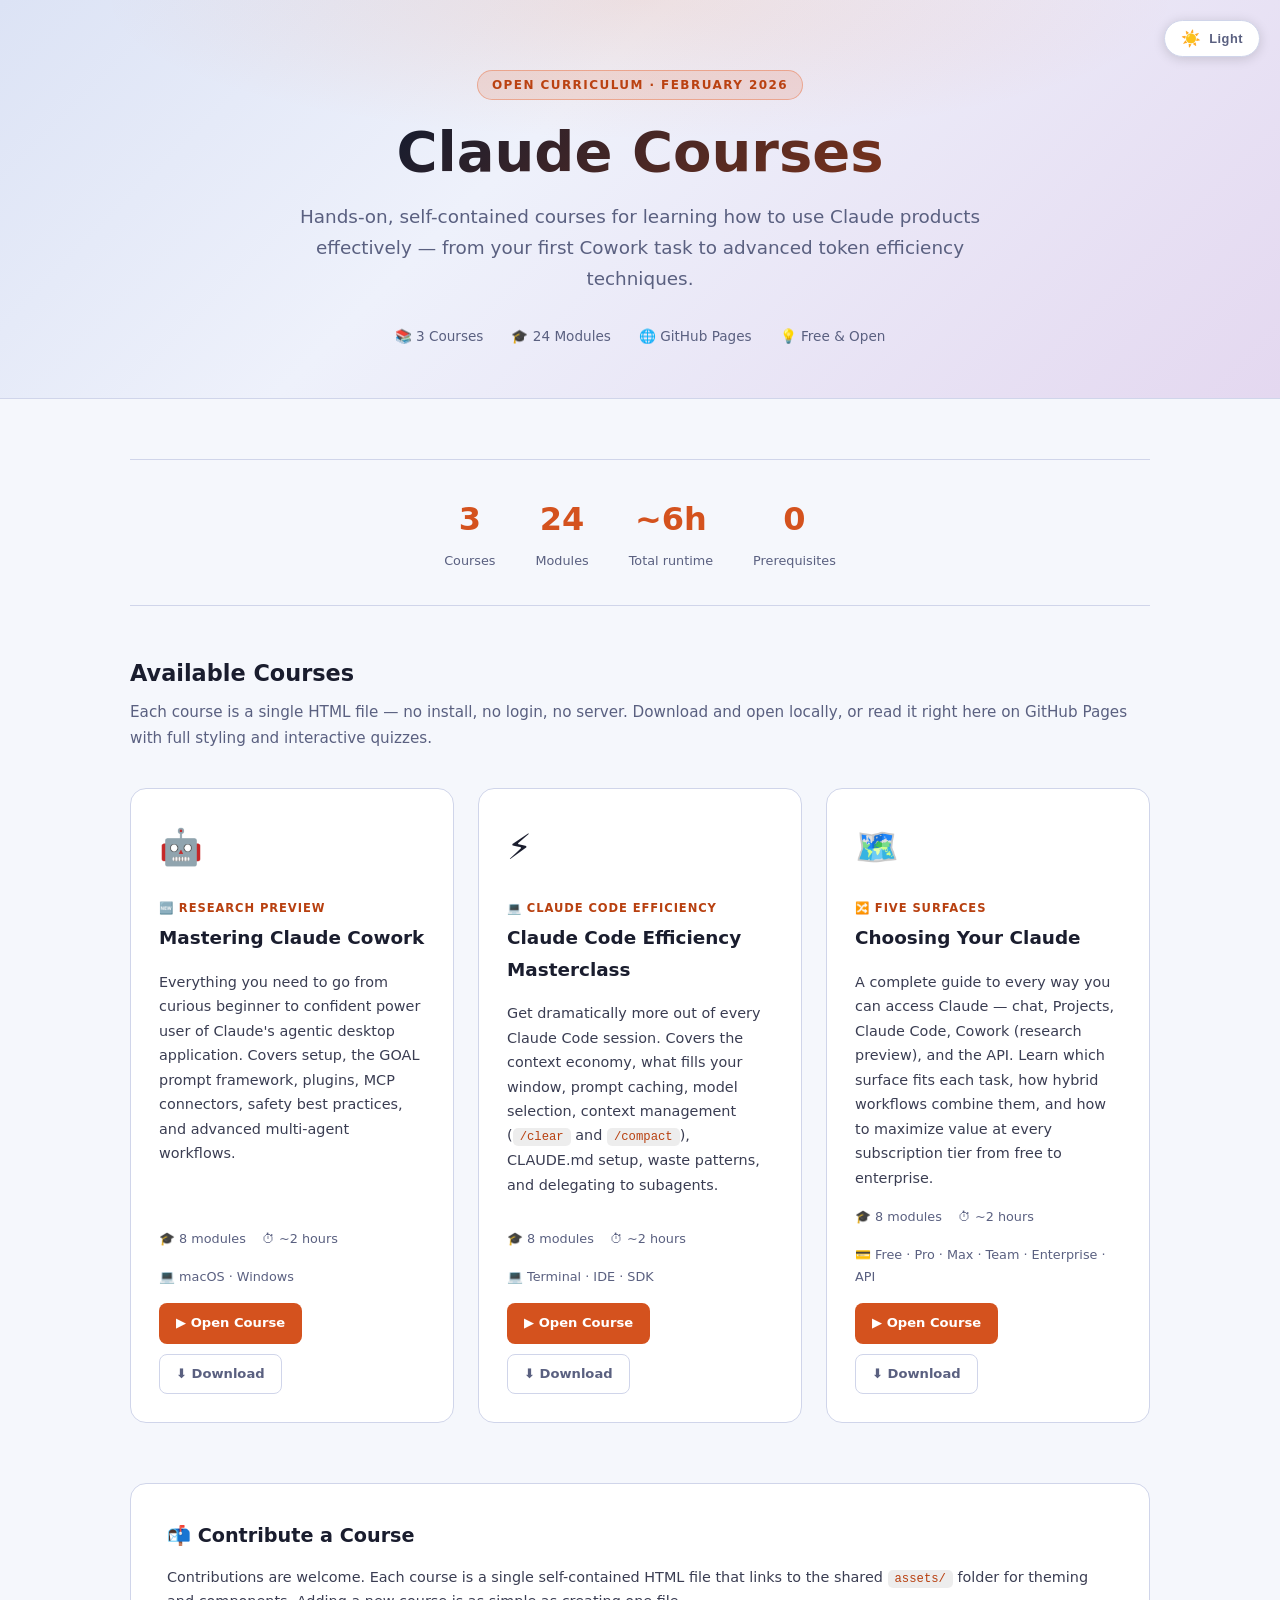
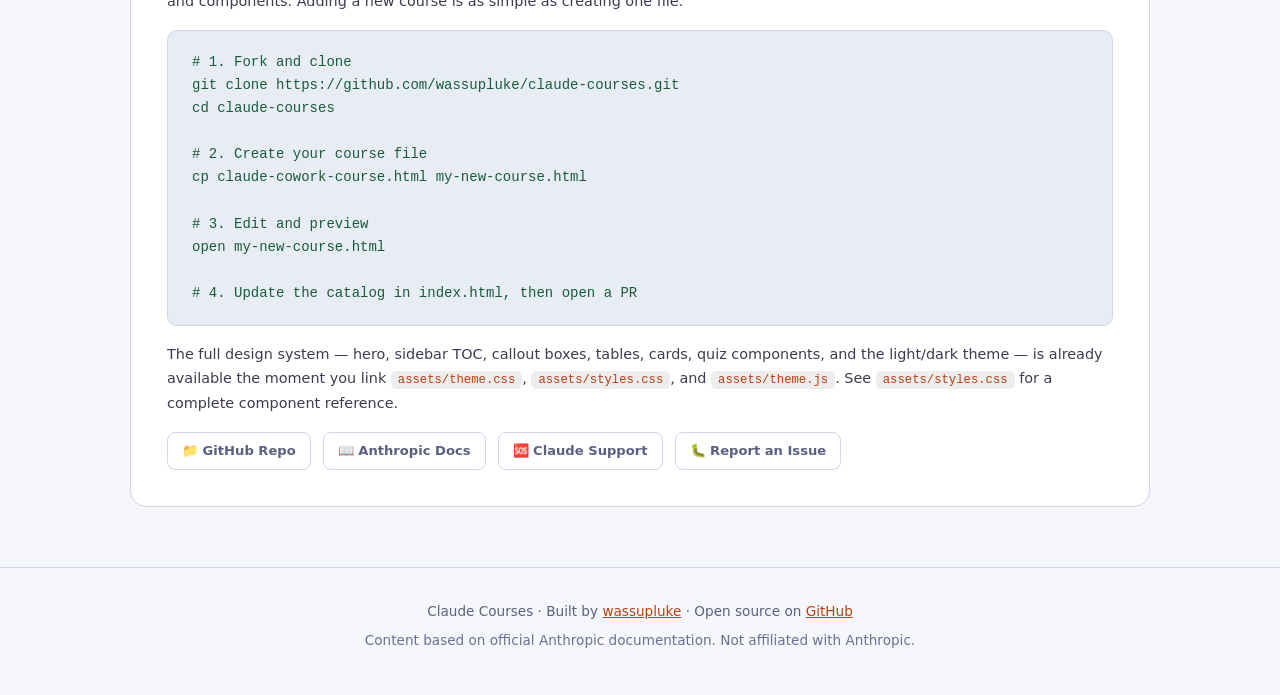
<file: index.html>
<!doctype html>
<html lang="en">
  <head>
    <meta charset="UTF-8" />
    <meta name="viewport" content="width=device-width, initial-scale=1.0" />
    <title>Claude Courses — Learn to use Claude effectively</title>
    <meta
      name="description"
      content="Hands-on courses for learning Claude — Cowork, token efficiency, Claude Code, and more. Each course is self-contained, interactive, and free."
    />
    <!-- Theme system loads before first paint to prevent flash of wrong theme -->
    <script src="assets/theme.js"></script>
    <link rel="stylesheet" href="assets/theme.css" />
    <link rel="stylesheet" href="assets/styles.css" />
  </head>
  <body class="index-page">
    <!-- THEME TOGGLE (shared component from styles.css + theme.js) -->
    <button
      class="theme-toggle"
      onclick="toggleTheme()"
      aria-label="Toggle light/dark mode"
    >
      <span class="toggle-icon" id="toggle-icon">☀️</span>
      <span class="toggle-label" id="toggle-label">Light</span>
    </button>

    <!-- HERO -->
    <div class="hero">
      <div class="badge">Open Curriculum · February 2026</div>
      <h1>Claude Courses</h1>
      <p class="subtitle">
        Hands-on, self-contained courses for learning how to use Claude products
        effectively — from your first Cowork task to advanced token efficiency
        techniques.
      </p>
      <div class="hero-meta">
        <span>📚 3 Courses</span>
        <span>🎓 24 Modules</span>
        <span>🌐 GitHub Pages</span>
        <span>💡 Free &amp; Open</span>
      </div>
    </div>

    <!-- MAIN CATALOG CONTENT -->
    <div class="catalog-section">
      <!-- STATS ROW -->
      <div class="stat-row">
        <div class="stat">
          <span class="stat-num">3</span>
          <span class="stat-label">Courses</span>
        </div>
        <div class="stat">
          <span class="stat-num">24</span>
          <span class="stat-label">Modules</span>
        </div>
        <div class="stat">
          <span class="stat-num">~6h</span>
          <span class="stat-label">Total runtime</span>
        </div>
        <div class="stat">
          <span class="stat-num">0</span>
          <span class="stat-label">Prerequisites</span>
        </div>
      </div>

      <!-- COURSE CATALOG -->
      <h2>Available Courses</h2>
      <p>
        Each course is a single HTML file — no install, no login, no server.
        Download and open locally, or read it right here on GitHub Pages with
        full styling and interactive quizzes.
      </p>

      <div class="catalog-grid">
        <!-- COURSE 1: Mastering Claude Cowork -->
        <div class="course-card">
          <div class="course-card-icon">🤖</div>
          <div>
            <div class="course-card-badge">🆕 Research Preview</div>
            <h3>Mastering Claude Cowork</h3>
          </div>
          <p>
            Everything you need to go from curious beginner to confident power
            user of Claude's agentic desktop application. Covers setup, the GOAL
            prompt framework, plugins, MCP connectors, safety best practices,
            and advanced multi-agent workflows.
          </p>
          <div class="course-meta">
            <span>🎓 8 modules</span>
            <span>⏱ ~2 hours</span>
            <span>💻 macOS · Windows</span>
          </div>
          <div class="course-links">
            <a class="btn btn-primary" href="claude-cowork-course.html"
              >▶ Open Course</a
            >
            <a
              class="btn btn-secondary"
              href="https://github.com/wassupluke/claude-courses/blob/main/claude-cowork-course.html"
              >⬇ Download</a
            >
          </div>
        </div>

        <!-- COURSE 2: Claude Code Efficiency Masterclass -->
        <div class="course-card">
          <div class="course-card-icon">⚡</div>
          <div>
            <div class="course-card-badge">💻 Claude Code Efficiency</div>
            <h3>Claude Code Efficiency Masterclass</h3>
          </div>
          <p>
            Get dramatically more out of every Claude Code session. Covers the
            context economy, what fills your window, prompt caching, model
            selection, context management (<code>/clear</code> and
            <code>/compact</code>), CLAUDE.md setup, waste patterns, and
            delegating to subagents.
          </p>
          <div class="course-meta">
            <span>🎓 8 modules</span>
            <span>⏱ ~2 hours</span>
            <span>💻 Terminal · IDE · SDK</span>
          </div>
          <div class="course-links">
            <a class="btn btn-primary" href="claude-efficiency-course.html"
              >▶ Open Course</a
            >
            <a
              class="btn btn-secondary"
              href="https://github.com/wassupluke/claude-courses/blob/main/claude-efficiency-course.html"
              >⬇ Download</a
            >
          </div>
        </div>

        <!-- COURSE 3: Choosing Your Claude -->
        <div class="course-card">
          <div class="course-card-icon">🗺️</div>
          <div>
            <div class="course-card-badge">🔀 Five Surfaces</div>
            <h3>Choosing Your Claude</h3>
          </div>
          <p>
            A complete guide to every way you can access Claude — chat,
            Projects, Claude Code, Cowork (research preview), and the API. Learn
            which surface fits each task, how hybrid workflows combine them, and
            how to maximize value at every subscription tier from free to
            enterprise.
          </p>
          <div class="course-meta">
            <span>🎓 8 modules</span>
            <span>⏱ ~2 hours</span>
            <span>💳 Free · Pro · Max · Team · Enterprise · API</span>
          </div>
          <div class="course-links">
            <a class="btn btn-primary" href="claude-choosing-course.html"
              >▶ Open Course</a
            >
            <a
              class="btn btn-secondary"
              href="https://github.com/wassupluke/claude-courses/blob/main/claude-choosing-course.html"
              >⬇ Download</a
            >
          </div>
        </div>
      </div>
      <!-- /.catalog-grid -->

      <!-- CONTRIBUTING -->
      <div class="contribute-section">
        <h2>📬 Contribute a Course</h2>
        <p>
          Contributions are welcome. Each course is a single self-contained HTML
          file that links to the shared <code>assets/</code> folder for theming
          and components. Adding a new course is as simple as creating one file.
        </p>
        <pre><code># 1. Fork and clone
git clone https://github.com/wassupluke/claude-courses.git
cd claude-courses

# 2. Create your course file
cp claude-cowork-course.html my-new-course.html

# 3. Edit and preview
open my-new-course.html

# 4. Update the catalog in index.html, then open a PR</code></pre>
        <p>
          The full design system — hero, sidebar TOC, callout boxes, tables,
          cards, quiz components, and the light/dark theme — is already
          available the moment you link <code>assets/theme.css</code>,
          <code>assets/styles.css</code>, and <code>assets/theme.js</code>. See
          <code>assets/styles.css</code> for a complete component reference.
        </p>
        <div class="resource-links">
          <a
            class="resource-link"
            href="https://github.com/wassupluke/claude-courses"
            >📁 GitHub Repo</a
          >
          <a class="resource-link" href="https://docs.anthropic.com"
            >📖 Anthropic Docs</a
          >
          <a class="resource-link" href="https://support.claude.com"
            >🆘 Claude Support</a
          >
          <a
            class="resource-link"
            href="https://github.com/wassupluke/claude-courses/issues"
            >🐛 Report an Issue</a
          >
        </div>
      </div>
    </div>
    <!-- /.catalog-section -->

    <footer>
      <p>
        Claude Courses · Built by
        <a href="https://github.com/wassupluke">wassupluke</a> · Open source on
        <a href="https://github.com/wassupluke/claude-courses">GitHub</a>
      </p>
      <p class="footer-sub">
        Content based on official Anthropic documentation. Not affiliated with
        Anthropic.
      </p>
    </footer>
  </body>
</html>
</file>
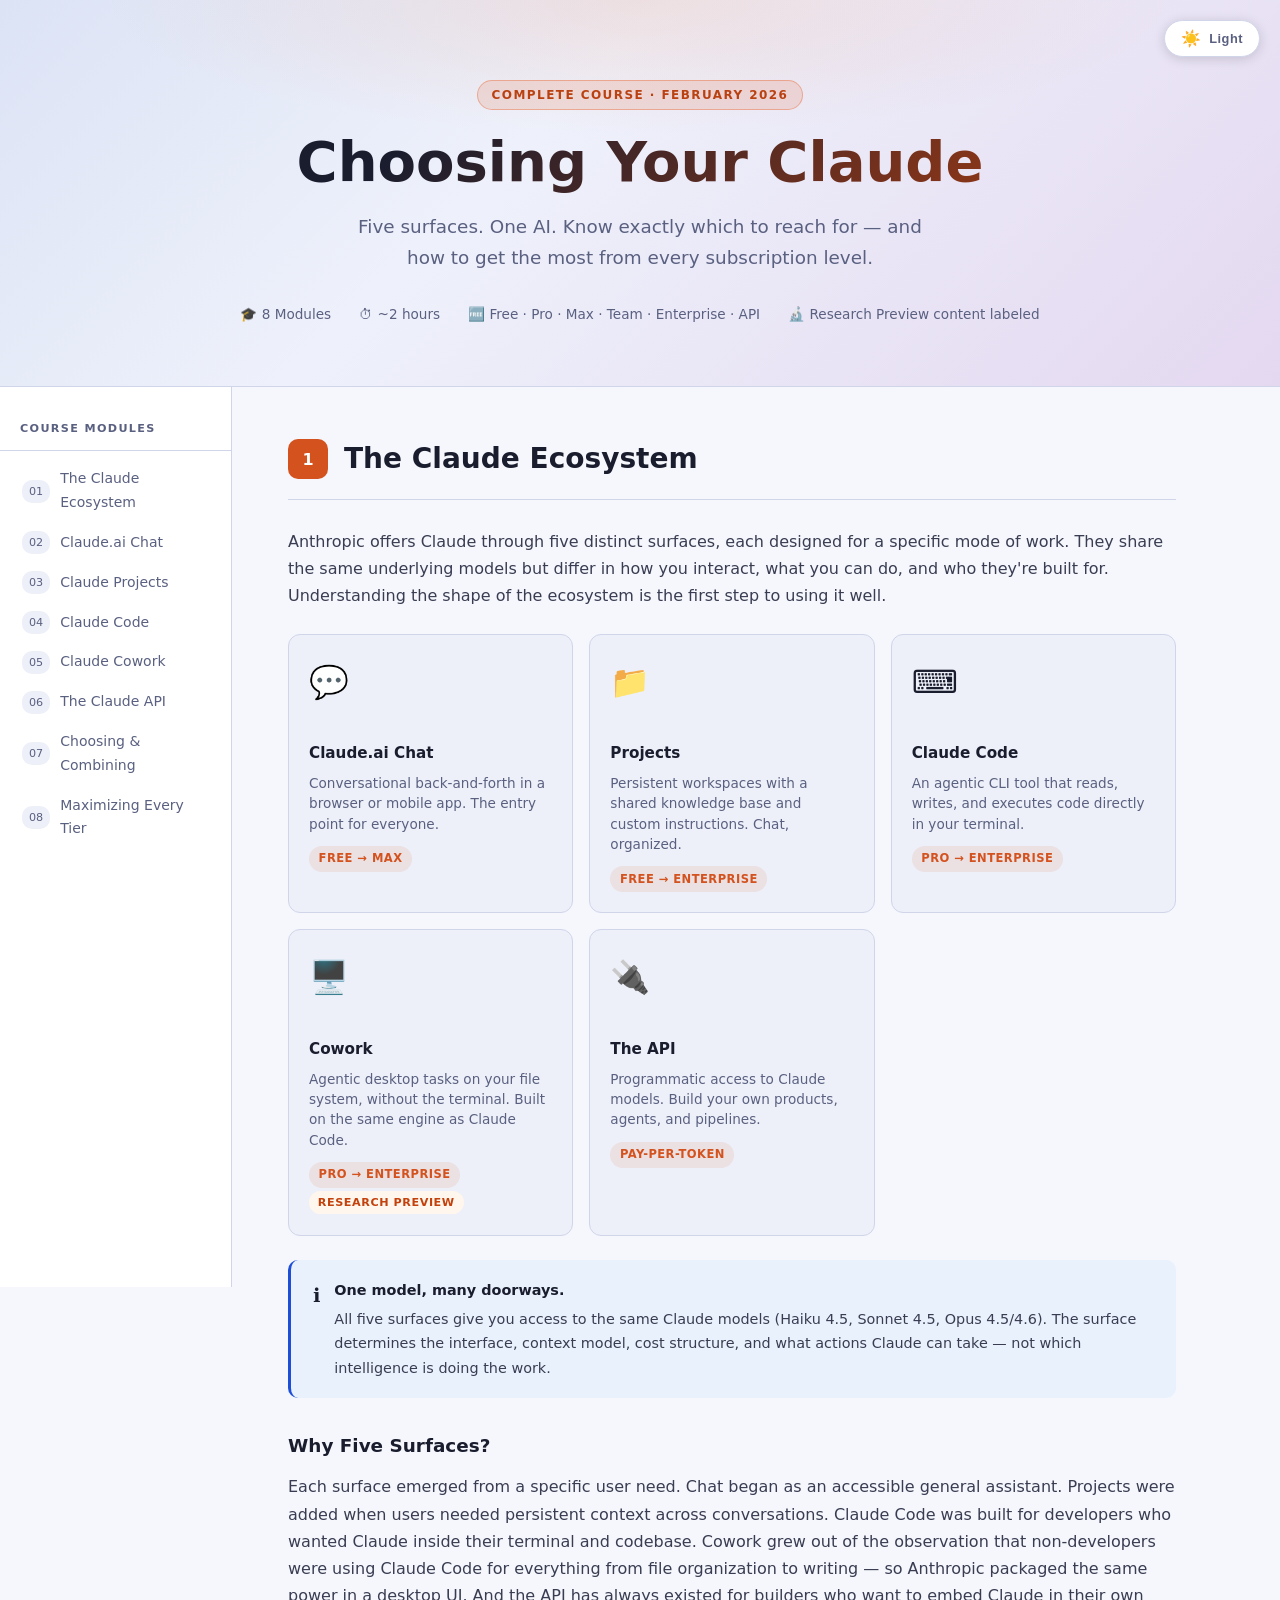
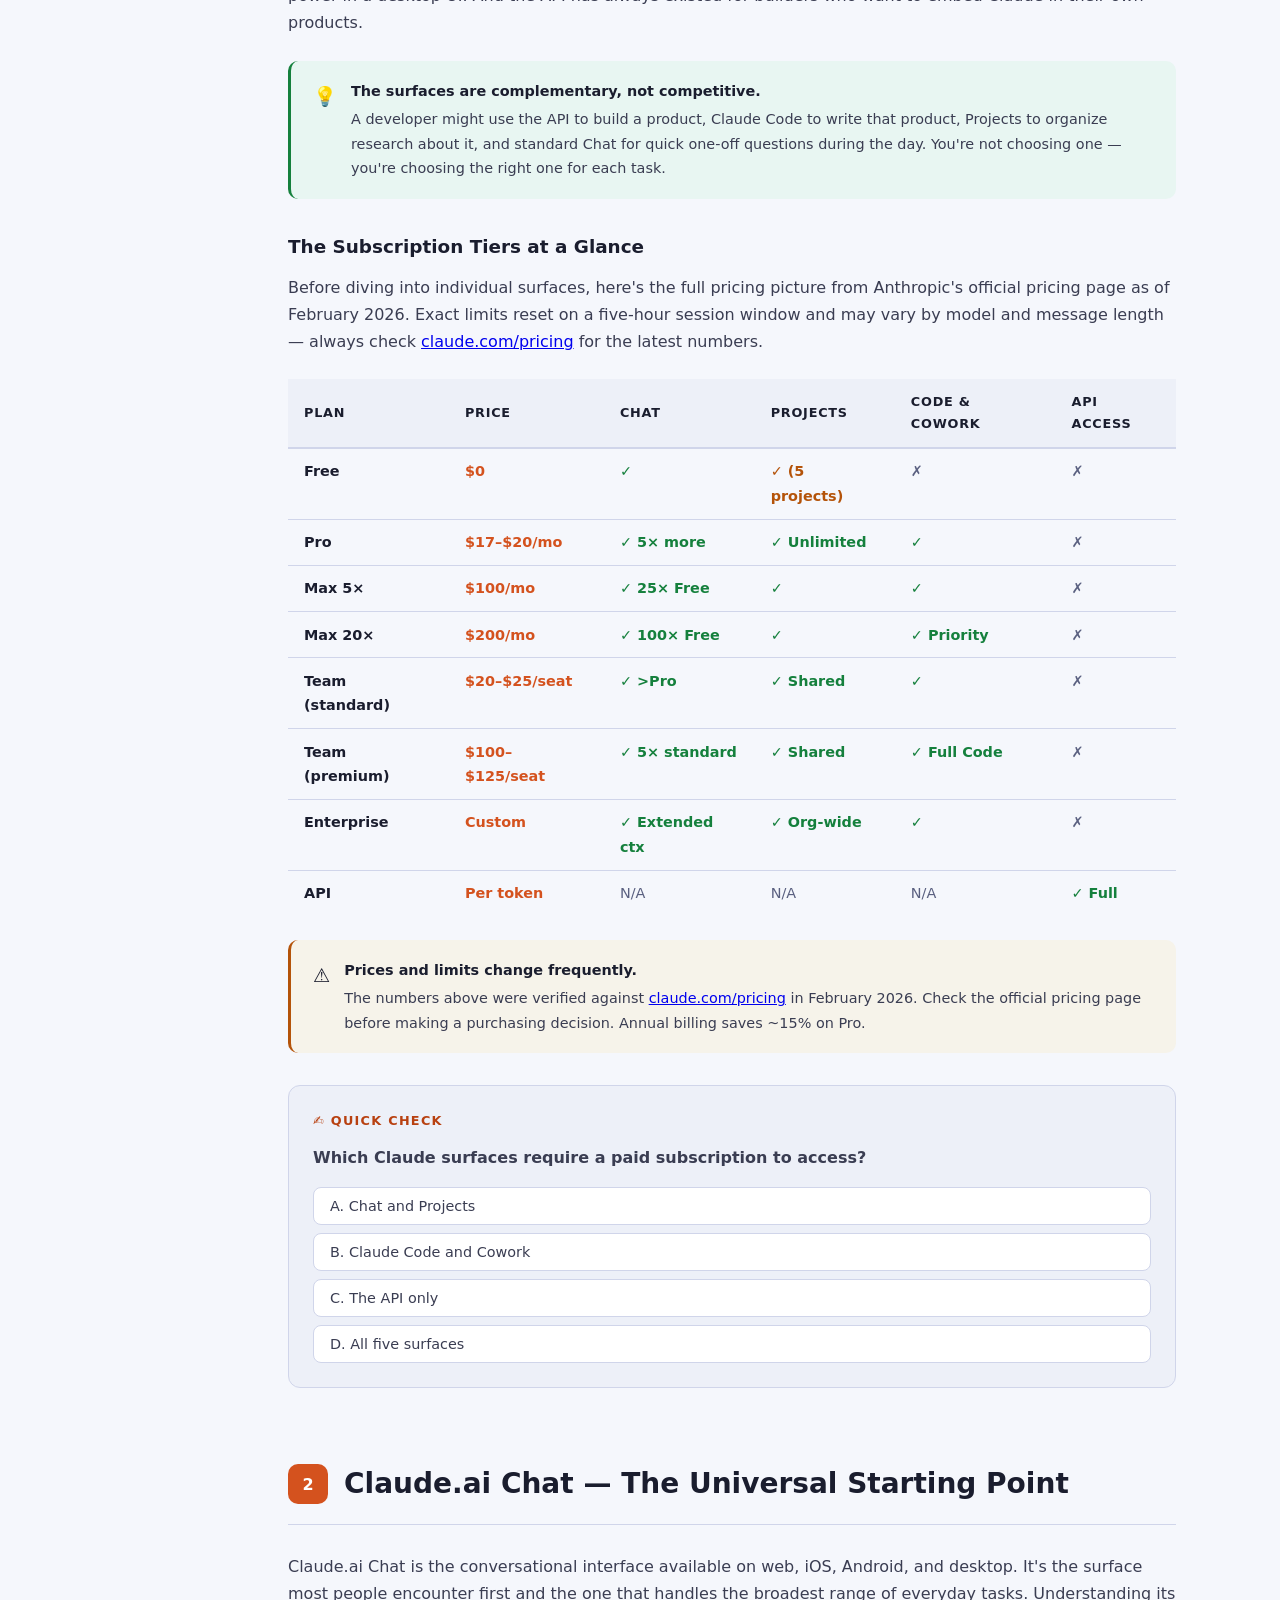
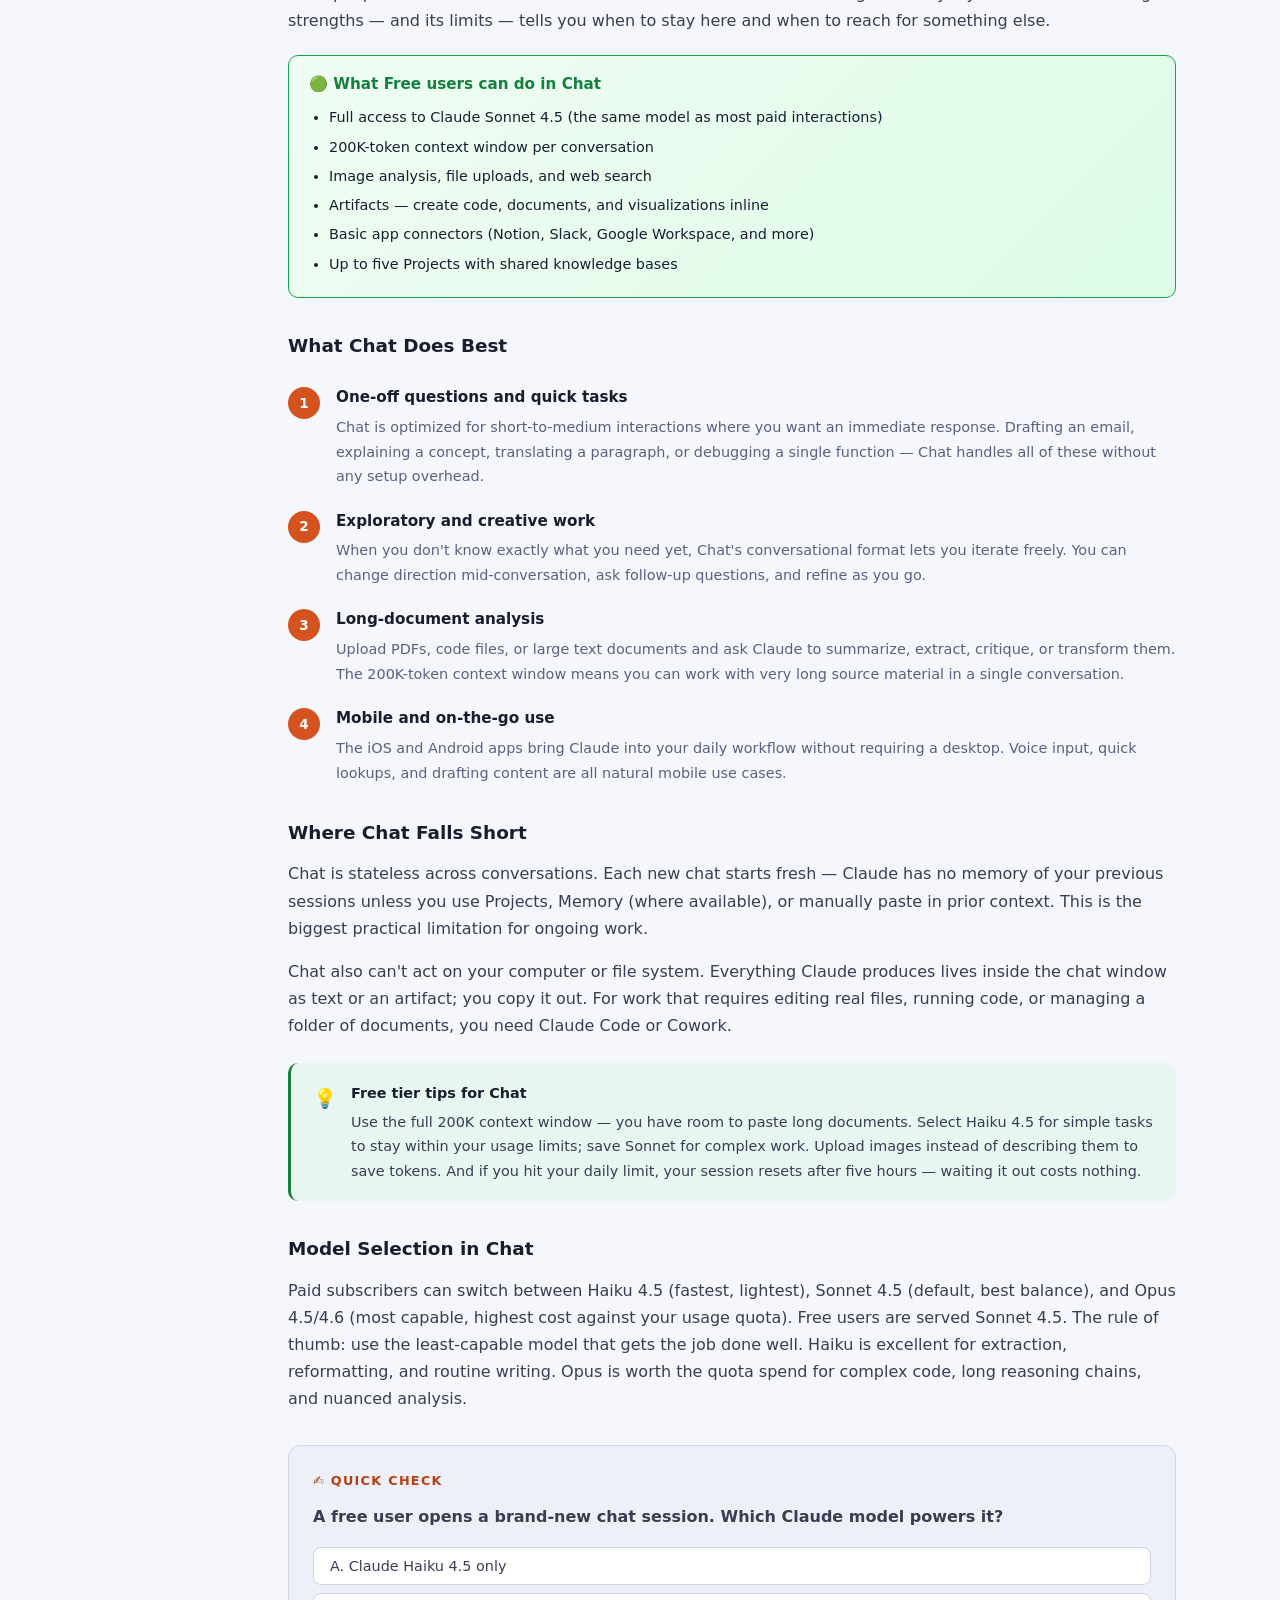
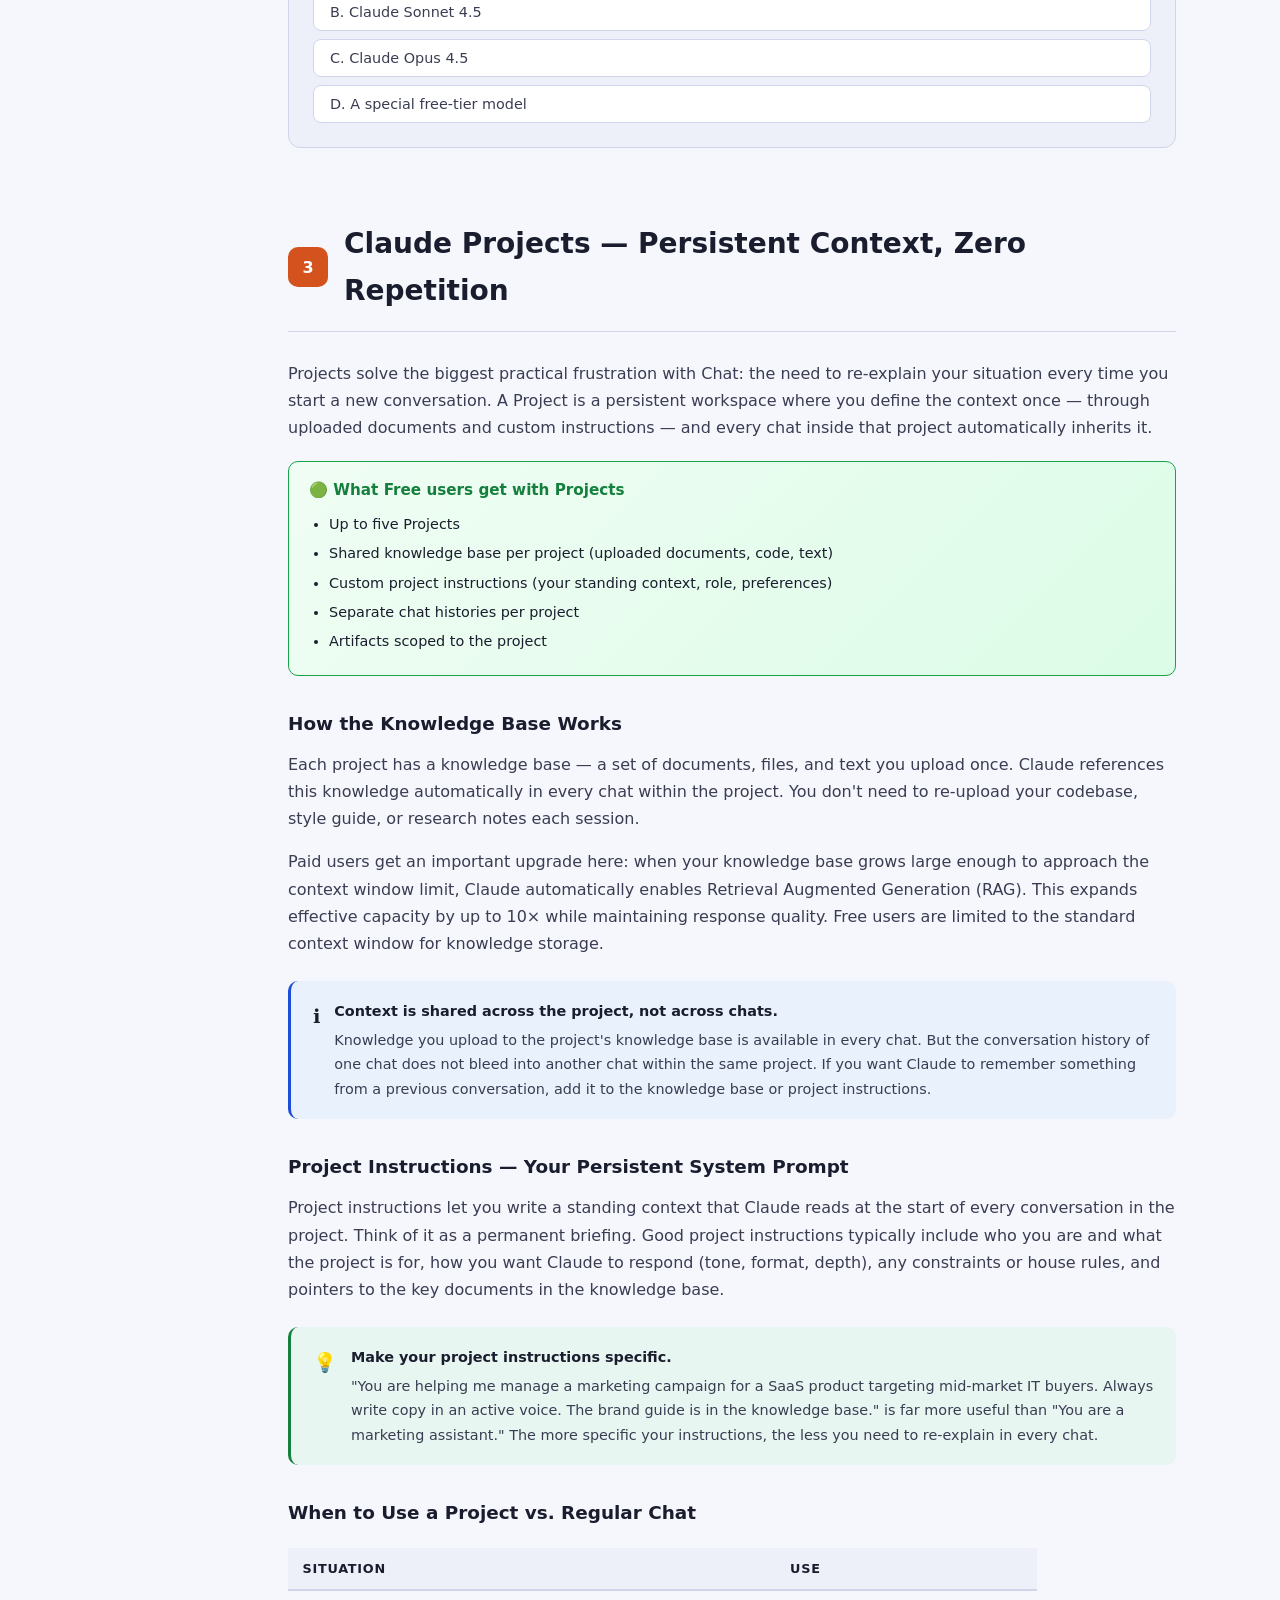
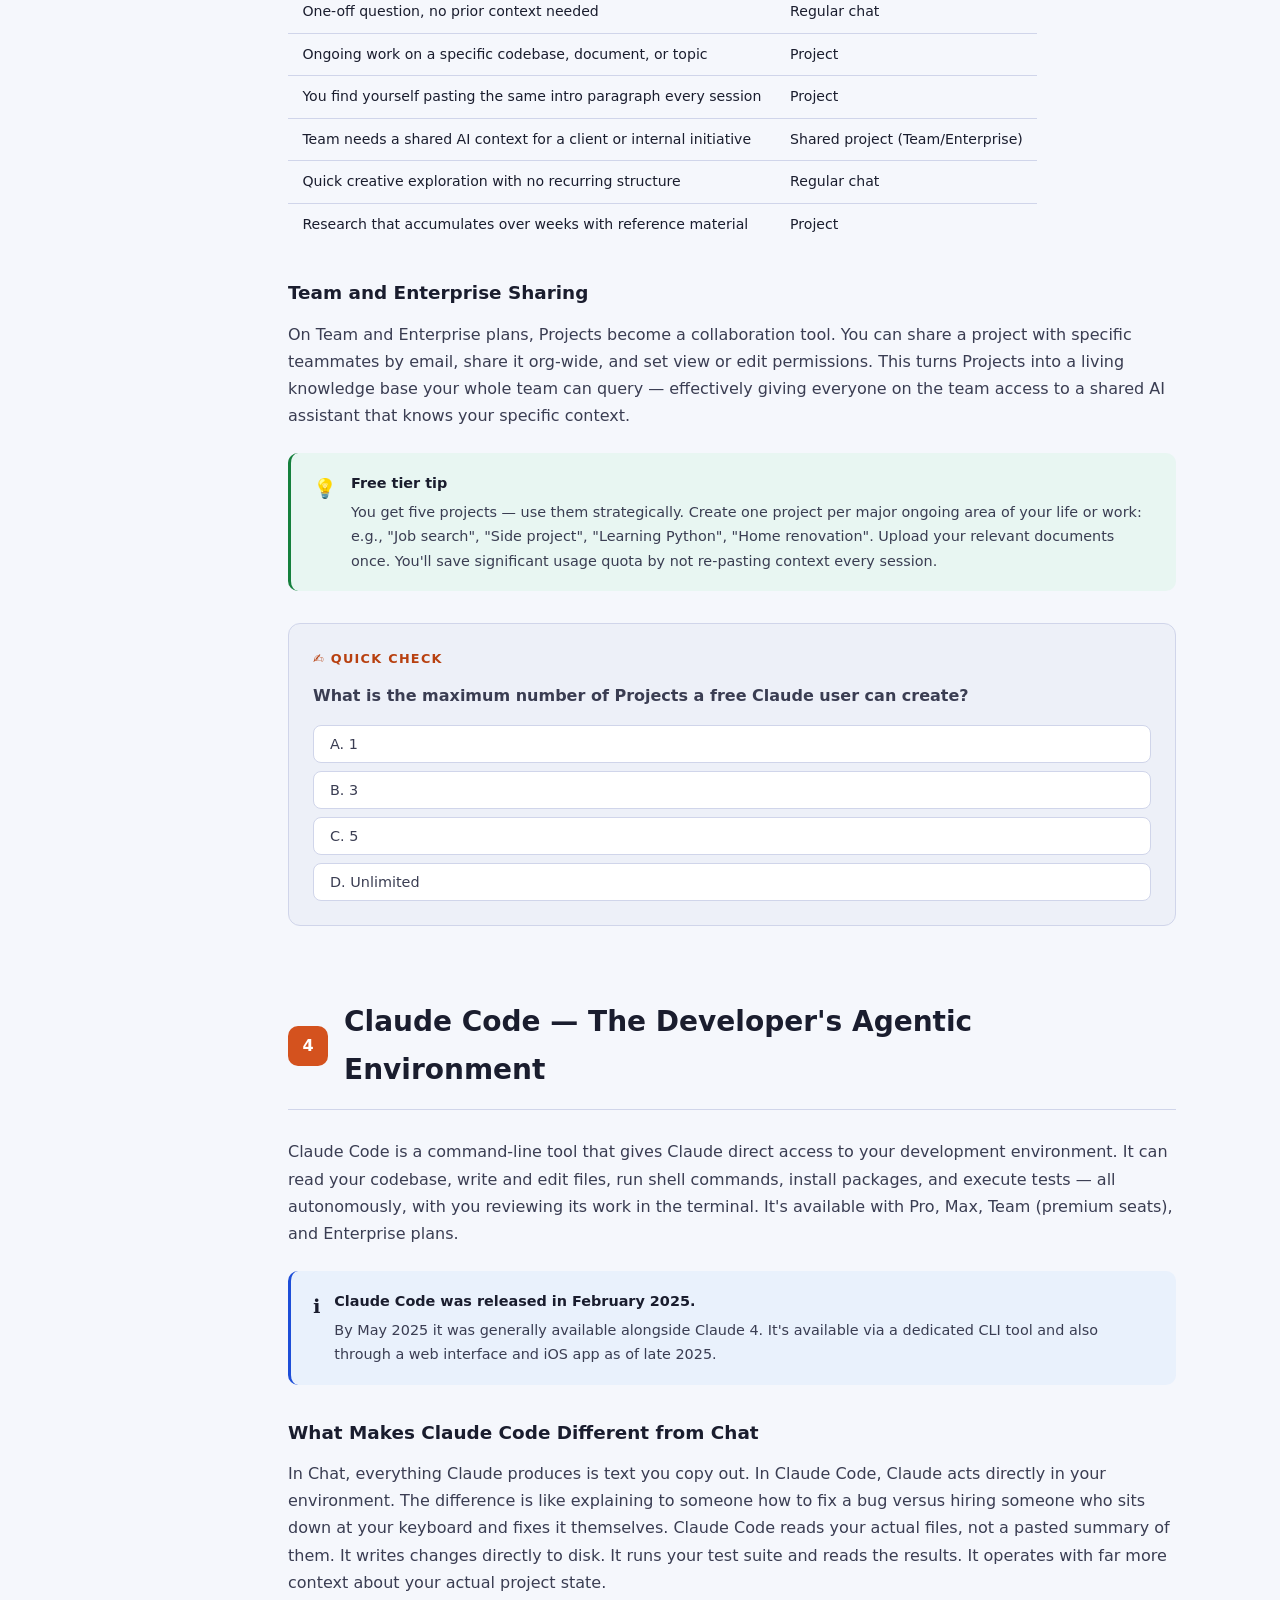
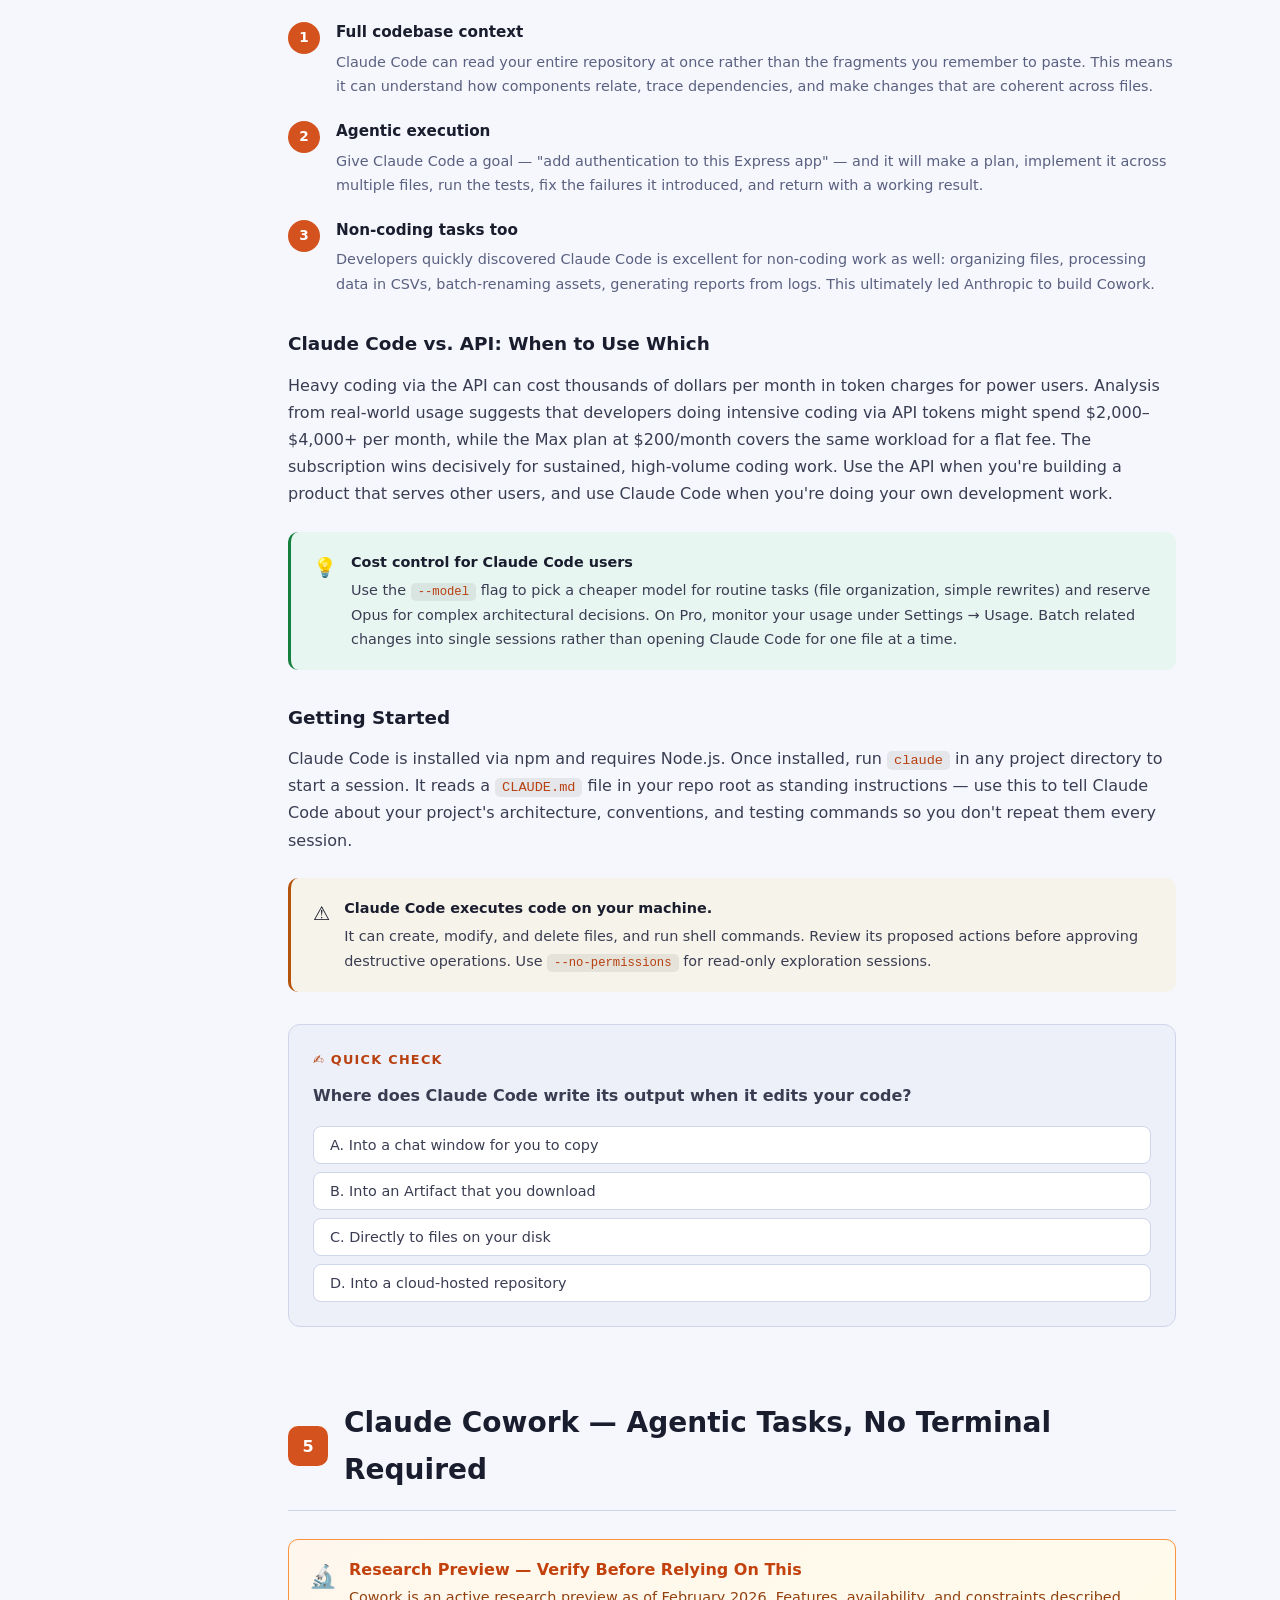
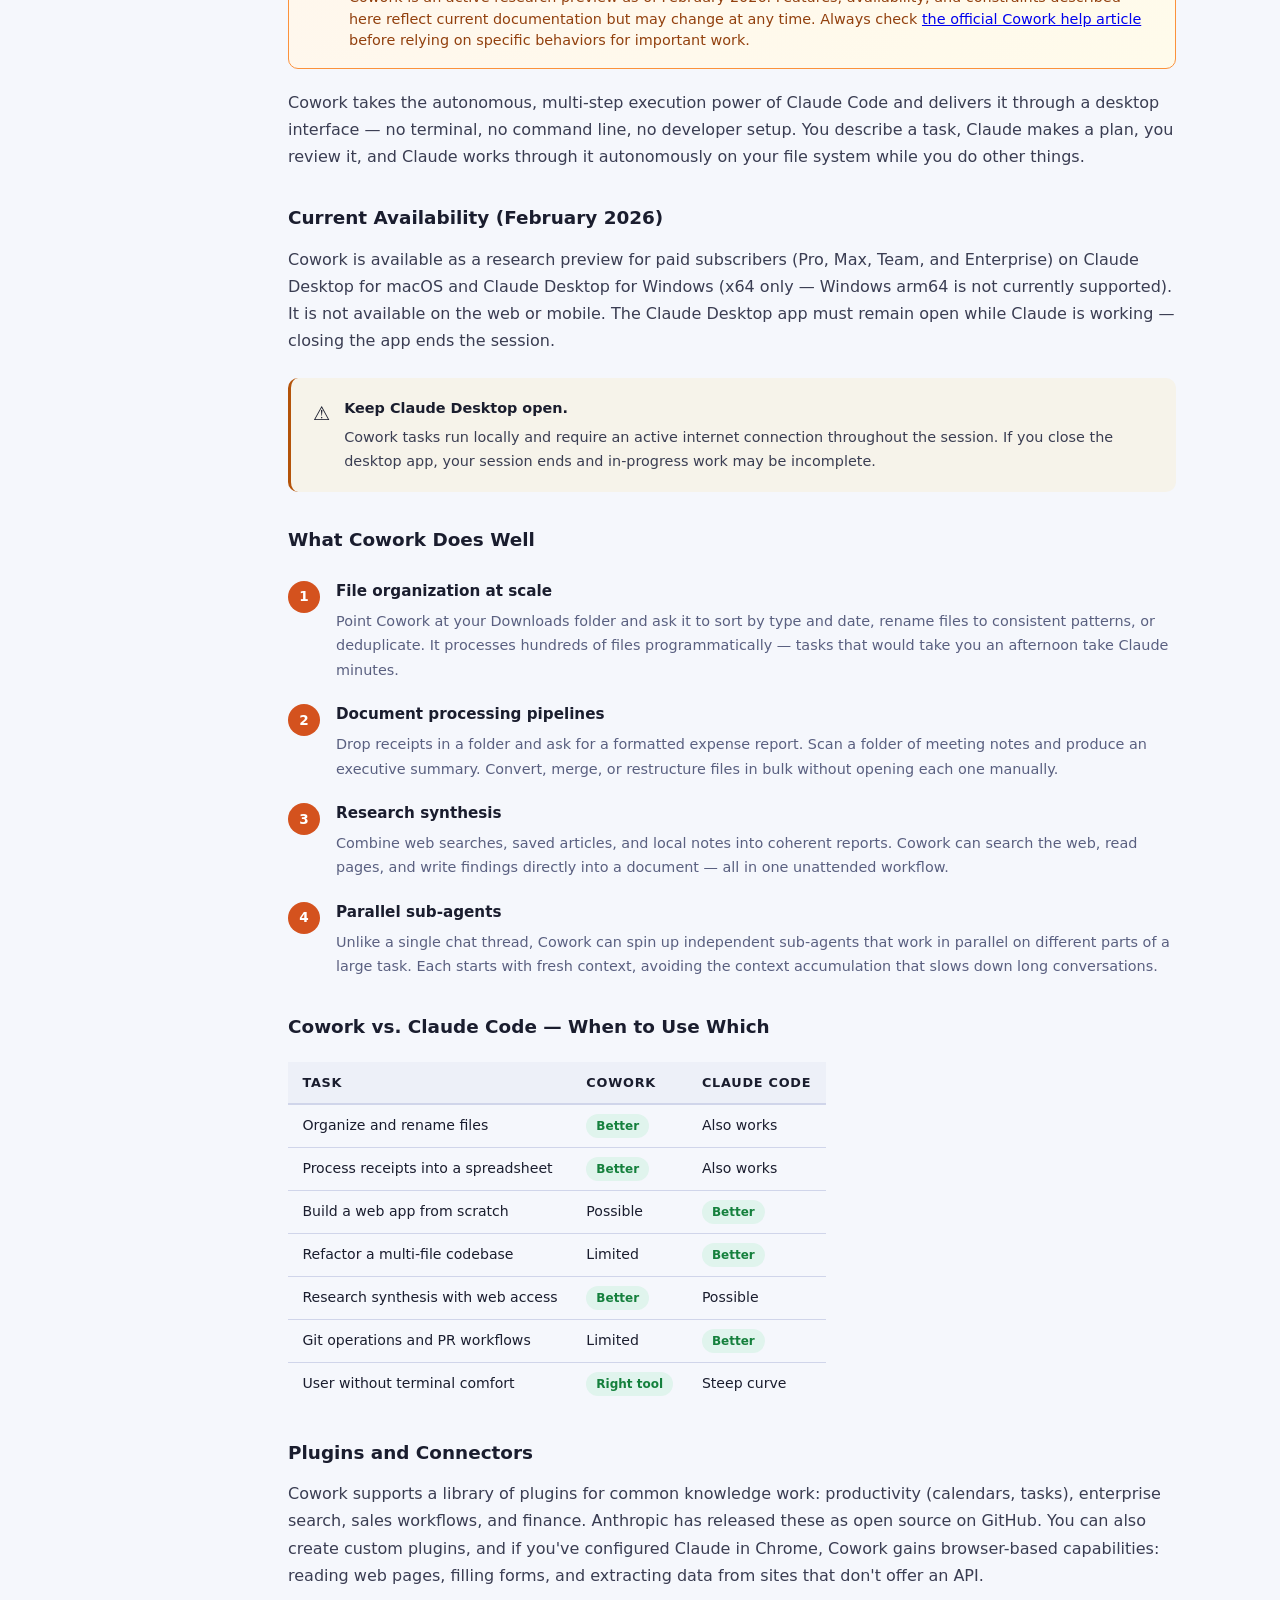
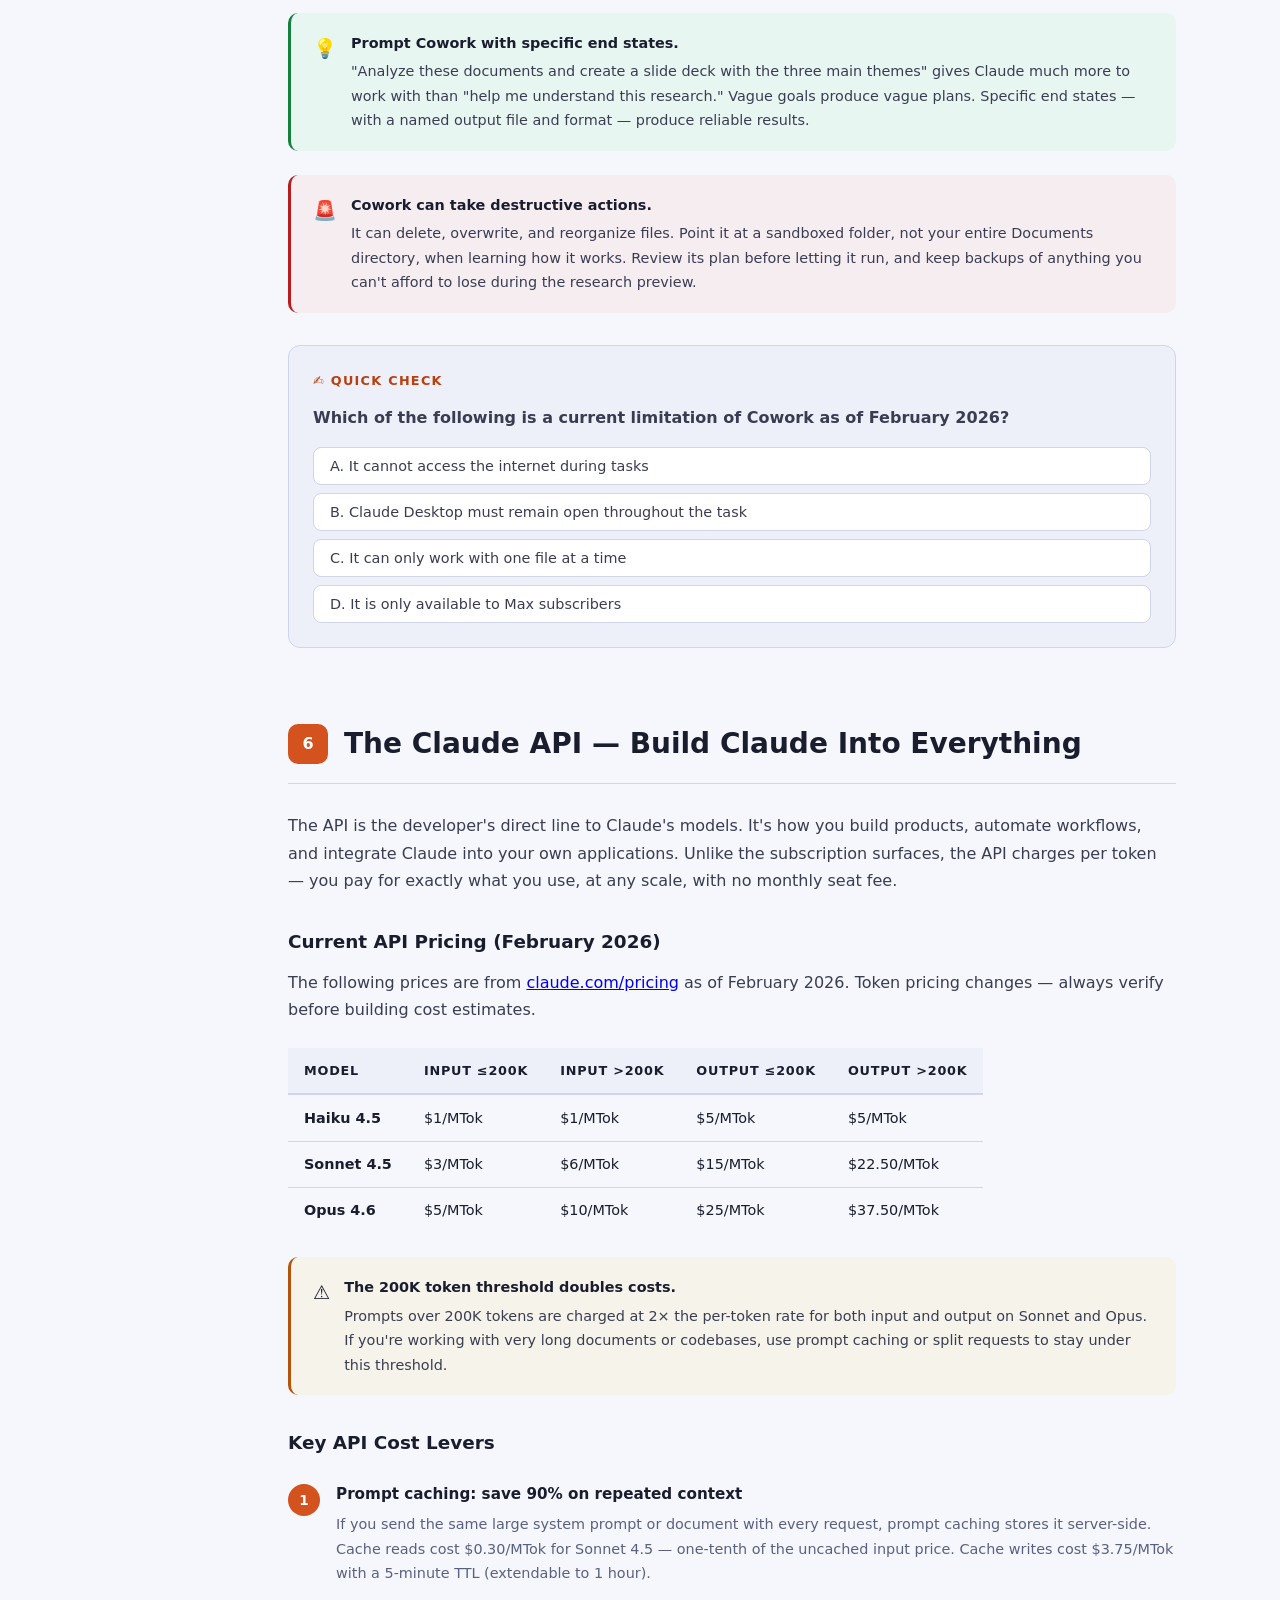
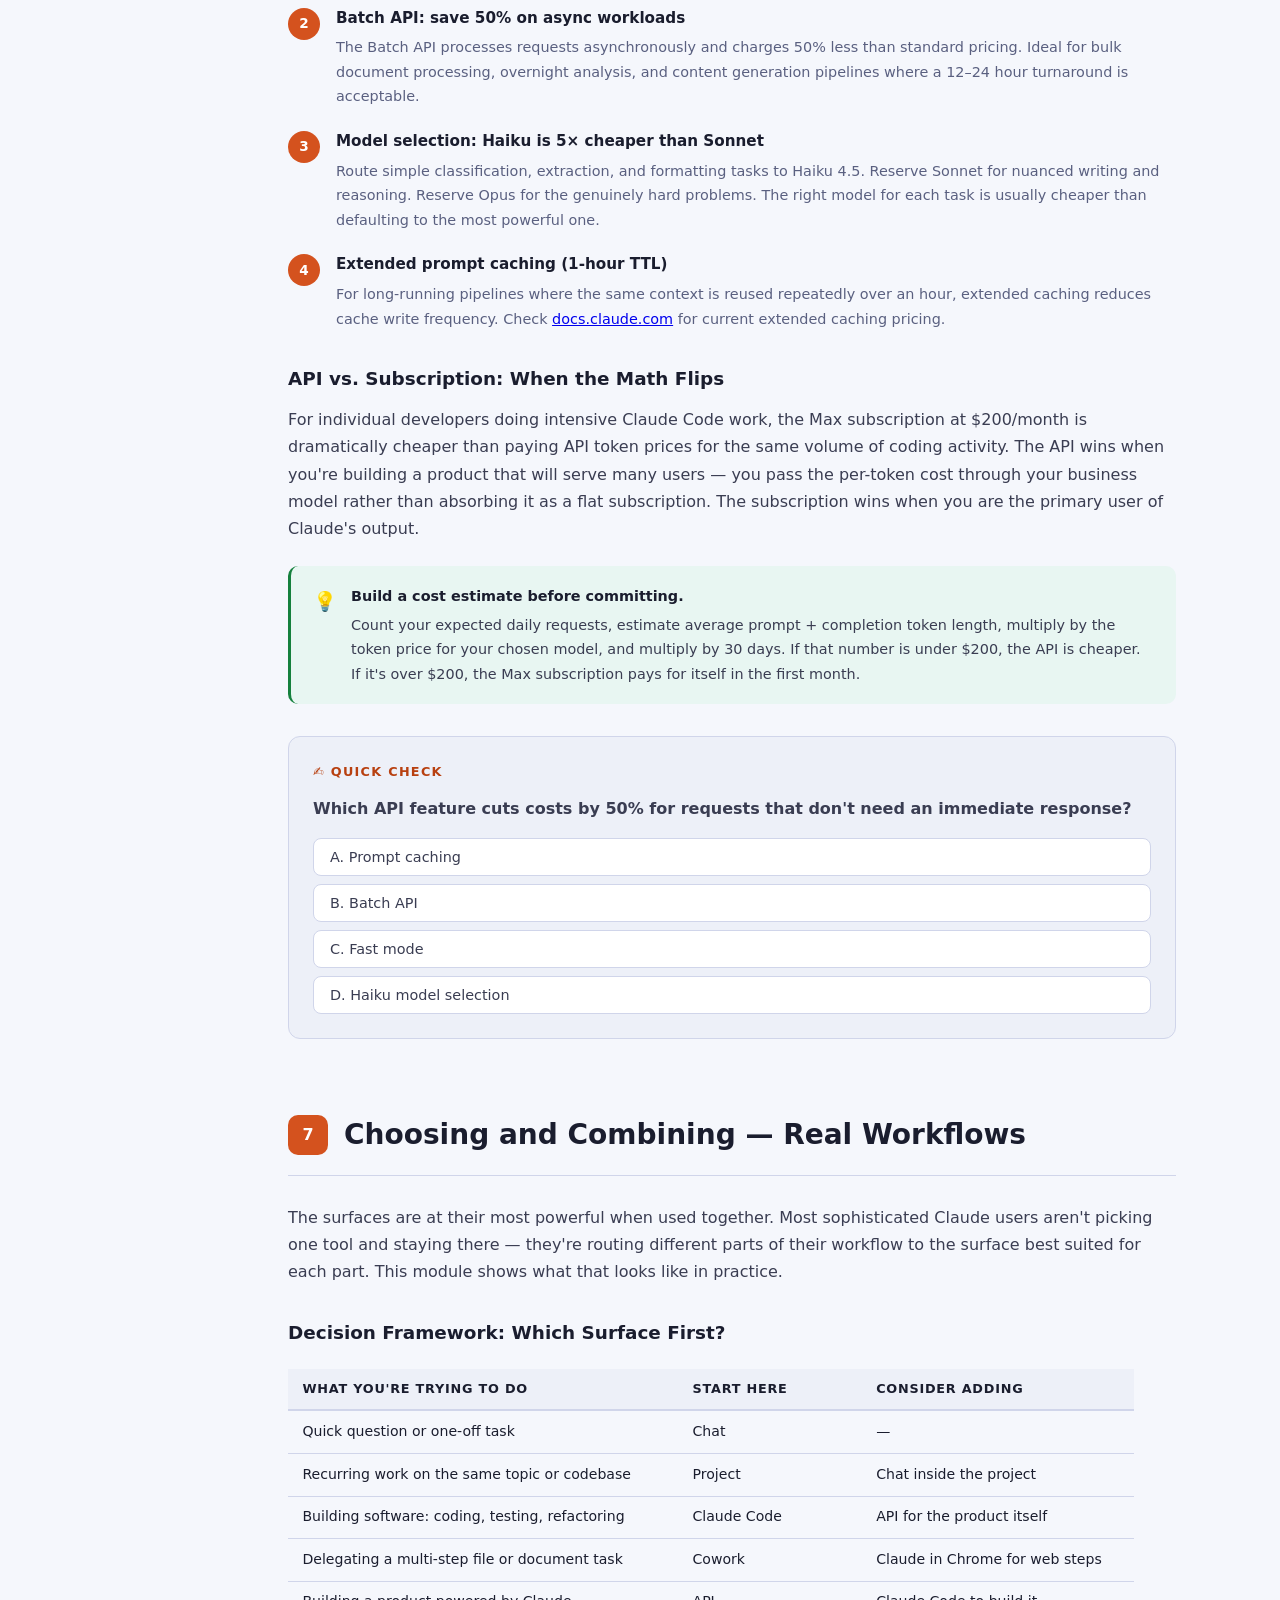
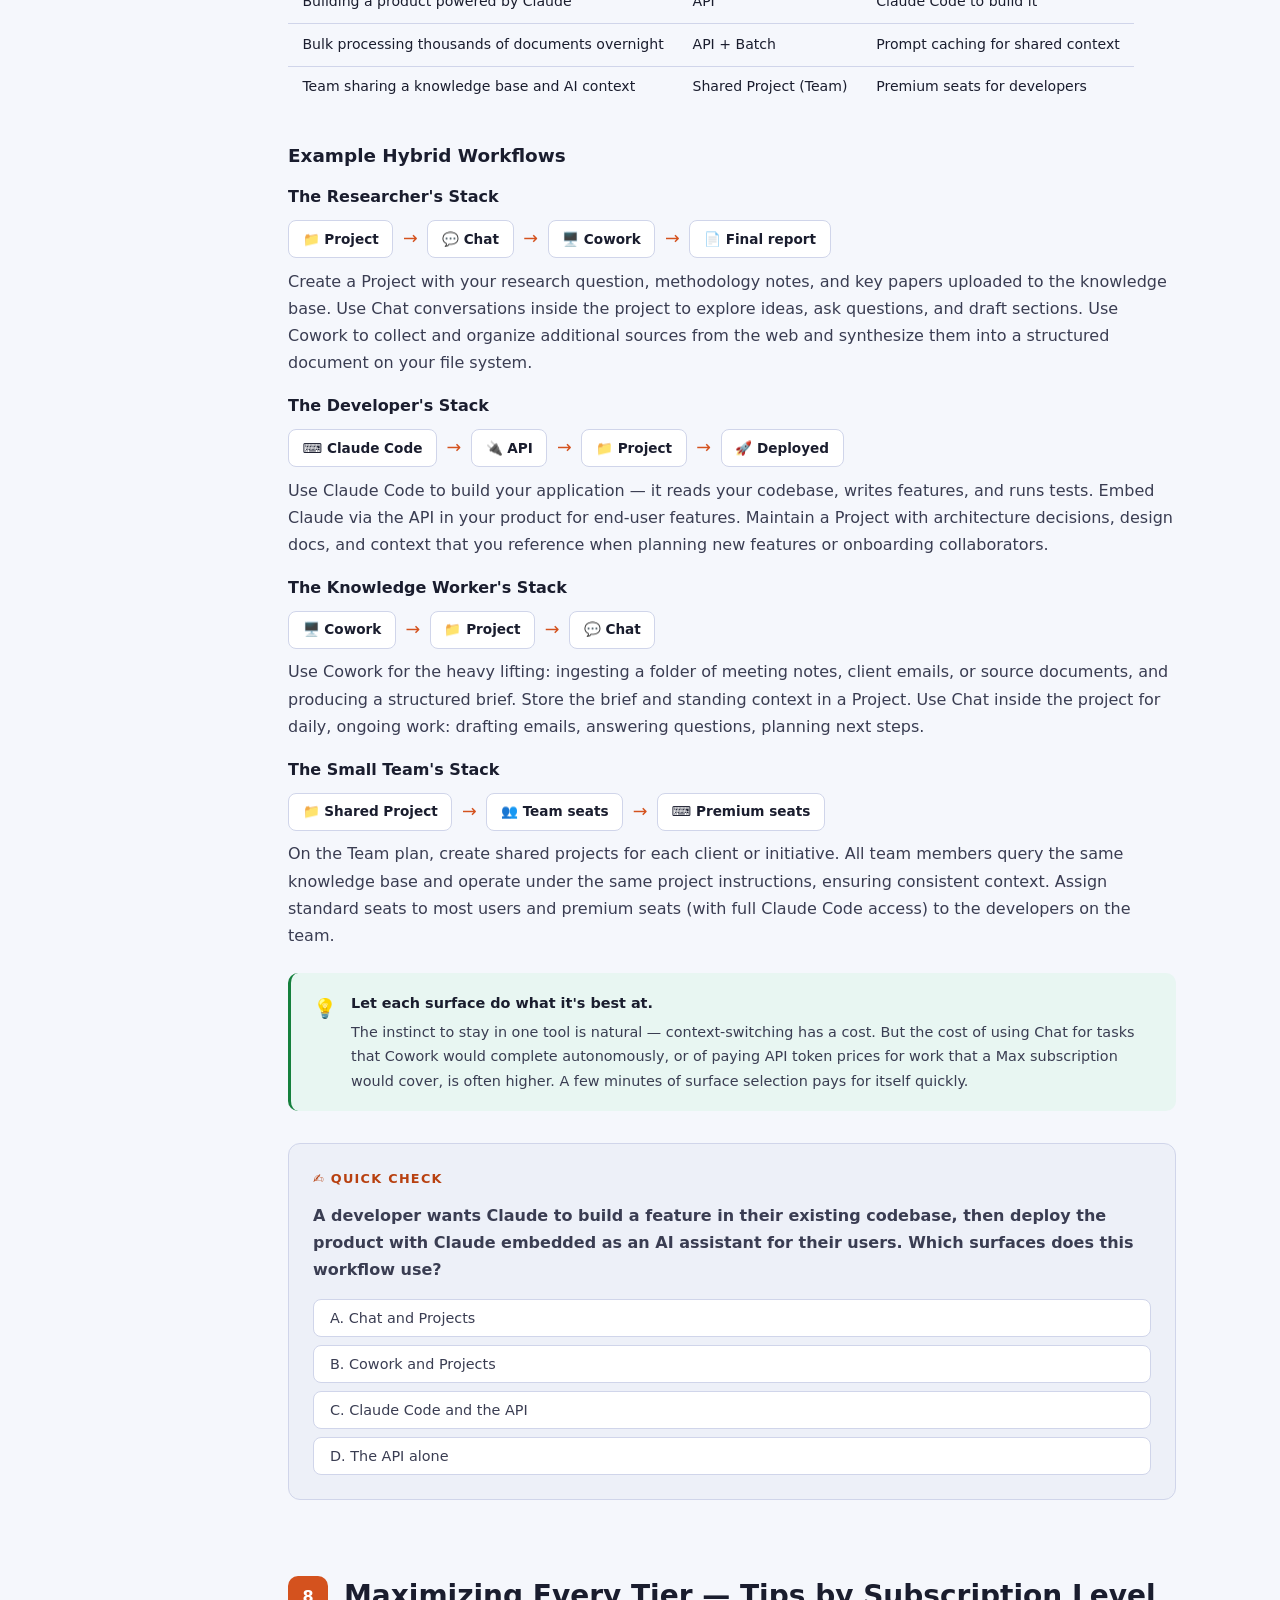
<file: claude-choosing-course.html>
<!doctype html>
<html lang="en">
  <head>
    <meta charset="UTF-8" />
    <meta name="viewport" content="width=device-width, initial-scale=1.0" />
    <title>Choosing Your Claude — Claude Courses</title>
    <meta
      name="description"
      content="Choosing Your Claude — A complete guide to Claude.ai chat, Projects, Claude Code, Cowork, and the API. Learn which surface fits every task, and how to maximize value at every subscription tier."
    />
    <!-- Theme system must load before first paint to avoid flash of wrong theme -->
    <script src="assets/theme.js"></script>
    <link rel="stylesheet" href="assets/theme.css" />
    <link rel="stylesheet" href="assets/styles.css" />
  </head>
  <body>
    <!-- THEME TOGGLE -->
    <button
      class="theme-toggle"
      onclick="toggleTheme()"
      aria-label="Toggle light/dark mode"
    >
      <span class="toggle-icon" id="toggle-icon">☀️</span>
      <span class="toggle-label" id="toggle-label">Light</span>
    </button>

    <!-- HERO -->
    <div class="hero">
      <div class="badge">Complete Course · February 2026</div>
      <h1>Choosing Your Claude</h1>
      <p class="subtitle">
        Five surfaces. One AI. Know exactly which to reach for — and how to get
        the most from every subscription level.
      </p>
      <div class="hero-meta">
        <span>🎓 8 Modules</span>
        <span>⏱ ~2 hours</span>
        <span>🆓 Free · Pro · Max · Team · Enterprise · API</span>
        <span>🔬 Research Preview content labeled</span>
      </div>
    </div>

    <div class="layout">
      <!-- SIDEBAR TOC -->
      <nav class="toc">
        <h3>Course Modules</h3>
        <a href="#m1"><span class="toc-num">01</span> The Claude Ecosystem</a>
        <a href="#m2"><span class="toc-num">02</span> Claude.ai Chat</a>
        <a href="#m3"><span class="toc-num">03</span> Claude Projects</a>
        <a href="#m4"><span class="toc-num">04</span> Claude Code</a>
        <a href="#m5"><span class="toc-num">05</span> Claude Cowork</a>
        <a href="#m6"><span class="toc-num">06</span> The Claude API</a>
        <a href="#m7"
          ><span class="toc-num">07</span> Choosing &amp; Combining</a
        >
        <a href="#m8"><span class="toc-num">08</span> Maximizing Every Tier</a>
      </nav>

      <!-- MAIN -->
      <main class="content">
        <!-- MODULE 1 -->
        <section class="section" id="m1">
          <div class="section-header">
            <div class="section-num">1</div>
            <h2>The Claude Ecosystem</h2>
          </div>

          <p>
            Anthropic offers Claude through five distinct surfaces, each
            designed for a specific mode of work. They share the same underlying
            models but differ in how you interact, what you can do, and who
            they're built for. Understanding the shape of the ecosystem is the
            first step to using it well.
          </p>

          <div class="card-grid">
            <div class="card">
              <span class="surface-icon">💬</span>
              <h3>Claude.ai Chat</h3>
              <p>
                Conversational back-and-forth in a browser or mobile app. The
                entry point for everyone.
              </p>
              <span class="surface-tier">Free → Max</span>
            </div>
            <div class="card">
              <span class="surface-icon">📁</span>
              <h3>Projects</h3>
              <p>
                Persistent workspaces with a shared knowledge base and custom
                instructions. Chat, organized.
              </p>
              <span class="surface-tier">Free → Enterprise</span>
            </div>
            <div class="card">
              <span class="surface-icon">⌨️</span>
              <h3>Claude Code</h3>
              <p>
                An agentic CLI tool that reads, writes, and executes code
                directly in your terminal.
              </p>
              <span class="surface-tier">Pro → Enterprise</span>
            </div>
            <div class="card">
              <span class="surface-icon">🖥️</span>
              <h3>Cowork</h3>
              <p>
                Agentic desktop tasks on your file system, without the terminal.
                Built on the same engine as Claude Code.
              </p>
              <span class="surface-tier">Pro → Enterprise</span>
              <span class="badge badge-preview">Research Preview</span>
            </div>
            <div class="card">
              <span class="surface-icon">🔌</span>
              <h3>The API</h3>
              <p>
                Programmatic access to Claude models. Build your own products,
                agents, and pipelines.
              </p>
              <span class="surface-tier">Pay-per-token</span>
            </div>
          </div>

          <div class="callout info">
            <div class="callout-icon">ℹ️</div>
            <div class="callout-body">
              <strong>One model, many doorways.</strong>
              <p>
                All five surfaces give you access to the same Claude models
                (Haiku 4.5, Sonnet 4.5, Opus 4.5/4.6). The surface determines
                the interface, context model, cost structure, and what actions
                Claude can take — not which intelligence is doing the work.
              </p>
            </div>
          </div>

          <h3>Why Five Surfaces?</h3>
          <p>
            Each surface emerged from a specific user need. Chat began as an
            accessible general assistant. Projects were added when users needed
            persistent context across conversations. Claude Code was built for
            developers who wanted Claude inside their terminal and codebase.
            Cowork grew out of the observation that non-developers were using
            Claude Code for everything from file organization to writing — so
            Anthropic packaged the same power in a desktop UI. And the API has
            always existed for builders who want to embed Claude in their own
            products.
          </p>

          <div class="callout tip">
            <div class="callout-icon">💡</div>
            <div class="callout-body">
              <strong>The surfaces are complementary, not competitive.</strong>
              <p>
                A developer might use the API to build a product, Claude Code to
                write that product, Projects to organize research about it, and
                standard Chat for quick one-off questions during the day. You're
                not choosing one — you're choosing the right one for each task.
              </p>
            </div>
          </div>

          <h3>The Subscription Tiers at a Glance</h3>
          <p>
            Before diving into individual surfaces, here's the full pricing
            picture from Anthropic's official pricing page as of February 2026.
            Exact limits reset on a five-hour session window and may vary by
            model and message length — always check
            <a href="https://claude.com/pricing" target="_blank" rel="noopener"
              >claude.com/pricing</a
            >
            for the latest numbers.
          </p>

          <table class="plan-table">
            <thead>
              <tr>
                <th>Plan</th>
                <th>Price</th>
                <th>Chat</th>
                <th>Projects</th>
                <th>Code &amp; Cowork</th>
                <th>API Access</th>
              </tr>
            </thead>
            <tbody>
              <tr>
                <td><span class="plan-name">Free</span></td>
                <td><span class="plan-price">$0</span></td>
                <td class="check">✓</td>
                <td class="partial">✓ (5 projects)</td>
                <td class="cross">✗</td>
                <td class="cross">✗</td>
              </tr>
              <tr>
                <td><span class="plan-name">Pro</span></td>
                <td><span class="plan-price">$17–$20/mo</span></td>
                <td class="check">✓ 5× more</td>
                <td class="check">✓ Unlimited</td>
                <td class="check">✓</td>
                <td class="cross">✗</td>
              </tr>
              <tr>
                <td><span class="plan-name">Max 5×</span></td>
                <td><span class="plan-price">$100/mo</span></td>
                <td class="check">✓ 25× Free</td>
                <td class="check">✓</td>
                <td class="check">✓</td>
                <td class="cross">✗</td>
              </tr>
              <tr>
                <td><span class="plan-name">Max 20×</span></td>
                <td><span class="plan-price">$200/mo</span></td>
                <td class="check">✓ 100× Free</td>
                <td class="check">✓</td>
                <td class="check">✓ Priority</td>
                <td class="cross">✗</td>
              </tr>
              <tr>
                <td><span class="plan-name">Team (standard)</span></td>
                <td><span class="plan-price">$20–$25/seat</span></td>
                <td class="check">✓ &gt;Pro</td>
                <td class="check">✓ Shared</td>
                <td class="check">✓</td>
                <td class="cross">✗</td>
              </tr>
              <tr>
                <td><span class="plan-name">Team (premium)</span></td>
                <td><span class="plan-price">$100–$125/seat</span></td>
                <td class="check">✓ 5× standard</td>
                <td class="check">✓ Shared</td>
                <td class="check">✓ Full Code</td>
                <td class="cross">✗</td>
              </tr>
              <tr>
                <td><span class="plan-name">Enterprise</span></td>
                <td><span class="plan-price">Custom</span></td>
                <td class="check">✓ Extended ctx</td>
                <td class="check">✓ Org-wide</td>
                <td class="check">✓</td>
                <td class="cross">✗</td>
              </tr>
              <tr>
                <td><span class="plan-name">API</span></td>
                <td><span class="plan-price">Per token</span></td>
                <td class="cross">N/A</td>
                <td class="cross">N/A</td>
                <td class="cross">N/A</td>
                <td class="check">✓ Full</td>
              </tr>
            </tbody>
          </table>

          <div class="callout warning">
            <div class="callout-icon">⚠️</div>
            <div class="callout-body">
              <strong>Prices and limits change frequently.</strong>
              <p>
                The numbers above were verified against
                <a
                  href="https://claude.com/pricing"
                  target="_blank"
                  rel="noopener"
                  >claude.com/pricing</a
                >
                in February 2026. Check the official pricing page before making
                a purchasing decision. Annual billing saves ~15% on Pro.
              </p>
            </div>
          </div>

          <div class="quiz">
            <h4>✍️ Quick Check</h4>
            <p>Which Claude surfaces require a paid subscription to access?</p>
            <div class="quiz-options">
              <button class="quiz-opt" onclick="quizAnswer(this, false)">
                A. Chat and Projects
              </button>
              <button class="quiz-opt" onclick="quizAnswer(this, true)">
                B. Claude Code and Cowork
              </button>
              <button class="quiz-opt" onclick="quizAnswer(this, false)">
                C. The API only
              </button>
              <button class="quiz-opt" onclick="quizAnswer(this, false)">
                D. All five surfaces
              </button>
            </div>
            <div class="quiz-feedback"></div>
          </div>
        </section>

        <!-- MODULE 2 -->
        <section class="section" id="m2">
          <div class="section-header">
            <div class="section-num">2</div>
            <h2>Claude.ai Chat — The Universal Starting Point</h2>
          </div>

          <p>
            Claude.ai Chat is the conversational interface available on web,
            iOS, Android, and desktop. It's the surface most people encounter
            first and the one that handles the broadest range of everyday tasks.
            Understanding its strengths — and its limits — tells you when to
            stay here and when to reach for something else.
          </p>

          <div class="free-highlight">
            <h4>🟢 What Free users can do in Chat</h4>
            <ul>
              <li>
                Full access to Claude Sonnet 4.5 (the same model as most paid
                interactions)
              </li>
              <li>200K-token context window per conversation</li>
              <li>Image analysis, file uploads, and web search</li>
              <li>
                Artifacts — create code, documents, and visualizations inline
              </li>
              <li>
                Basic app connectors (Notion, Slack, Google Workspace, and more)
              </li>
              <li>Up to five Projects with shared knowledge bases</li>
            </ul>
          </div>

          <h3>What Chat Does Best</h3>
          <div class="steps">
            <div class="step">
              <div class="step-num">1</div>
              <div class="step-body">
                <h4>One-off questions and quick tasks</h4>
                <p>
                  Chat is optimized for short-to-medium interactions where you
                  want an immediate response. Drafting an email, explaining a
                  concept, translating a paragraph, or debugging a single
                  function — Chat handles all of these without any setup
                  overhead.
                </p>
              </div>
            </div>
            <div class="step">
              <div class="step-num">2</div>
              <div class="step-body">
                <h4>Exploratory and creative work</h4>
                <p>
                  When you don't know exactly what you need yet, Chat's
                  conversational format lets you iterate freely. You can change
                  direction mid-conversation, ask follow-up questions, and
                  refine as you go.
                </p>
              </div>
            </div>
            <div class="step">
              <div class="step-num">3</div>
              <div class="step-body">
                <h4>Long-document analysis</h4>
                <p>
                  Upload PDFs, code files, or large text documents and ask
                  Claude to summarize, extract, critique, or transform them. The
                  200K-token context window means you can work with very long
                  source material in a single conversation.
                </p>
              </div>
            </div>
            <div class="step">
              <div class="step-num">4</div>
              <div class="step-body">
                <h4>Mobile and on-the-go use</h4>
                <p>
                  The iOS and Android apps bring Claude into your daily workflow
                  without requiring a desktop. Voice input, quick lookups, and
                  drafting content are all natural mobile use cases.
                </p>
              </div>
            </div>
          </div>

          <h3>Where Chat Falls Short</h3>
          <p>
            Chat is stateless across conversations. Each new chat starts fresh —
            Claude has no memory of your previous sessions unless you use
            Projects, Memory (where available), or manually paste in prior
            context. This is the biggest practical limitation for ongoing work.
          </p>

          <p>
            Chat also can't act on your computer or file system. Everything
            Claude produces lives inside the chat window as text or an artifact;
            you copy it out. For work that requires editing real files, running
            code, or managing a folder of documents, you need Claude Code or
            Cowork.
          </p>

          <div class="callout tip">
            <div class="callout-icon">💡</div>
            <div class="callout-body">
              <strong>Free tier tips for Chat</strong>
              <p>
                Use the full 200K context window — you have room to paste long
                documents. Select Haiku 4.5 for simple tasks to stay within your
                usage limits; save Sonnet for complex work. Upload images
                instead of describing them to save tokens. And if you hit your
                daily limit, your session resets after five hours — waiting it
                out costs nothing.
              </p>
            </div>
          </div>

          <h3>Model Selection in Chat</h3>
          <p>
            Paid subscribers can switch between Haiku 4.5 (fastest, lightest),
            Sonnet 4.5 (default, best balance), and Opus 4.5/4.6 (most capable,
            highest cost against your usage quota). Free users are served Sonnet
            4.5. The rule of thumb: use the least-capable model that gets the
            job done well. Haiku is excellent for extraction, reformatting, and
            routine writing. Opus is worth the quota spend for complex code,
            long reasoning chains, and nuanced analysis.
          </p>

          <div class="quiz">
            <h4>✍️ Quick Check</h4>
            <p>
              A free user opens a brand-new chat session. Which Claude model
              powers it?
            </p>
            <div class="quiz-options">
              <button class="quiz-opt" onclick="quizAnswer(this, false)">
                A. Claude Haiku 4.5 only
              </button>
              <button class="quiz-opt" onclick="quizAnswer(this, true)">
                B. Claude Sonnet 4.5
              </button>
              <button class="quiz-opt" onclick="quizAnswer(this, false)">
                C. Claude Opus 4.5
              </button>
              <button class="quiz-opt" onclick="quizAnswer(this, false)">
                D. A special free-tier model
              </button>
            </div>
            <div class="quiz-feedback"></div>
          </div>
        </section>

        <!-- MODULE 3 -->
        <section class="section" id="m3">
          <div class="section-header">
            <div class="section-num">3</div>
            <h2>Claude Projects — Persistent Context, Zero Repetition</h2>
          </div>

          <p>
            Projects solve the biggest practical frustration with Chat: the need
            to re-explain your situation every time you start a new
            conversation. A Project is a persistent workspace where you define
            the context once — through uploaded documents and custom
            instructions — and every chat inside that project automatically
            inherits it.
          </p>

          <div class="free-highlight">
            <h4>🟢 What Free users get with Projects</h4>
            <ul>
              <li>Up to five Projects</li>
              <li>
                Shared knowledge base per project (uploaded documents, code,
                text)
              </li>
              <li>
                Custom project instructions (your standing context, role,
                preferences)
              </li>
              <li>Separate chat histories per project</li>
              <li>Artifacts scoped to the project</li>
            </ul>
          </div>

          <h3>How the Knowledge Base Works</h3>
          <p>
            Each project has a knowledge base — a set of documents, files, and
            text you upload once. Claude references this knowledge automatically
            in every chat within the project. You don't need to re-upload your
            codebase, style guide, or research notes each session.
          </p>

          <p>
            Paid users get an important upgrade here: when your knowledge base
            grows large enough to approach the context window limit, Claude
            automatically enables Retrieval Augmented Generation (RAG). This
            expands effective capacity by up to 10× while maintaining response
            quality. Free users are limited to the standard context window for
            knowledge storage.
          </p>

          <div class="callout info">
            <div class="callout-icon">ℹ️</div>
            <div class="callout-body">
              <strong
                >Context is shared across the project, not across chats.</strong
              >
              <p>
                Knowledge you upload to the project's knowledge base is
                available in every chat. But the conversation history of one
                chat does not bleed into another chat within the same project.
                If you want Claude to remember something from a previous
                conversation, add it to the knowledge base or project
                instructions.
              </p>
            </div>
          </div>

          <h3>Project Instructions — Your Persistent System Prompt</h3>
          <p>
            Project instructions let you write a standing context that Claude
            reads at the start of every conversation in the project. Think of it
            as a permanent briefing. Good project instructions typically include
            who you are and what the project is for, how you want Claude to
            respond (tone, format, depth), any constraints or house rules, and
            pointers to the key documents in the knowledge base.
          </p>

          <div class="callout tip">
            <div class="callout-icon">💡</div>
            <div class="callout-body">
              <strong>Make your project instructions specific.</strong>
              <p>
                "You are helping me manage a marketing campaign for a SaaS
                product targeting mid-market IT buyers. Always write copy in an
                active voice. The brand guide is in the knowledge base." is far
                more useful than "You are a marketing assistant." The more
                specific your instructions, the less you need to re-explain in
                every chat.
              </p>
            </div>
          </div>

          <h3>When to Use a Project vs. Regular Chat</h3>
          <table class="decision-table">
            <thead>
              <tr>
                <th>Situation</th>
                <th>Use</th>
              </tr>
            </thead>
            <tbody>
              <tr>
                <td>One-off question, no prior context needed</td>
                <td>Regular chat</td>
              </tr>
              <tr>
                <td>Ongoing work on a specific codebase, document, or topic</td>
                <td>Project</td>
              </tr>
              <tr>
                <td>
                  You find yourself pasting the same intro paragraph every
                  session
                </td>
                <td>Project</td>
              </tr>
              <tr>
                <td>
                  Team needs a shared AI context for a client or internal
                  initiative
                </td>
                <td>Shared project (Team/Enterprise)</td>
              </tr>
              <tr>
                <td>Quick creative exploration with no recurring structure</td>
                <td>Regular chat</td>
              </tr>
              <tr>
                <td>
                  Research that accumulates over weeks with reference material
                </td>
                <td>Project</td>
              </tr>
            </tbody>
          </table>

          <h3>Team and Enterprise Sharing</h3>
          <p>
            On Team and Enterprise plans, Projects become a collaboration tool.
            You can share a project with specific teammates by email, share it
            org-wide, and set view or edit permissions. This turns Projects into
            a living knowledge base your whole team can query — effectively
            giving everyone on the team access to a shared AI assistant that
            knows your specific context.
          </p>

          <div class="callout tip">
            <div class="callout-icon">💡</div>
            <div class="callout-body">
              <strong>Free tier tip</strong>
              <p>
                You get five projects — use them strategically. Create one
                project per major ongoing area of your life or work: e.g., "Job
                search", "Side project", "Learning Python", "Home renovation".
                Upload your relevant documents once. You'll save significant
                usage quota by not re-pasting context every session.
              </p>
            </div>
          </div>

          <div class="quiz">
            <h4>✍️ Quick Check</h4>
            <p>
              What is the maximum number of Projects a free Claude user can
              create?
            </p>
            <div class="quiz-options">
              <button class="quiz-opt" onclick="quizAnswer(this, false)">
                A. 1
              </button>
              <button class="quiz-opt" onclick="quizAnswer(this, false)">
                B. 3
              </button>
              <button class="quiz-opt" onclick="quizAnswer(this, true)">
                C. 5
              </button>
              <button class="quiz-opt" onclick="quizAnswer(this, false)">
                D. Unlimited
              </button>
            </div>
            <div class="quiz-feedback"></div>
          </div>
        </section>

        <!-- MODULE 4 -->
        <section class="section" id="m4">
          <div class="section-header">
            <div class="section-num">4</div>
            <h2>Claude Code — The Developer's Agentic Environment</h2>
          </div>

          <p>
            Claude Code is a command-line tool that gives Claude direct access
            to your development environment. It can read your codebase, write
            and edit files, run shell commands, install packages, and execute
            tests — all autonomously, with you reviewing its work in the
            terminal. It's available with Pro, Max, Team (premium seats), and
            Enterprise plans.
          </p>

          <div class="callout info">
            <div class="callout-icon">ℹ️</div>
            <div class="callout-body">
              <strong>Claude Code was released in February 2025.</strong>
              <p>
                By May 2025 it was generally available alongside Claude 4. It's
                available via a dedicated CLI tool and also through a web
                interface and iOS app as of late 2025.
              </p>
            </div>
          </div>

          <h3>What Makes Claude Code Different from Chat</h3>
          <p>
            In Chat, everything Claude produces is text you copy out. In Claude
            Code, Claude acts directly in your environment. The difference is
            like explaining to someone how to fix a bug versus hiring someone
            who sits down at your keyboard and fixes it themselves. Claude Code
            reads your actual files, not a pasted summary of them. It writes
            changes directly to disk. It runs your test suite and reads the
            results. It operates with far more context about your actual project
            state.
          </p>

          <div class="steps">
            <div class="step">
              <div class="step-num">1</div>
              <div class="step-body">
                <h4>Full codebase context</h4>
                <p>
                  Claude Code can read your entire repository at once rather
                  than the fragments you remember to paste. This means it can
                  understand how components relate, trace dependencies, and make
                  changes that are coherent across files.
                </p>
              </div>
            </div>
            <div class="step">
              <div class="step-num">2</div>
              <div class="step-body">
                <h4>Agentic execution</h4>
                <p>
                  Give Claude Code a goal — "add authentication to this Express
                  app" — and it will make a plan, implement it across multiple
                  files, run the tests, fix the failures it introduced, and
                  return with a working result.
                </p>
              </div>
            </div>
            <div class="step">
              <div class="step-num">3</div>
              <div class="step-body">
                <h4>Non-coding tasks too</h4>
                <p>
                  Developers quickly discovered Claude Code is excellent for
                  non-coding work as well: organizing files, processing data in
                  CSVs, batch-renaming assets, generating reports from logs.
                  This ultimately led Anthropic to build Cowork.
                </p>
              </div>
            </div>
          </div>

          <h3>Claude Code vs. API: When to Use Which</h3>
          <p>
            Heavy coding via the API can cost thousands of dollars per month in
            token charges for power users. Analysis from real-world usage
            suggests that developers doing intensive coding via API tokens might
            spend $2,000–$4,000+ per month, while the Max plan at $200/month
            covers the same workload for a flat fee. The subscription wins
            decisively for sustained, high-volume coding work. Use the API when
            you're building a product that serves other users, and use Claude
            Code when you're doing your own development work.
          </p>

          <div class="callout tip">
            <div class="callout-icon">💡</div>
            <div class="callout-body">
              <strong>Cost control for Claude Code users</strong>
              <p>
                Use the <code>--model</code> flag to pick a cheaper model for
                routine tasks (file organization, simple rewrites) and reserve
                Opus for complex architectural decisions. On Pro, monitor your
                usage under Settings → Usage. Batch related changes into single
                sessions rather than opening Claude Code for one file at a time.
              </p>
            </div>
          </div>

          <h3>Getting Started</h3>
          <p>
            Claude Code is installed via npm and requires Node.js. Once
            installed, run <code>claude</code> in any project directory to start
            a session. It reads a <code>CLAUDE.md</code> file in your repo root
            as standing instructions — use this to tell Claude Code about your
            project's architecture, conventions, and testing commands so you
            don't repeat them every session.
          </p>

          <div class="callout warning">
            <div class="callout-icon">⚠️</div>
            <div class="callout-body">
              <strong>Claude Code executes code on your machine.</strong>
              <p>
                It can create, modify, and delete files, and run shell commands.
                Review its proposed actions before approving destructive
                operations. Use <code>--no-permissions</code> for read-only
                exploration sessions.
              </p>
            </div>
          </div>

          <div class="quiz">
            <h4>✍️ Quick Check</h4>
            <p>
              Where does Claude Code write its output when it edits your code?
            </p>
            <div class="quiz-options">
              <button class="quiz-opt" onclick="quizAnswer(this, false)">
                A. Into a chat window for you to copy
              </button>
              <button class="quiz-opt" onclick="quizAnswer(this, false)">
                B. Into an Artifact that you download
              </button>
              <button class="quiz-opt" onclick="quizAnswer(this, true)">
                C. Directly to files on your disk
              </button>
              <button class="quiz-opt" onclick="quizAnswer(this, false)">
                D. Into a cloud-hosted repository
              </button>
            </div>
            <div class="quiz-feedback"></div>
          </div>
        </section>

        <!-- MODULE 5 -->
        <section class="section" id="m5">
          <div class="section-header">
            <div class="section-num">5</div>
            <h2>Claude Cowork — Agentic Tasks, No Terminal Required</h2>
          </div>

          <div class="preview-banner">
            <span class="preview-icon">🔬</span>
            <div>
              <strong>Research Preview — Verify Before Relying On This</strong>
              <p>
                Cowork is an active research preview as of February 2026.
                Features, availability, and constraints described here reflect
                current documentation but may change at any time. Always check
                <a
                  href="https://support.claude.com/en/articles/13345190-getting-started-with-cowork"
                  target="_blank"
                  rel="noopener"
                  >the official Cowork help article</a
                >
                before relying on specific behaviors for important work.
              </p>
            </div>
          </div>

          <p>
            Cowork takes the autonomous, multi-step execution power of Claude
            Code and delivers it through a desktop interface — no terminal, no
            command line, no developer setup. You describe a task, Claude makes
            a plan, you review it, and Claude works through it autonomously on
            your file system while you do other things.
          </p>

          <h3>Current Availability (February 2026)</h3>
          <p>
            Cowork is available as a research preview for paid subscribers (Pro,
            Max, Team, and Enterprise) on Claude Desktop for macOS and Claude
            Desktop for Windows (x64 only — Windows arm64 is not currently
            supported). It is not available on the web or mobile. The Claude
            Desktop app must remain open while Claude is working — closing the
            app ends the session.
          </p>

          <div class="callout warning">
            <div class="callout-icon">⚠️</div>
            <div class="callout-body">
              <strong>Keep Claude Desktop open.</strong>
              <p>
                Cowork tasks run locally and require an active internet
                connection throughout the session. If you close the desktop app,
                your session ends and in-progress work may be incomplete.
              </p>
            </div>
          </div>

          <h3>What Cowork Does Well</h3>
          <div class="steps">
            <div class="step">
              <div class="step-num">1</div>
              <div class="step-body">
                <h4>File organization at scale</h4>
                <p>
                  Point Cowork at your Downloads folder and ask it to sort by
                  type and date, rename files to consistent patterns, or
                  deduplicate. It processes hundreds of files programmatically —
                  tasks that would take you an afternoon take Claude minutes.
                </p>
              </div>
            </div>
            <div class="step">
              <div class="step-num">2</div>
              <div class="step-body">
                <h4>Document processing pipelines</h4>
                <p>
                  Drop receipts in a folder and ask for a formatted expense
                  report. Scan a folder of meeting notes and produce an
                  executive summary. Convert, merge, or restructure files in
                  bulk without opening each one manually.
                </p>
              </div>
            </div>
            <div class="step">
              <div class="step-num">3</div>
              <div class="step-body">
                <h4>Research synthesis</h4>
                <p>
                  Combine web searches, saved articles, and local notes into
                  coherent reports. Cowork can search the web, read pages, and
                  write findings directly into a document — all in one
                  unattended workflow.
                </p>
              </div>
            </div>
            <div class="step">
              <div class="step-num">4</div>
              <div class="step-body">
                <h4>Parallel sub-agents</h4>
                <p>
                  Unlike a single chat thread, Cowork can spin up independent
                  sub-agents that work in parallel on different parts of a large
                  task. Each starts with fresh context, avoiding the context
                  accumulation that slows down long conversations.
                </p>
              </div>
            </div>
          </div>

          <h3>Cowork vs. Claude Code — When to Use Which</h3>
          <table class="decision-table">
            <thead>
              <tr>
                <th>Task</th>
                <th>Cowork</th>
                <th>Claude Code</th>
              </tr>
            </thead>
            <tbody>
              <tr>
                <td>Organize and rename files</td>
                <td><span class="tag green">Better</span></td>
                <td>Also works</td>
              </tr>
              <tr>
                <td>Process receipts into a spreadsheet</td>
                <td><span class="tag green">Better</span></td>
                <td>Also works</td>
              </tr>
              <tr>
                <td>Build a web app from scratch</td>
                <td>Possible</td>
                <td><span class="tag green">Better</span></td>
              </tr>
              <tr>
                <td>Refactor a multi-file codebase</td>
                <td>Limited</td>
                <td><span class="tag green">Better</span></td>
              </tr>
              <tr>
                <td>Research synthesis with web access</td>
                <td><span class="tag green">Better</span></td>
                <td>Possible</td>
              </tr>
              <tr>
                <td>Git operations and PR workflows</td>
                <td>Limited</td>
                <td><span class="tag green">Better</span></td>
              </tr>
              <tr>
                <td>User without terminal comfort</td>
                <td><span class="tag green">Right tool</span></td>
                <td>Steep curve</td>
              </tr>
            </tbody>
          </table>

          <h3>Plugins and Connectors</h3>
          <p>
            Cowork supports a library of plugins for common knowledge work:
            productivity (calendars, tasks), enterprise search, sales workflows,
            and finance. Anthropic has released these as open source on GitHub.
            You can also create custom plugins, and if you've configured Claude
            in Chrome, Cowork gains browser-based capabilities: reading web
            pages, filling forms, and extracting data from sites that don't
            offer an API.
          </p>

          <div class="callout tip">
            <div class="callout-icon">💡</div>
            <div class="callout-body">
              <strong>Prompt Cowork with specific end states.</strong>
              <p>
                "Analyze these documents and create a slide deck with the three
                main themes" gives Claude much more to work with than "help me
                understand this research." Vague goals produce vague plans.
                Specific end states — with a named output file and format —
                produce reliable results.
              </p>
            </div>
          </div>

          <div class="callout danger">
            <div class="callout-icon">🚨</div>
            <div class="callout-body">
              <strong>Cowork can take destructive actions.</strong>
              <p>
                It can delete, overwrite, and reorganize files. Point it at a
                sandboxed folder, not your entire Documents directory, when
                learning how it works. Review its plan before letting it run,
                and keep backups of anything you can't afford to lose during the
                research preview.
              </p>
            </div>
          </div>

          <div class="quiz">
            <h4>✍️ Quick Check</h4>
            <p>
              Which of the following is a current limitation of Cowork as of
              February 2026?
            </p>
            <div class="quiz-options">
              <button class="quiz-opt" onclick="quizAnswer(this, false)">
                A. It cannot access the internet during tasks
              </button>
              <button class="quiz-opt" onclick="quizAnswer(this, true)">
                B. Claude Desktop must remain open throughout the task
              </button>
              <button class="quiz-opt" onclick="quizAnswer(this, false)">
                C. It can only work with one file at a time
              </button>
              <button class="quiz-opt" onclick="quizAnswer(this, false)">
                D. It is only available to Max subscribers
              </button>
            </div>
            <div class="quiz-feedback"></div>
          </div>
        </section>

        <!-- MODULE 6 -->
        <section class="section" id="m6">
          <div class="section-header">
            <div class="section-num">6</div>
            <h2>The Claude API — Build Claude Into Everything</h2>
          </div>

          <p>
            The API is the developer's direct line to Claude's models. It's how
            you build products, automate workflows, and integrate Claude into
            your own applications. Unlike the subscription surfaces, the API
            charges per token — you pay for exactly what you use, at any scale,
            with no monthly seat fee.
          </p>

          <h3>Current API Pricing (February 2026)</h3>
          <p>
            The following prices are from
            <a href="https://claude.com/pricing" target="_blank" rel="noopener"
              >claude.com/pricing</a
            >
            as of February 2026. Token pricing changes — always verify before
            building cost estimates.
          </p>

          <table class="plan-table">
            <thead>
              <tr>
                <th>Model</th>
                <th>Input ≤200K</th>
                <th>Input &gt;200K</th>
                <th>Output ≤200K</th>
                <th>Output &gt;200K</th>
              </tr>
            </thead>
            <tbody>
              <tr>
                <td><span class="plan-name">Haiku 4.5</span></td>
                <td>$1/MTok</td>
                <td>$1/MTok</td>
                <td>$5/MTok</td>
                <td>$5/MTok</td>
              </tr>
              <tr>
                <td><span class="plan-name">Sonnet 4.5</span></td>
                <td>$3/MTok</td>
                <td>$6/MTok</td>
                <td>$15/MTok</td>
                <td>$22.50/MTok</td>
              </tr>
              <tr>
                <td><span class="plan-name">Opus 4.6</span></td>
                <td>$5/MTok</td>
                <td>$10/MTok</td>
                <td>$25/MTok</td>
                <td>$37.50/MTok</td>
              </tr>
            </tbody>
          </table>

          <div class="callout warning">
            <div class="callout-icon">⚠️</div>
            <div class="callout-body">
              <strong>The 200K token threshold doubles costs.</strong>
              <p>
                Prompts over 200K tokens are charged at 2× the per-token rate
                for both input and output on Sonnet and Opus. If you're working
                with very long documents or codebases, use prompt caching or
                split requests to stay under this threshold.
              </p>
            </div>
          </div>

          <h3>Key API Cost Levers</h3>
          <div class="steps">
            <div class="step">
              <div class="step-num">1</div>
              <div class="step-body">
                <h4>Prompt caching: save 90% on repeated context</h4>
                <p>
                  If you send the same large system prompt or document with
                  every request, prompt caching stores it server-side. Cache
                  reads cost $0.30/MTok for Sonnet 4.5 — one-tenth of the
                  uncached input price. Cache writes cost $3.75/MTok with a
                  5-minute TTL (extendable to 1 hour).
                </p>
              </div>
            </div>
            <div class="step">
              <div class="step-num">2</div>
              <div class="step-body">
                <h4>Batch API: save 50% on async workloads</h4>
                <p>
                  The Batch API processes requests asynchronously and charges
                  50% less than standard pricing. Ideal for bulk document
                  processing, overnight analysis, and content generation
                  pipelines where a 12–24 hour turnaround is acceptable.
                </p>
              </div>
            </div>
            <div class="step">
              <div class="step-num">3</div>
              <div class="step-body">
                <h4>Model selection: Haiku is 5× cheaper than Sonnet</h4>
                <p>
                  Route simple classification, extraction, and formatting tasks
                  to Haiku 4.5. Reserve Sonnet for nuanced writing and
                  reasoning. Reserve Opus for the genuinely hard problems. The
                  right model for each task is usually cheaper than defaulting
                  to the most powerful one.
                </p>
              </div>
            </div>
            <div class="step">
              <div class="step-num">4</div>
              <div class="step-body">
                <h4>Extended prompt caching (1-hour TTL)</h4>
                <p>
                  For long-running pipelines where the same context is reused
                  repeatedly over an hour, extended caching reduces cache write
                  frequency. Check
                  <a
                    href="https://docs.claude.com"
                    target="_blank"
                    rel="noopener"
                    >docs.claude.com</a
                  >
                  for current extended caching pricing.
                </p>
              </div>
            </div>
          </div>

          <h3>API vs. Subscription: When the Math Flips</h3>
          <p>
            For individual developers doing intensive Claude Code work, the Max
            subscription at $200/month is dramatically cheaper than paying API
            token prices for the same volume of coding activity. The API wins
            when you're building a product that will serve many users — you pass
            the per-token cost through your business model rather than absorbing
            it as a flat subscription. The subscription wins when you are the
            primary user of Claude's output.
          </p>

          <div class="callout tip">
            <div class="callout-icon">💡</div>
            <div class="callout-body">
              <strong>Build a cost estimate before committing.</strong>
              <p>
                Count your expected daily requests, estimate average prompt +
                completion token length, multiply by the token price for your
                chosen model, and multiply by 30 days. If that number is under
                $200, the API is cheaper. If it's over $200, the Max
                subscription pays for itself in the first month.
              </p>
            </div>
          </div>

          <div class="quiz">
            <h4>✍️ Quick Check</h4>
            <p>
              Which API feature cuts costs by 50% for requests that don't need
              an immediate response?
            </p>
            <div class="quiz-options">
              <button class="quiz-opt" onclick="quizAnswer(this, false)">
                A. Prompt caching
              </button>
              <button class="quiz-opt" onclick="quizAnswer(this, true)">
                B. Batch API
              </button>
              <button class="quiz-opt" onclick="quizAnswer(this, false)">
                C. Fast mode
              </button>
              <button class="quiz-opt" onclick="quizAnswer(this, false)">
                D. Haiku model selection
              </button>
            </div>
            <div class="quiz-feedback"></div>
          </div>
        </section>

        <!-- MODULE 7 -->
        <section class="section" id="m7">
          <div class="section-header">
            <div class="section-num">7</div>
            <h2>Choosing and Combining — Real Workflows</h2>
          </div>

          <p>
            The surfaces are at their most powerful when used together. Most
            sophisticated Claude users aren't picking one tool and staying there
            — they're routing different parts of their workflow to the surface
            best suited for each part. This module shows what that looks like in
            practice.
          </p>

          <h3>Decision Framework: Which Surface First?</h3>
          <table class="decision-table">
            <thead>
              <tr>
                <th>What you're trying to do</th>
                <th>Start here</th>
                <th>Consider adding</th>
              </tr>
            </thead>
            <tbody>
              <tr>
                <td>Quick question or one-off task</td>
                <td>Chat</td>
                <td>—</td>
              </tr>
              <tr>
                <td>Recurring work on the same topic or codebase</td>
                <td>Project</td>
                <td>Chat inside the project</td>
              </tr>
              <tr>
                <td>Building software: coding, testing, refactoring</td>
                <td>Claude Code</td>
                <td>API for the product itself</td>
              </tr>
              <tr>
                <td>Delegating a multi-step file or document task</td>
                <td>Cowork</td>
                <td>Claude in Chrome for web steps</td>
              </tr>
              <tr>
                <td>Building a product powered by Claude</td>
                <td>API</td>
                <td>Claude Code to build it</td>
              </tr>
              <tr>
                <td>Bulk processing thousands of documents overnight</td>
                <td>API + Batch</td>
                <td>Prompt caching for shared context</td>
              </tr>
              <tr>
                <td>Team sharing a knowledge base and AI context</td>
                <td>Shared Project (Team)</td>
                <td>Premium seats for developers</td>
              </tr>
            </tbody>
          </table>

          <h3>Example Hybrid Workflows</h3>

          <h4>The Researcher's Stack</h4>
          <div class="workflow-row">
            <div class="workflow-node">📁 Project</div>
            <div class="workflow-arrow">→</div>
            <div class="workflow-node">💬 Chat</div>
            <div class="workflow-arrow">→</div>
            <div class="workflow-node">🖥️ Cowork</div>
            <div class="workflow-arrow">→</div>
            <div class="workflow-node">📄 Final report</div>
          </div>
          <p>
            Create a Project with your research question, methodology notes, and
            key papers uploaded to the knowledge base. Use Chat conversations
            inside the project to explore ideas, ask questions, and draft
            sections. Use Cowork to collect and organize additional sources from
            the web and synthesize them into a structured document on your file
            system.
          </p>

          <h4>The Developer's Stack</h4>
          <div class="workflow-row">
            <div class="workflow-node">⌨️ Claude Code</div>
            <div class="workflow-arrow">→</div>
            <div class="workflow-node">🔌 API</div>
            <div class="workflow-arrow">→</div>
            <div class="workflow-node">📁 Project</div>
            <div class="workflow-arrow">→</div>
            <div class="workflow-node">🚀 Deployed</div>
          </div>
          <p>
            Use Claude Code to build your application — it reads your codebase,
            writes features, and runs tests. Embed Claude via the API in your
            product for end-user features. Maintain a Project with architecture
            decisions, design docs, and context that you reference when planning
            new features or onboarding collaborators.
          </p>

          <h4>The Knowledge Worker's Stack</h4>
          <div class="workflow-row">
            <div class="workflow-node">🖥️ Cowork</div>
            <div class="workflow-arrow">→</div>
            <div class="workflow-node">📁 Project</div>
            <div class="workflow-arrow">→</div>
            <div class="workflow-node">💬 Chat</div>
          </div>
          <p>
            Use Cowork for the heavy lifting: ingesting a folder of meeting
            notes, client emails, or source documents, and producing a
            structured brief. Store the brief and standing context in a Project.
            Use Chat inside the project for daily, ongoing work: drafting
            emails, answering questions, planning next steps.
          </p>

          <h4>The Small Team's Stack</h4>
          <div class="workflow-row">
            <div class="workflow-node">📁 Shared Project</div>
            <div class="workflow-arrow">→</div>
            <div class="workflow-node">👥 Team seats</div>
            <div class="workflow-arrow">→</div>
            <div class="workflow-node">⌨️ Premium seats</div>
          </div>
          <p>
            On the Team plan, create shared projects for each client or
            initiative. All team members query the same knowledge base and
            operate under the same project instructions, ensuring consistent
            context. Assign standard seats to most users and premium seats (with
            full Claude Code access) to the developers on the team.
          </p>

          <div class="callout tip">
            <div class="callout-icon">💡</div>
            <div class="callout-body">
              <strong>Let each surface do what it's best at.</strong>
              <p>
                The instinct to stay in one tool is natural — context-switching
                has a cost. But the cost of using Chat for tasks that Cowork
                would complete autonomously, or of paying API token prices for
                work that a Max subscription would cover, is often higher. A few
                minutes of surface selection pays for itself quickly.
              </p>
            </div>
          </div>

          <div class="quiz">
            <h4>✍️ Quick Check</h4>
            <p>
              A developer wants Claude to build a feature in their existing
              codebase, then deploy the product with Claude embedded as an AI
              assistant for their users. Which surfaces does this workflow use?
            </p>
            <div class="quiz-options">
              <button class="quiz-opt" onclick="quizAnswer(this, false)">
                A. Chat and Projects
              </button>
              <button class="quiz-opt" onclick="quizAnswer(this, false)">
                B. Cowork and Projects
              </button>
              <button class="quiz-opt" onclick="quizAnswer(this, true)">
                C. Claude Code and the API
              </button>
              <button class="quiz-opt" onclick="quizAnswer(this, false)">
                D. The API alone
              </button>
            </div>
            <div class="quiz-feedback"></div>
          </div>
        </section>

        <!-- MODULE 8 -->
        <section class="section" id="m8">
          <div class="section-header">
            <div class="section-num">8</div>
            <h2>Maximizing Every Tier — Tips by Subscription Level</h2>
          </div>

          <p>
            The most cost-effective use of Claude isn't always the most
            expensive plan — it's the plan used intelligently. This module
            distills the highest-leverage tips for each subscription tier, from
            free to enterprise.
          </p>

          <div class="free-highlight">
            <h4>🟢 Free Tier — Maximize What You Have</h4>
            <ul>
              <li>
                <strong>Use your five Projects strategically.</strong> Create
                one per major ongoing area of your life or work. Upload key
                context once. Stop re-pasting the same background every session.
              </li>
              <li>
                <strong>Front-load context in long conversations.</strong> Put
                your important instructions and documents at the start of the
                conversation, where they're most reliably attended to.
              </li>
              <li>
                <strong
                  >Avoid unnecessary Sonnet usage for simple tasks.</strong
                >
                Haiku 4.5 isn't available to free users, so use Sonnet
                efficiently: be specific in your prompts so Claude produces a
                good result in one pass rather than multiple rounds of revision.
              </li>
              <li>
                <strong>Sessions reset every 5 hours.</strong> If you hit your
                limit, your reset isn't far away. Plan heavy work in sessions
                rather than spreading it across many short interactions.
              </li>
              <li>
                <strong>Leverage Artifacts for reusable outputs.</strong> Ask
                Claude to produce code, documents, and visualizations as
                Artifacts — they stay accessible and can be copied or iterated
                on without re-generating.
              </li>
              <li>
                <strong>Use web search to extend Claude's knowledge.</strong>
                Free users have web search. Use it to get Claude up to date on
                recent information rather than relying solely on its training
                data.
              </li>
              <li>
                <strong>Connectors are available on free.</strong> Basic
                integrations with Slack, Notion, Google Workspace and more are
                free. Connect the tools you use most to reduce copy-pasting.
              </li>
            </ul>
          </div>

          <div class="callout info">
            <div class="callout-icon">🔷</div>
            <div class="callout-body">
              <strong>Pro ($17–$20/month) — Five Times More, Used Well</strong>
              <ul>
                <li>
                  <strong>Upgrade to Opus for the right tasks.</strong> Pro
                  gives you Opus access. Use it selectively for complex coding,
                  long reasoning chains, and nuanced analysis. Switch back to
                  Sonnet (or Haiku) for everything else to preserve quota.
                </li>
                <li>
                  <strong>Enable Extra Usage if you hit limits.</strong> Pro
                  subscribers can opt into extra usage to continue beyond
                  included limits at a per-use cost. Useful for occasional
                  overrun rather than upgrading to Max for one busy day.
                </li>
                <li>
                  <strong>Create unlimited Projects.</strong> Pro removes the
                  5-project cap. Maintain a project for every client, codebase,
                  or topic area. Your per-project instructions become your
                  productivity compounding system.
                </li>
                <li>
                  <strong>Use Claude Code for development.</strong> Claude Code
                  is included at Pro. For most individual developers, the
                  subscription is dramatically cheaper than equivalent API
                  usage. Start using Claude Code and stop pasting code into
                  chat.
                </li>
                <li>
                  <strong>Use Research for deep dives.</strong> Pro includes the
                  Research feature for multi-step web research tasks. Instead of
                  doing a series of searches yourself, delegate an entire
                  research question and get back a synthesized report.
                </li>
              </ul>
            </div>
          </div>

          <div class="callout tip">
            <div class="callout-icon">🔮</div>
            <div class="callout-body">
              <strong
                >Max ($100–$200/month) — For Full-Time, Intensive Use</strong
              >
              <ul>
                <li>
                  <strong>Know when Max pays for itself.</strong> If you're
                  hitting Pro limits daily, Max 5× is the right upgrade. If
                  you're doing intensive, all-day coding or analysis, Max 20×
                  eliminates interruptions. The break-even vs. API is typically
                  well under the API cost for heavy individual users.
                </li>
                <li>
                  <strong>Priority access matters during peak hours.</strong>
                  Max subscribers get first access when Anthropic's servers are
                  busy. If your workflow depends on Claude being available
                  during business hours, Max's priority access has real
                  reliability value.
                </li>
                <li>
                  <strong>Use higher output limits for large documents.</strong>
                  Max includes higher output limits — relevant when generating
                  long reports, full codebases, or comprehensive analysis that
                  hits output caps on lower tiers.
                </li>
                <li>
                  <strong>Early access to advanced features.</strong> Max
                  subscribers typically get early access to new Anthropic
                  features before they roll out more broadly. If you want to
                  test cutting-edge capabilities, Max keeps you at the frontier.
                </li>
              </ul>
            </div>
          </div>

          <div class="callout warning">
            <div class="callout-icon">🏢</div>
            <div class="callout-body">
              <strong
                >Team ($20–$125/seat/month) — Compound Benefits Across
                People</strong
              >
              <ul>
                <li>
                  <strong>Mix seat types strategically.</strong> Standard seats
                  ($20–$25/seat) cover most team members. Reserve premium seats
                  ($100–$125/seat) for developers who need full Claude Code
                  access or 5× more usage. Don't pay premium seat prices for
                  users who don't need them.
                </li>
                <li>
                  <strong
                    >Build shared Projects for every client and
                    initiative.</strong
                  >
                  A shared Project with uploaded context, documents, and custom
                  instructions creates a consistent AI knowledge base for the
                  whole team. Everyone stops spending time re-explaining
                  context.
                </li>
                <li>
                  <strong>Use admin controls to monitor usage.</strong> The Team
                  plan's admin dashboard shows usage per user. Identify who's
                  hitting limits and whether they need a seat upgrade, and
                  identify low-usage seats that might not need renewal.
                </li>
                <li>
                  <strong>No model training on your content by default.</strong>
                  Team plan content is excluded from Anthropic's training data
                  by default — an important compliance consideration for client
                  work and proprietary information.
                </li>
                <li>
                  <strong>Integrate Slack and Microsoft 365.</strong> The Team
                  plan includes connectors for Slack and Microsoft 365. Team
                  members can interact with Claude directly inside your existing
                  communication tools rather than switching apps.
                </li>
              </ul>
            </div>
          </div>

          <div class="callout danger">
            <div class="callout-icon">🔒</div>
            <div class="callout-body">
              <strong
                >Enterprise — When Scale and Compliance Are the
                Requirement</strong
              >
              <ul>
                <li>
                  <strong
                    >The enhanced context window is a real
                    differentiator.</strong
                  >
                  Enterprise's extended context enables Claude to work with
                  entire codebases, policy libraries, and legal documents in one
                  session. This changes what's possible for document-intensive
                  industries.
                </li>
                <li>
                  <strong
                    >Audit logs and compliance API are table-stakes for
                    regulated industries.</strong
                  >
                  Healthcare, finance, and legal teams typically need
                  observability into what AI is doing. Enterprise is the only
                  plan that provides this.
                </li>
                <li>
                  <strong>SCIM and SSO reduce admin overhead.</strong>
                  Auto-provisioning users through your identity provider (Okta,
                  Azure AD, etc.) means you don't manage individual Claude
                  accounts — they're tied to your existing HR and IT systems.
                </li>
                <li>
                  <strong>HIPAA-ready plans are available.</strong>
                  Organizations processing protected health information (PHI)
                  can get a HIPAA-ready Enterprise plan. Required for any
                  clinical or healthcare application.
                </li>
                <li>
                  <strong>Self-serve Enterprise is now available.</strong> As of
                  early 2026, Enterprise plans can be purchased directly without
                  going through Anthropic's sales team for straightforward
                  deployments.
                </li>
              </ul>
            </div>
          </div>

          <h3>The Universal Rules That Apply at Every Tier</h3>
          <div class="steps">
            <div class="step">
              <div class="step-num">1</div>
              <div class="step-body">
                <h4>Use the right model for the task</h4>
                <p>
                  The cheapest model that produces good results is the correct
                  model. Default to Sonnet. Upgrade to Opus for the hard things.
                  Use Haiku for the simple things on paid tiers.
                </p>
              </div>
            </div>
            <div class="step">
              <div class="step-num">2</div>
              <div class="step-body">
                <h4>Front-load your context</h4>
                <p>
                  Give Claude everything it needs in your first message rather
                  than drip-feeding information across many turns. Fewer, richer
                  messages produce better results and consume fewer session
                  resources.
                </p>
              </div>
            </div>
            <div class="step">
              <div class="step-num">3</div>
              <div class="step-body">
                <h4>Invest in project instructions</h4>
                <p>
                  Time spent writing clear, specific project instructions is
                  time saved in every future conversation. Your project
                  instructions are the highest-leverage prompt you'll ever write
                  for a given context.
                </p>
              </div>
            </div>
            <div class="step">
              <div class="step-num">4</div>
              <div class="step-body">
                <h4>Match the surface to the task</h4>
                <p>
                  Don't use Chat for tasks that Cowork or Claude Code would
                  handle autonomously. Don't pay API token prices for work
                  you're doing yourself. Route each task to the surface designed
                  for it.
                </p>
              </div>
            </div>
            <div class="step">
              <div class="step-num">5</div>
              <div class="step-body">
                <h4>Verify pricing before committing</h4>
                <p>
                  Anthropic updates model prices, plan features, and
                  availability frequently. Always check
                  <a
                    href="https://claude.com/pricing"
                    target="_blank"
                    rel="noopener"
                    >claude.com/pricing</a
                  >
                  and
                  <a
                    href="https://support.claude.com"
                    target="_blank"
                    rel="noopener"
                    >support.claude.com</a
                  >
                  before making purchasing decisions based on this or any other
                  course.
                </p>
              </div>
            </div>
          </div>

          <div class="quiz">
            <h4>✍️ Quick Check</h4>
            <p>
              A free user needs to analyze a 150-page research paper and wants
              Claude to remember the context across multiple sessions. What is
              the best approach?
            </p>
            <div class="quiz-options">
              <button class="quiz-opt" onclick="quizAnswer(this, false)">
                A. Paste the document into every new chat session
              </button>
              <button class="quiz-opt" onclick="quizAnswer(this, true)">
                B. Create a Project, upload the paper to the knowledge base, and
                chat within the project
              </button>
              <button class="quiz-opt" onclick="quizAnswer(this, false)">
                C. Upgrade to Pro before any analysis is possible
              </button>
              <button class="quiz-opt" onclick="quizAnswer(this, false)">
                D. Use the API with prompt caching
              </button>
            </div>
            <div class="quiz-feedback"></div>
          </div>

          <div class="callout tip">
            <div class="callout-icon">🎓</div>
            <div class="callout-body">
              <strong>Congratulations — Course Complete!</strong>
              <p>
                You've covered all five Claude surfaces — Chat, Projects, Claude
                Code, Cowork (research preview), and the API — along with
                plan-by-plan tips for maximizing value at every subscription
                level. Each surface is optimized for a different mode of work;
                none is universally best. Hybrid workflows that combine surfaces
                for different parts of the same task unlock the highest
                productivity.
              </p>
            </div>
          </div>

          <p class="section-footer-note">
            Your next steps: <a href="index.html">← Back to all courses</a> ·
            <a href="claude-efficiency-course.html"
              >Claude Efficiency Masterclass</a
            >
          </p>
        </section>
      </main>
    </div>

    <footer>
      <p>
        Choosing Your Claude · Created February 2026 · Based on official
        Anthropic documentation
      </p>
      <p class="footer-sub">
        Cowork is a research preview. Features and availability may change.
        Always consult
        <a href="https://support.claude.com">support.claude.com</a> for the
        latest information. · <a href="index.html">← Back to catalog</a>
      </p>
    </footer>

    <script>
      /* quizAnswer is course-specific — theme management is in assets/theme.js */
      function quizAnswer(el, correct) {
        const container = el.closest(".quiz-options");
        const feedback = el.closest(".quiz").querySelector(".quiz-feedback");
        container.querySelectorAll(".quiz-opt").forEach((o) => {
          o.style.pointerEvents = "none";
          o.classList.remove("correct", "wrong");
        });
        el.classList.add(correct ? "correct" : "wrong");
        feedback.style.display = "block";
        feedback.style.color = correct ? "var(--green)" : "var(--red)";
        feedback.textContent = correct
          ? "✅ Correct! Great understanding."
          : "❌ Not quite — review the section above and try again next time.";
        if (!correct) {
          container.querySelectorAll(".quiz-opt").forEach((o) => {
            if (o.getAttribute("onclick").includes("true"))
              o.classList.add("correct");
          });
        }
      }
    </script>
  </body>
</html>
</file>
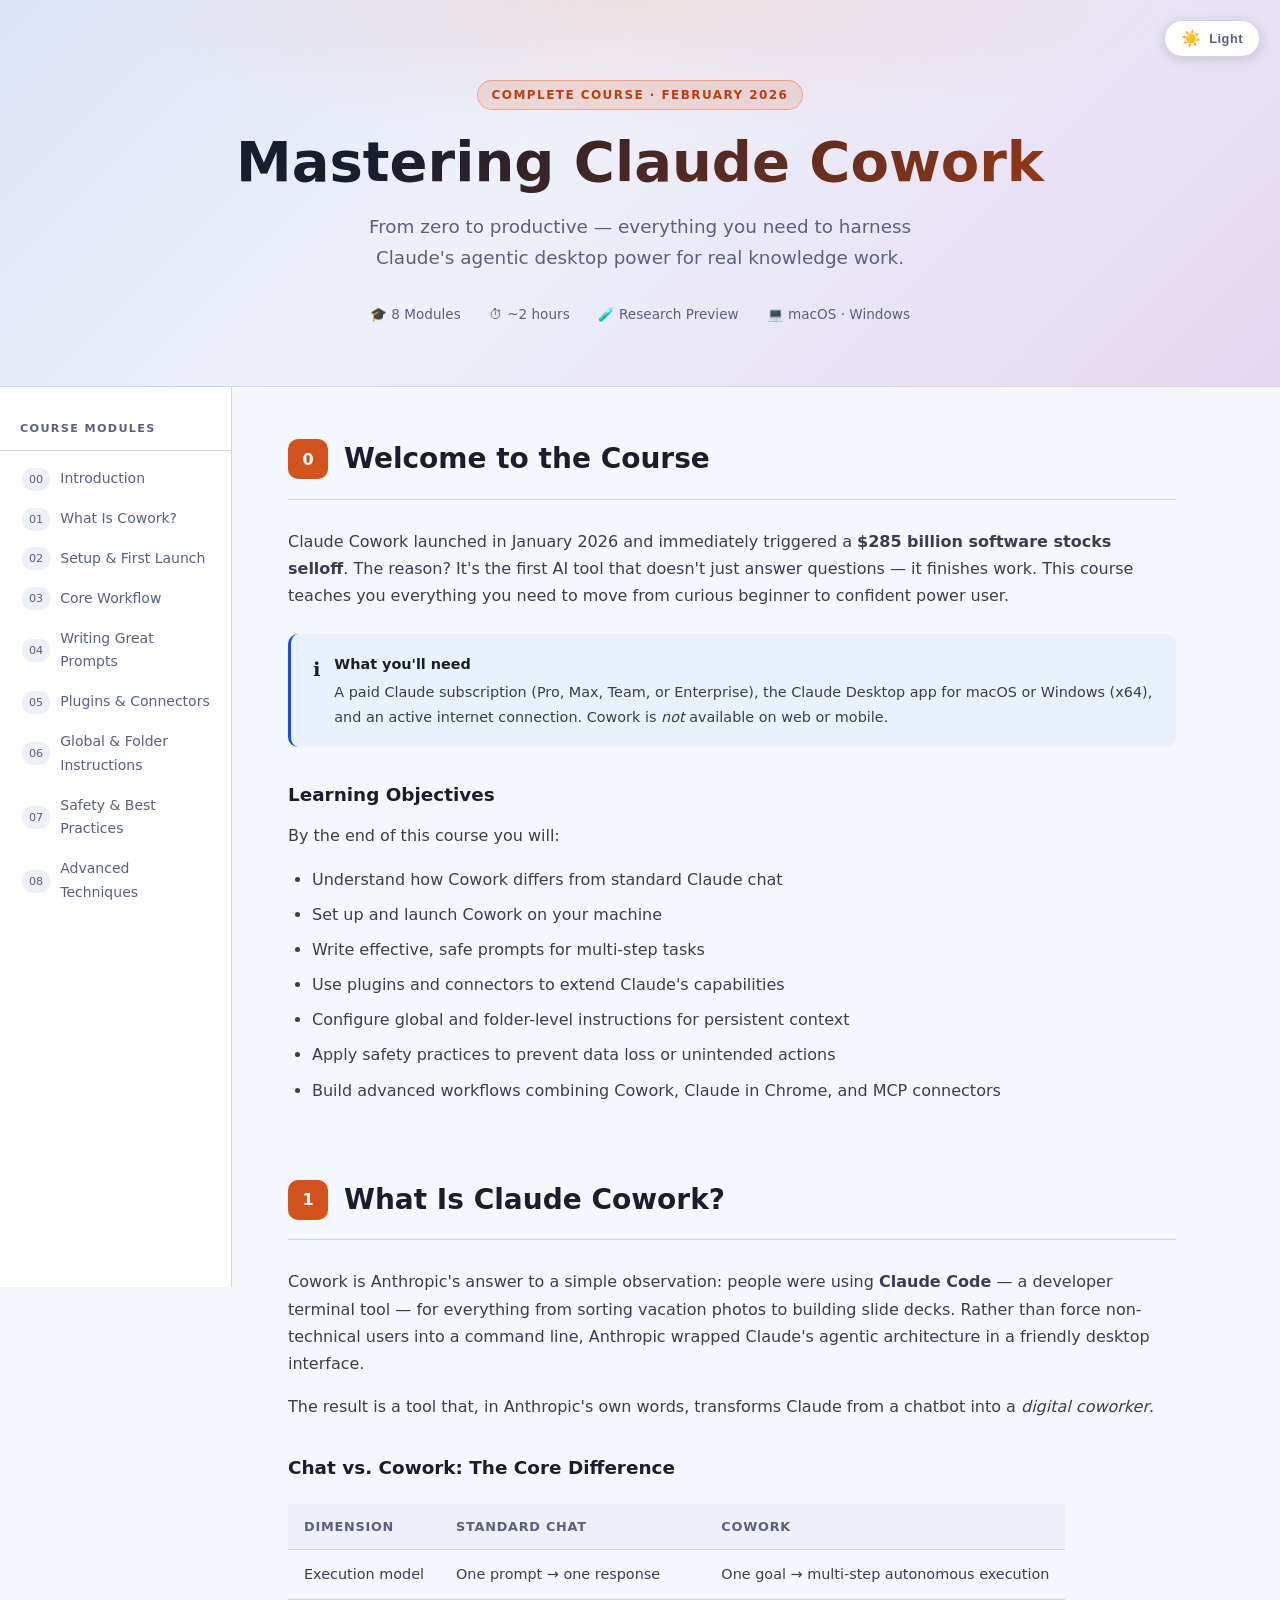
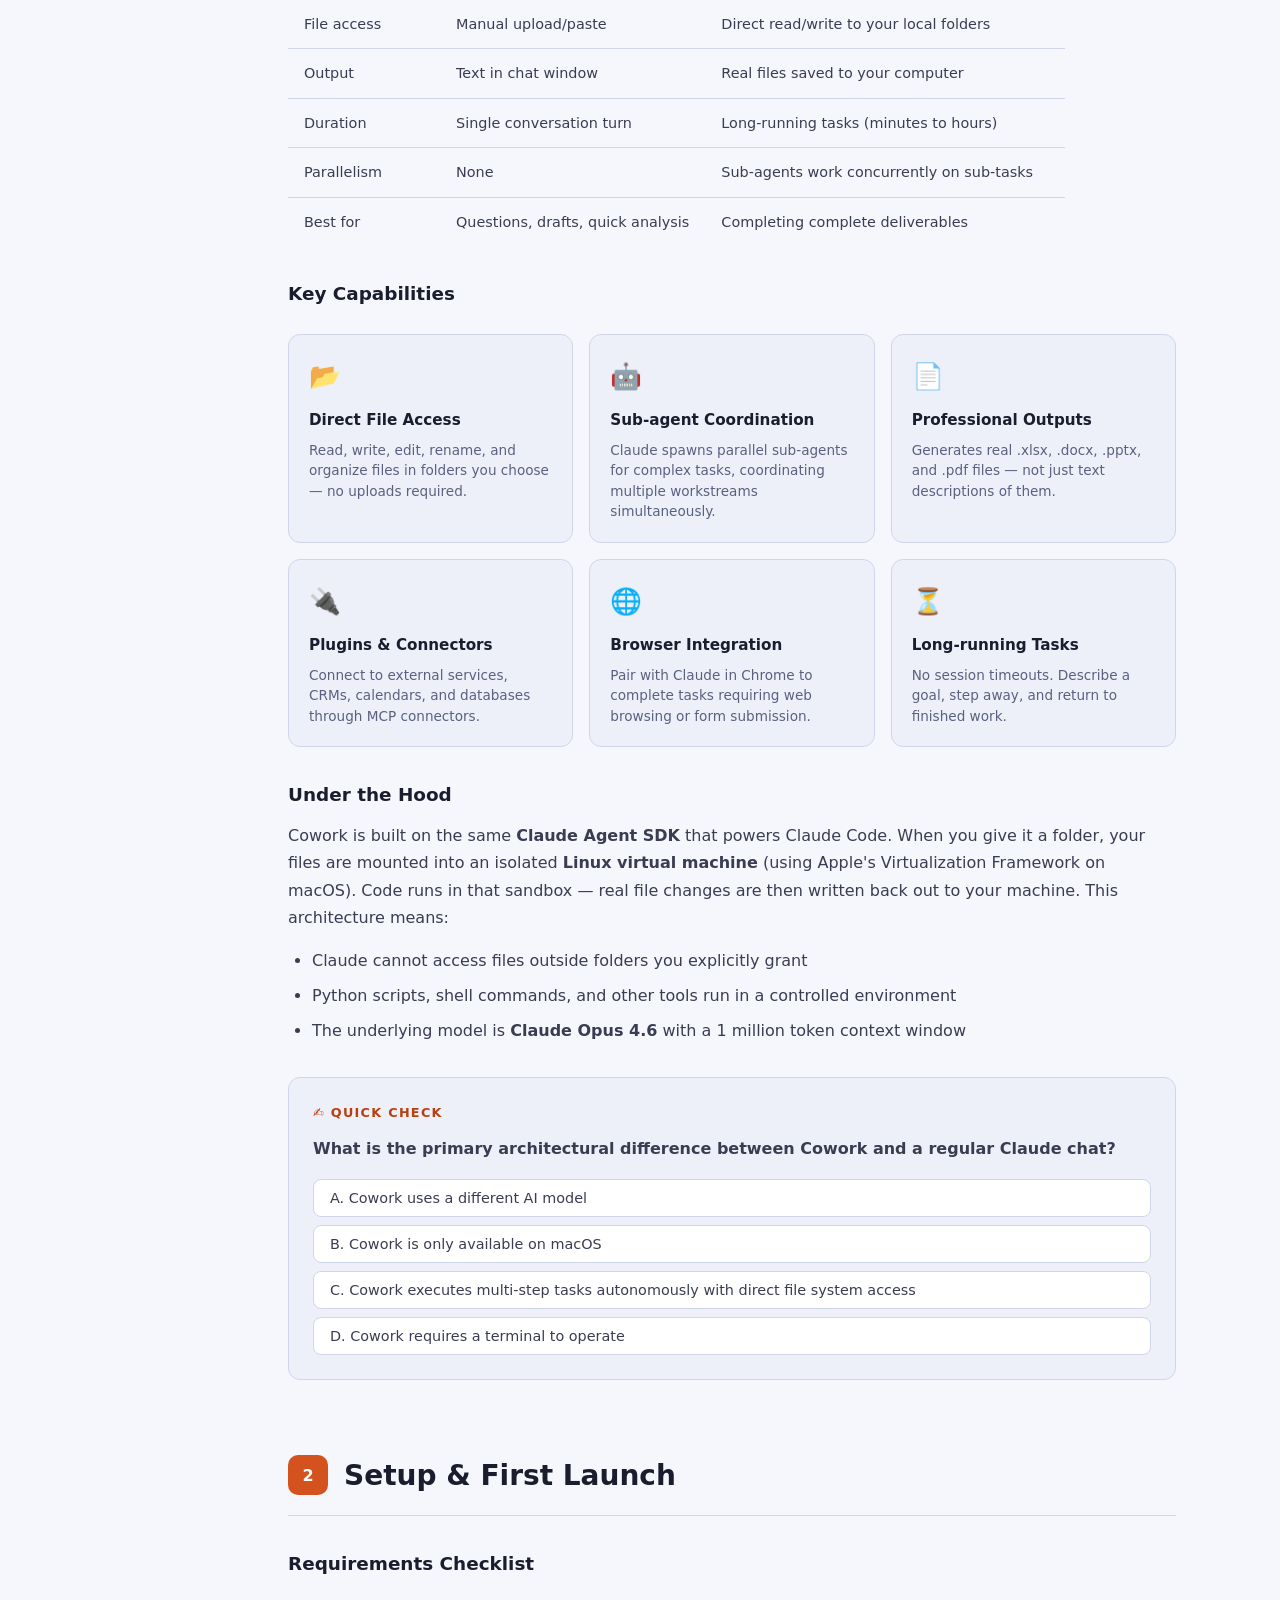
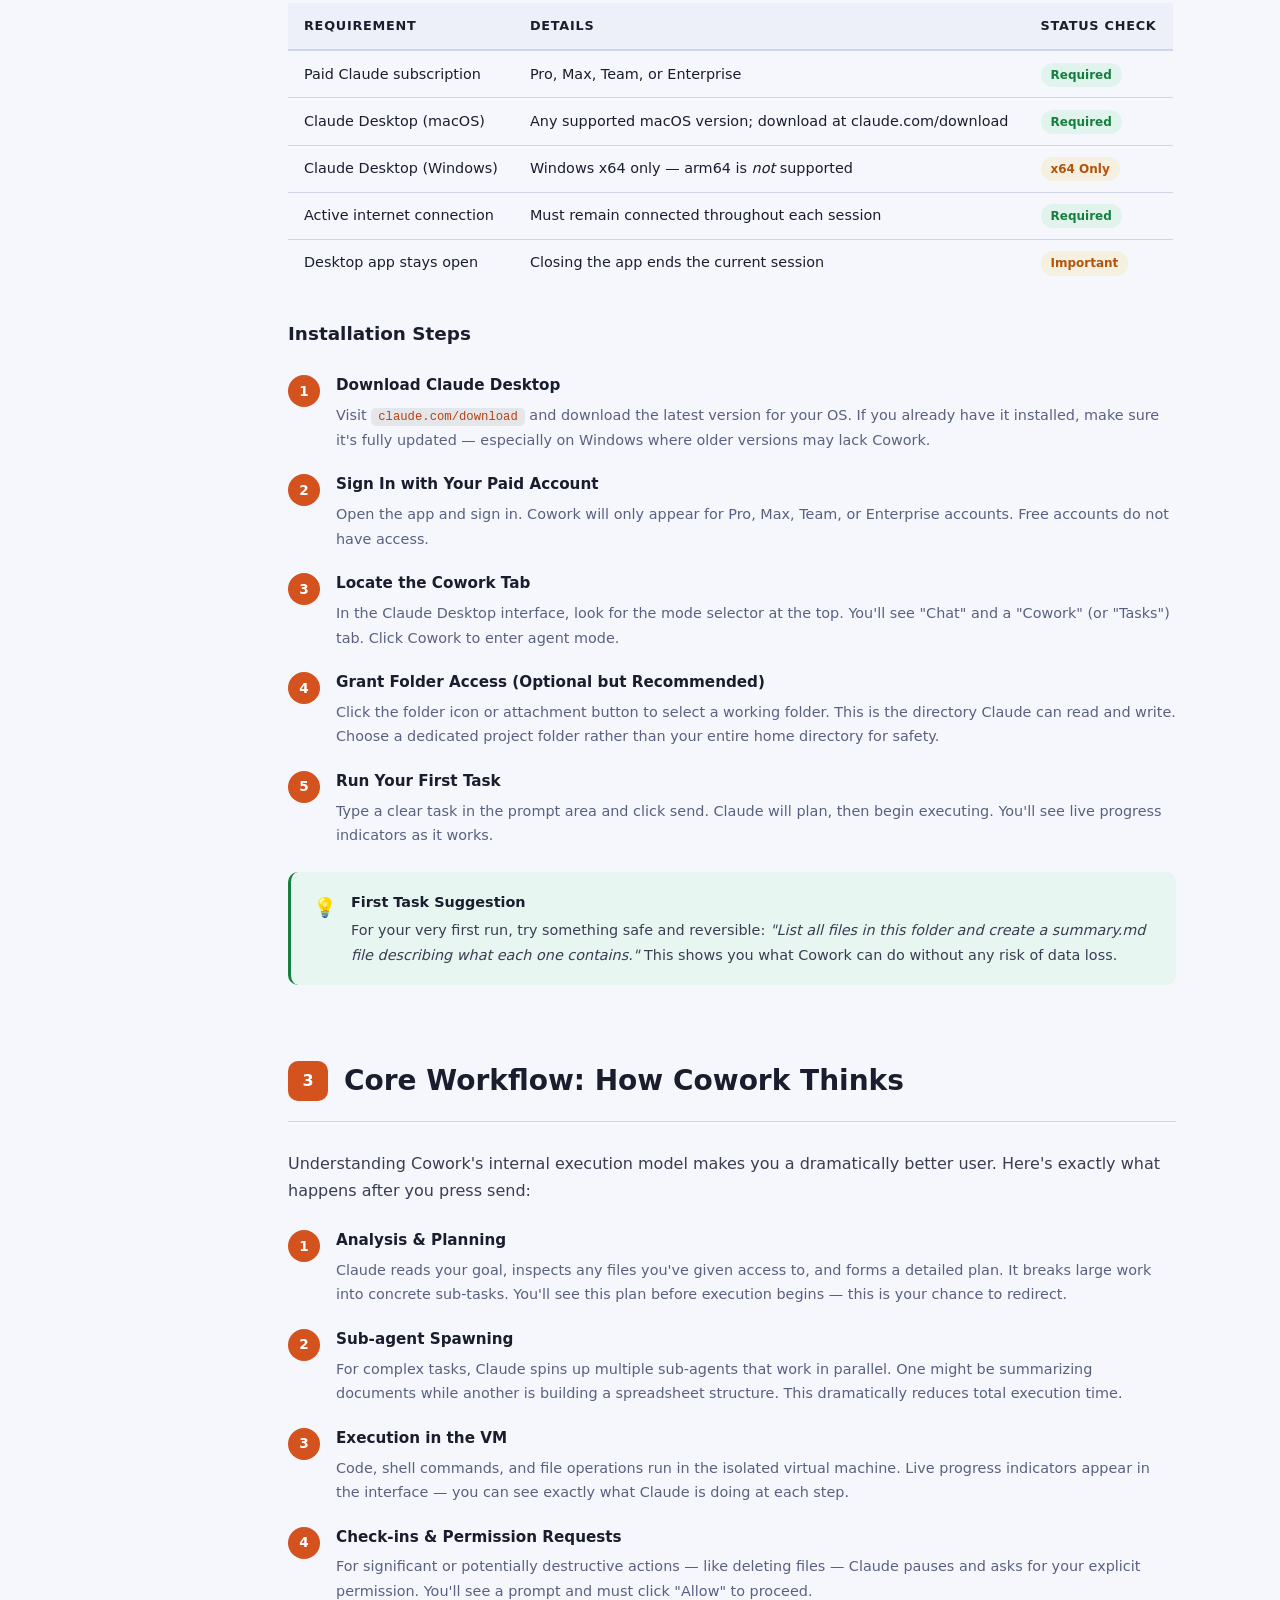
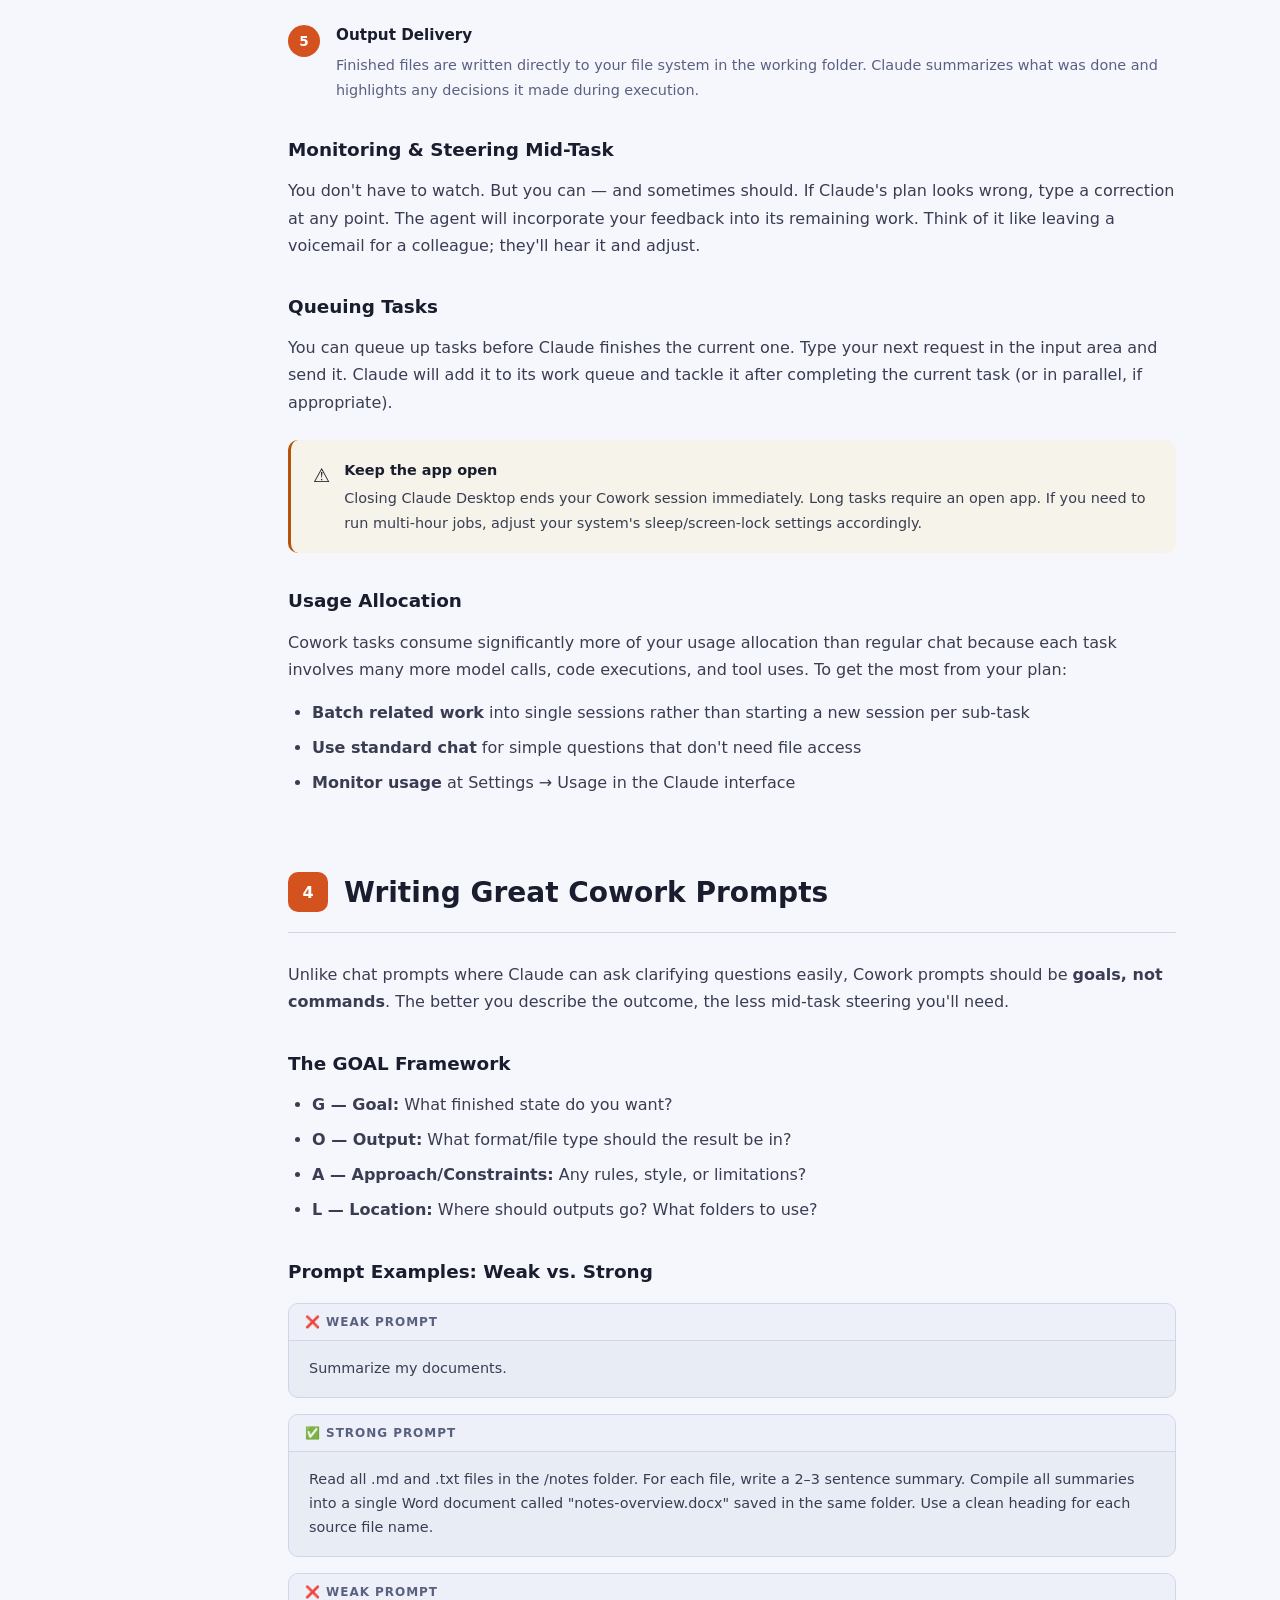
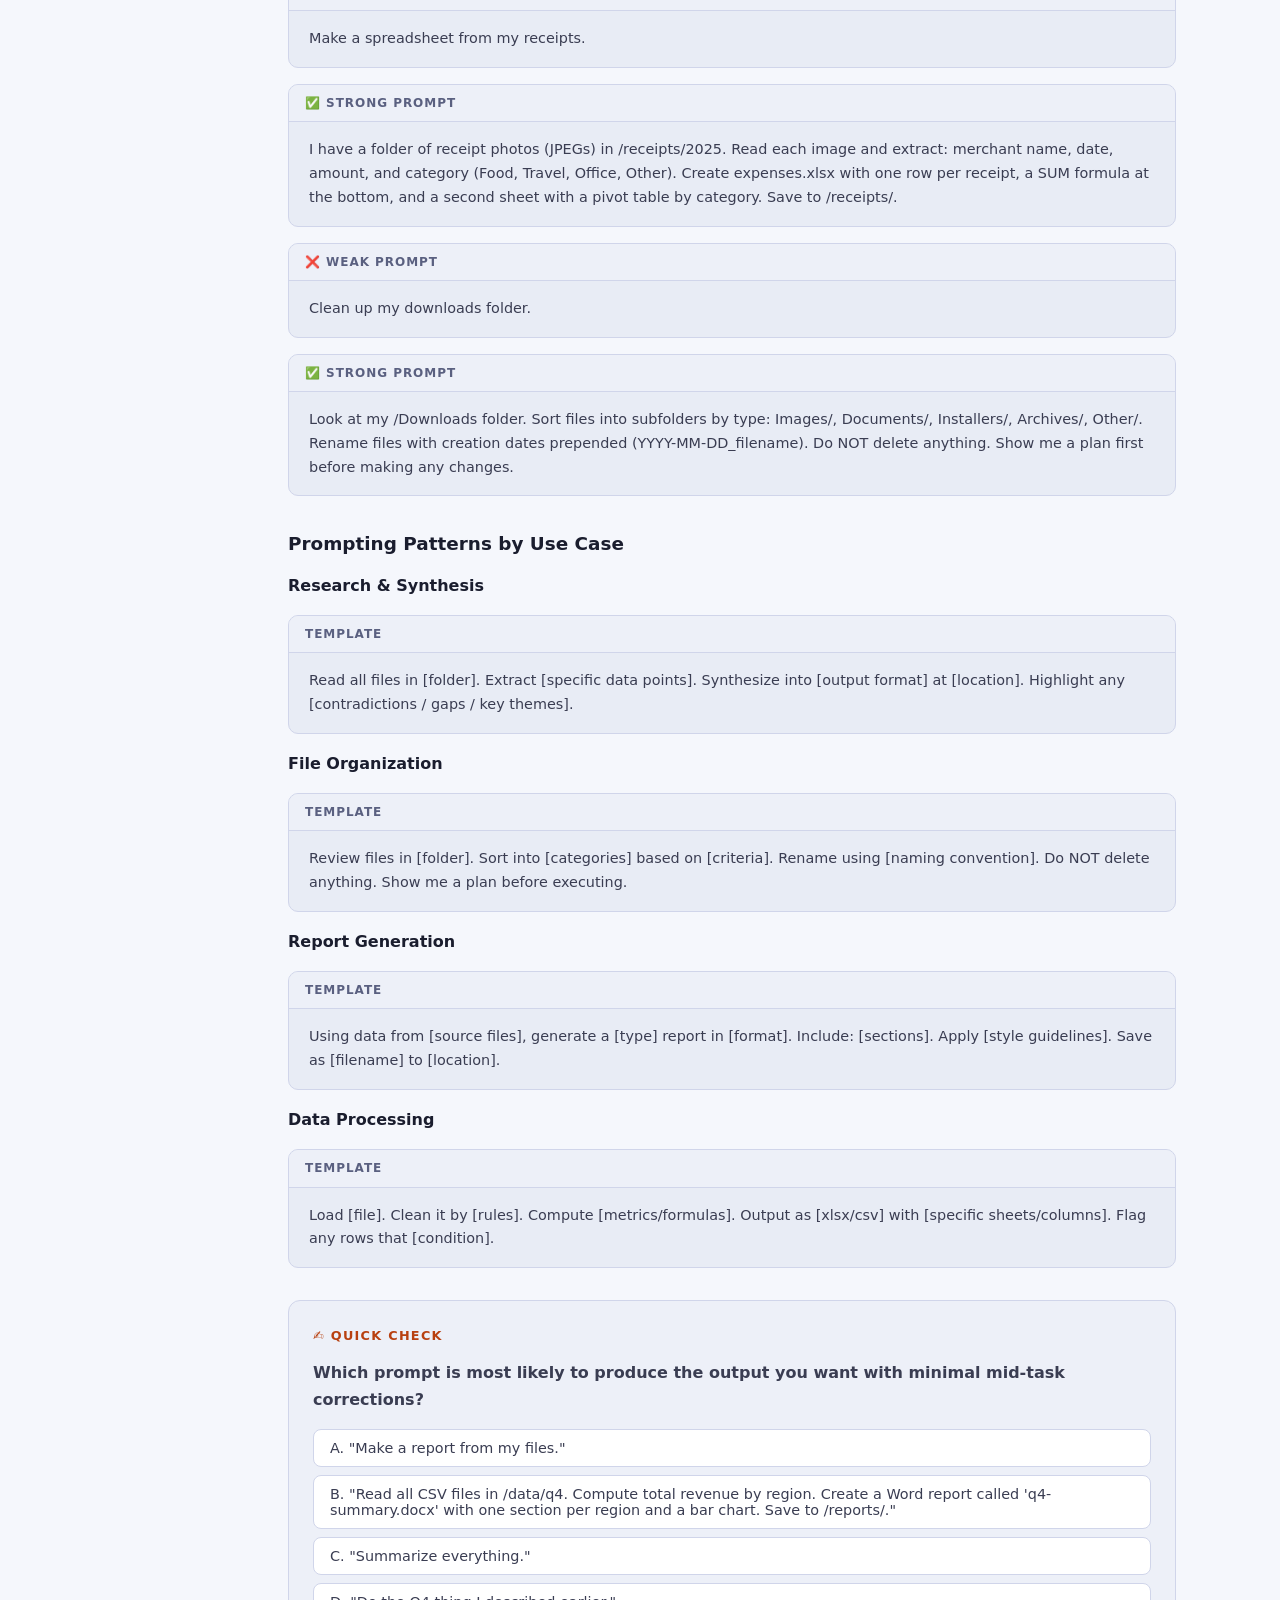
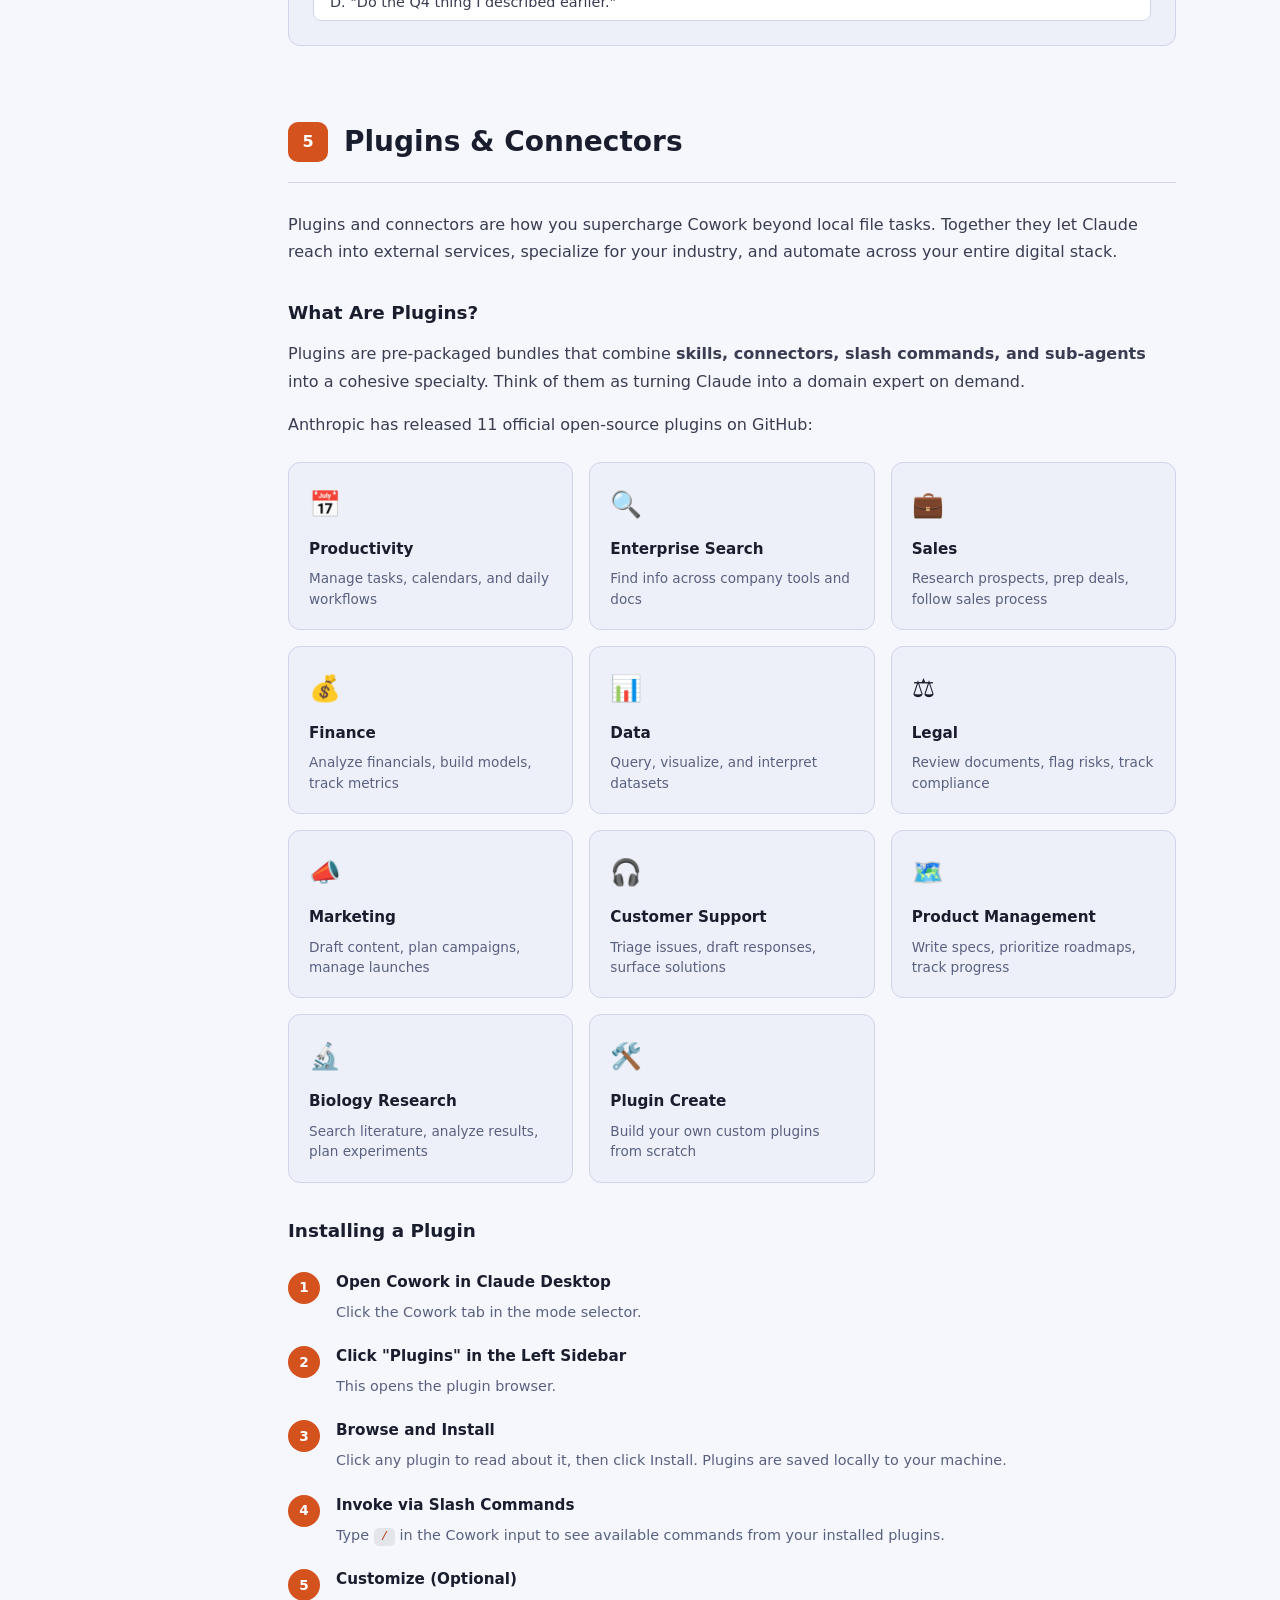
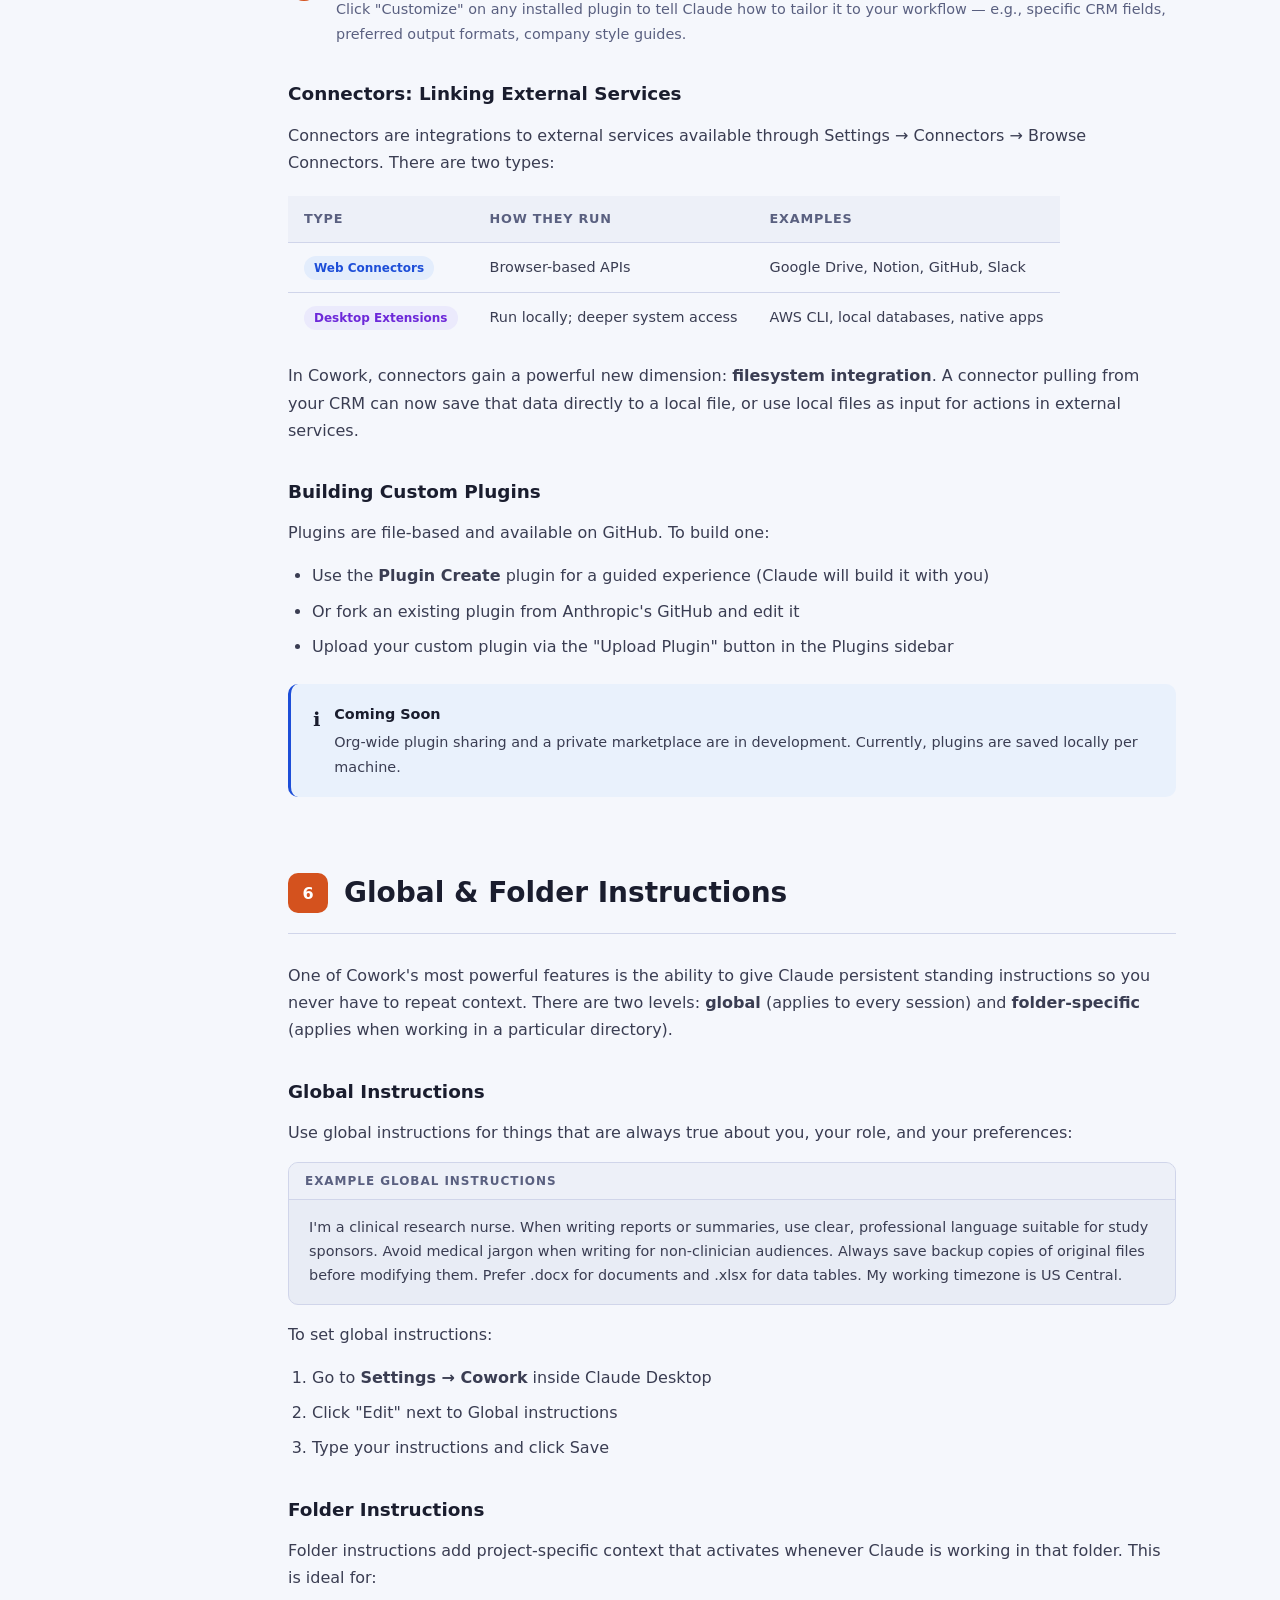
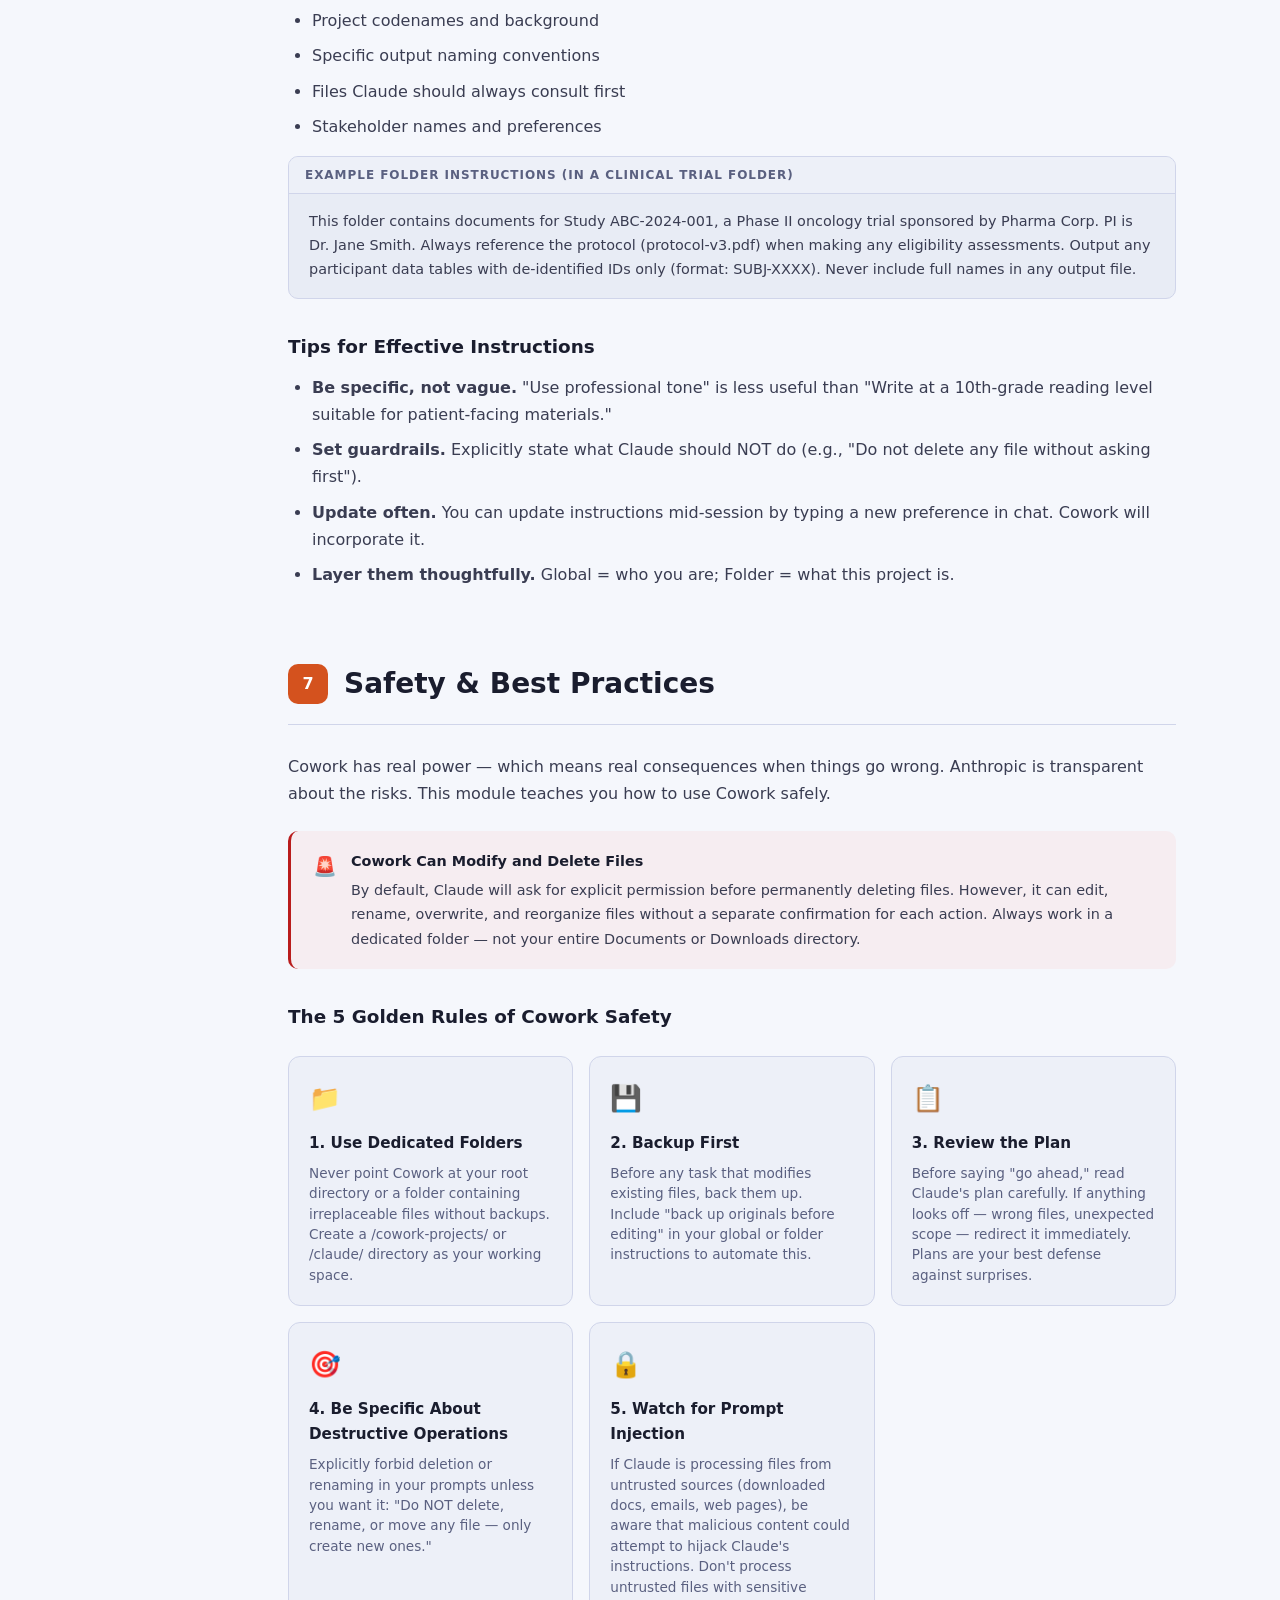
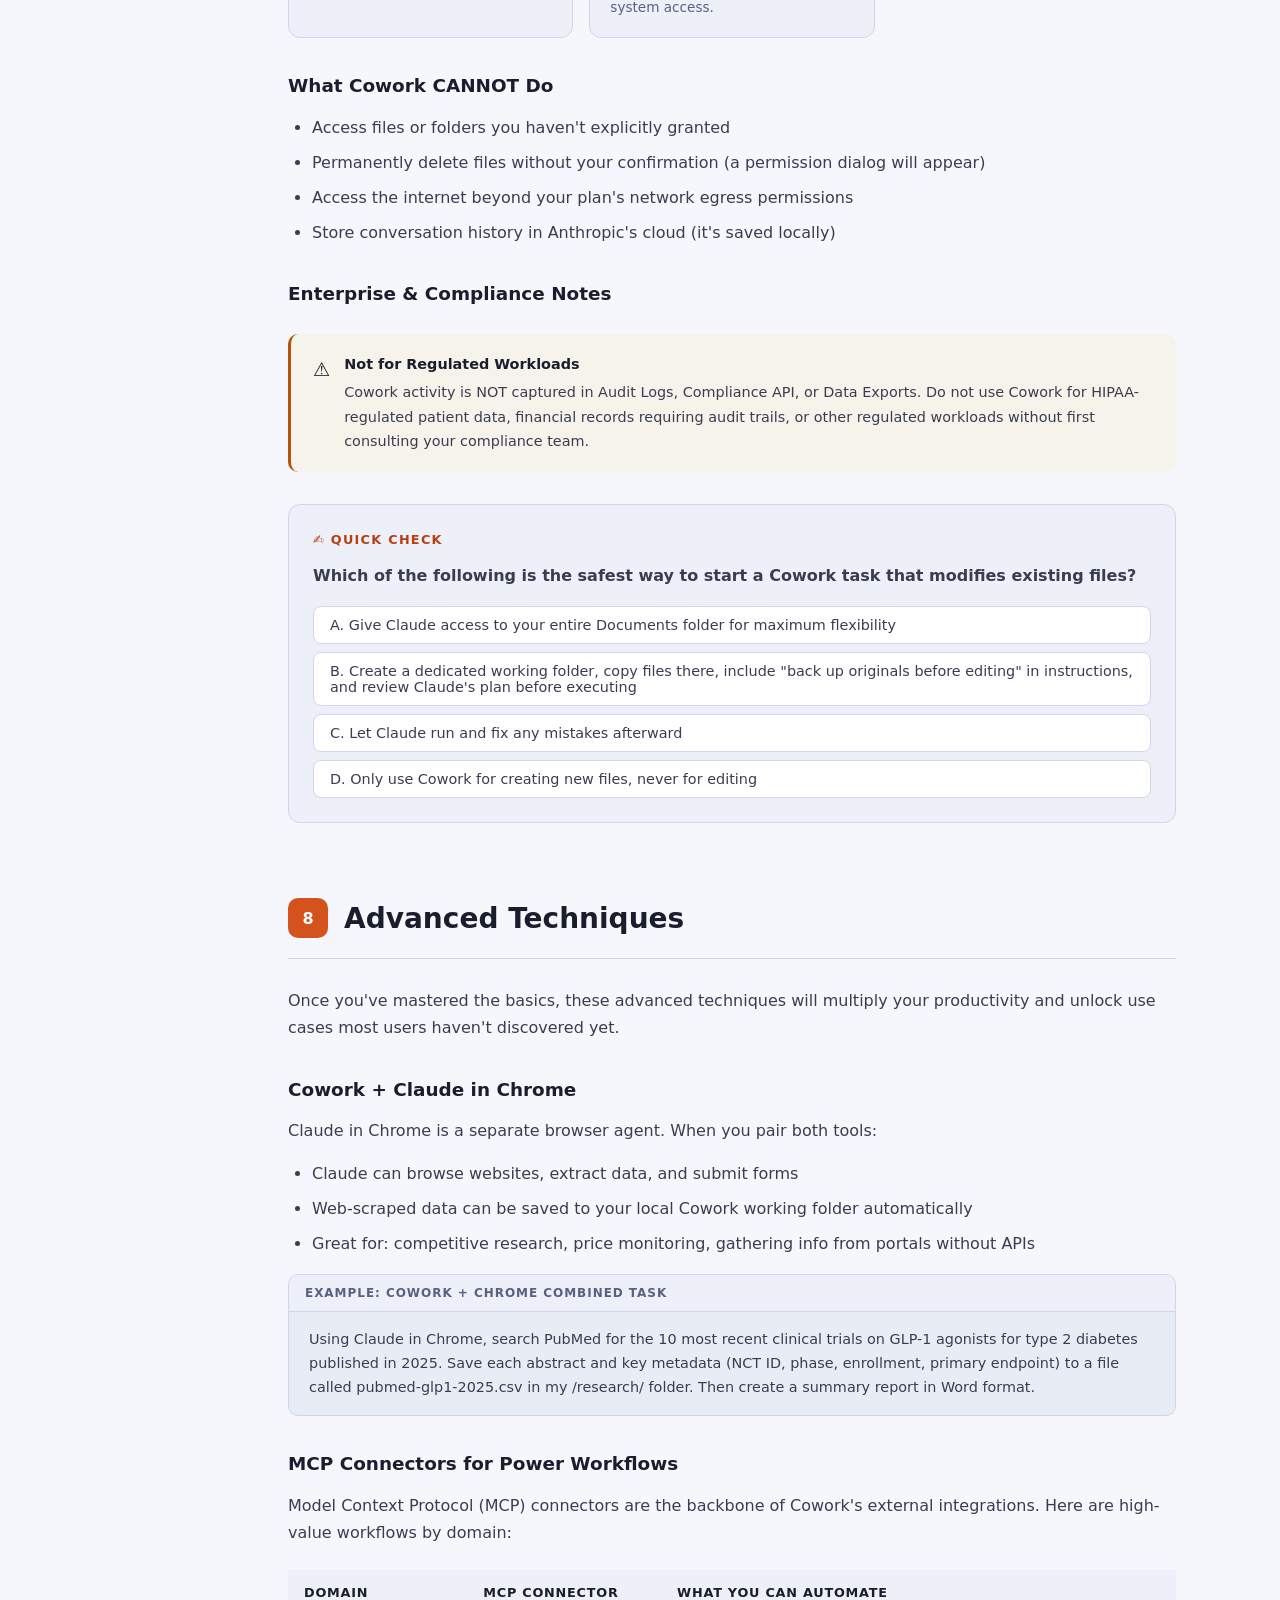
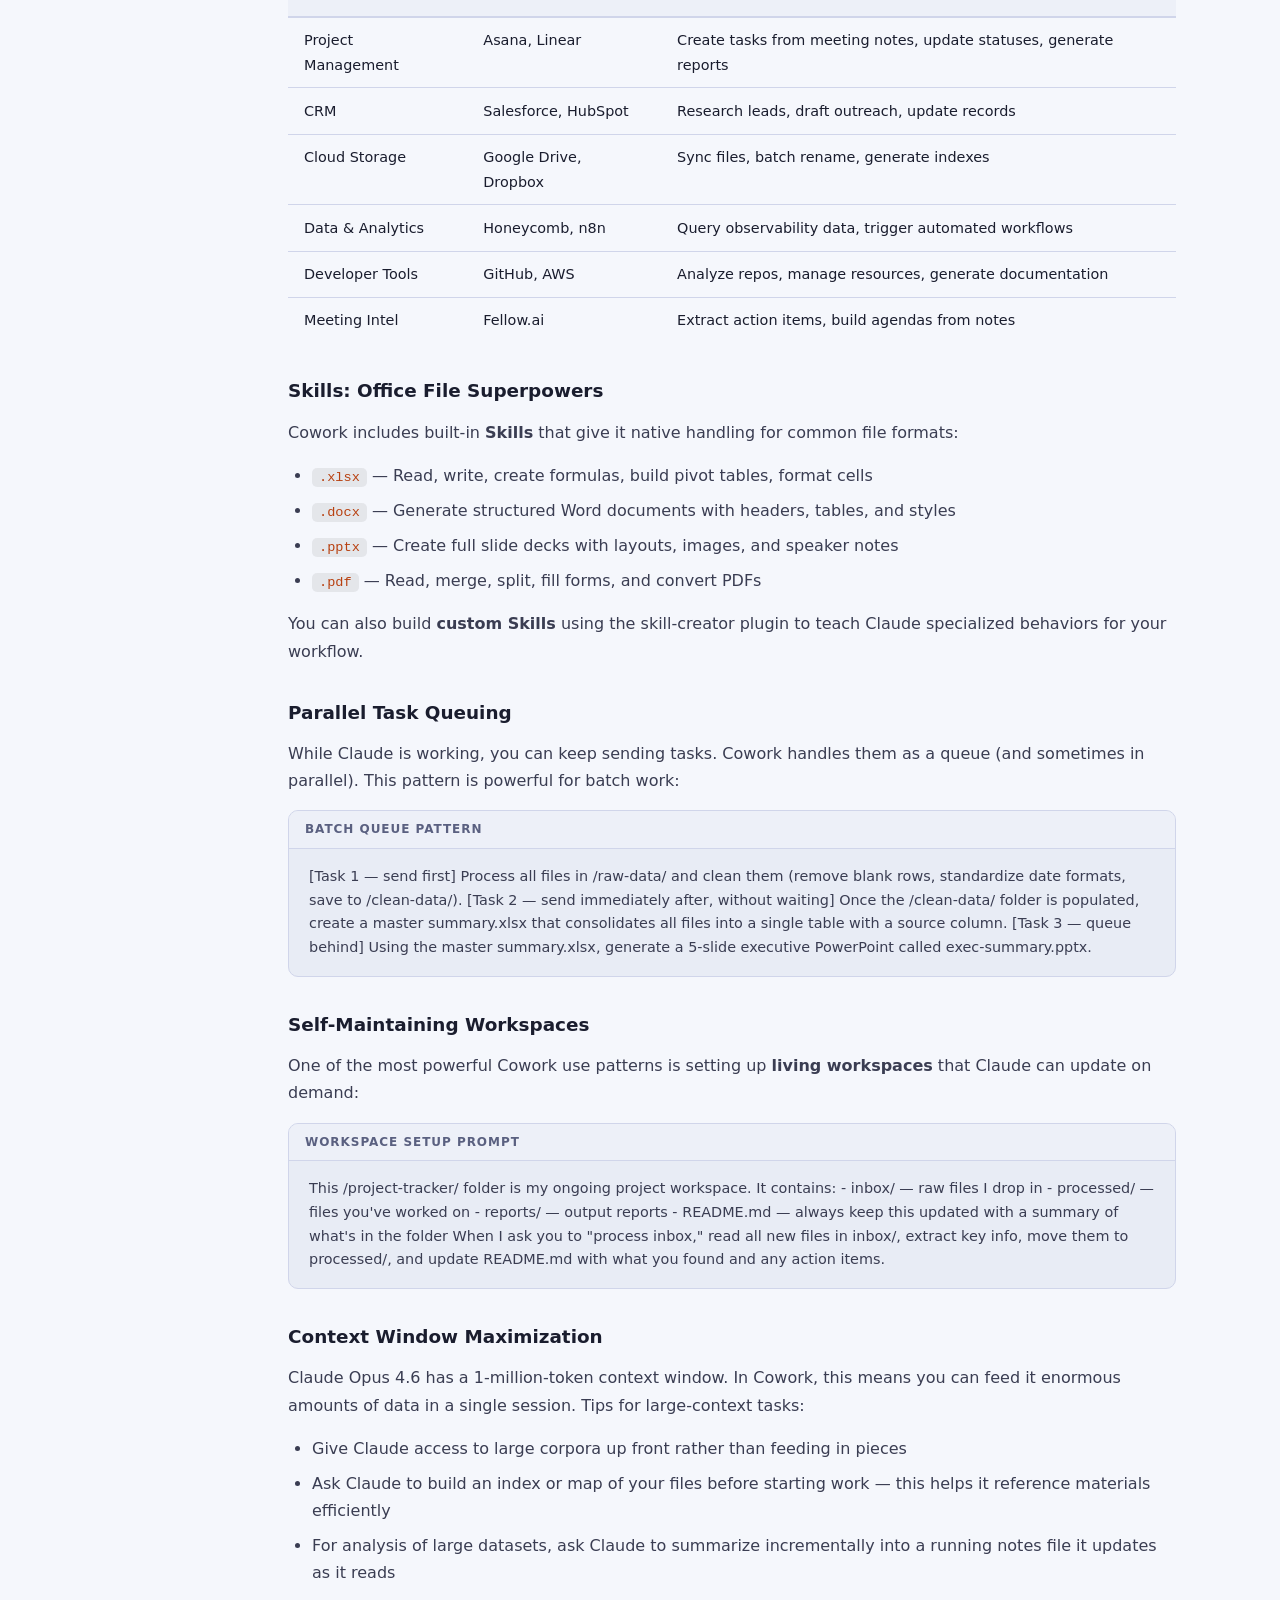
<file: claude-cowork-course.html>
<!doctype html>
<html lang="en">
  <head>
    <meta charset="UTF-8" />
    <meta name="viewport" content="width=device-width, initial-scale=1.0" />
    <title>Claude Cowork: A Complete Course</title>
    <meta
      name="description"
      content="Learn how to use Claude Cowork effectively — real-time collaboration, shared artifacts, multi-turn workflows, and best practices for working alongside Claude."
    />
    <!-- Theme system must load before first paint to avoid flash of wrong theme -->
    <script src="assets/theme.js"></script>
    <link rel="stylesheet" href="assets/theme.css" />
    <link rel="stylesheet" href="assets/styles.css" />
  </head>
  <body>
    <!-- THEME TOGGLE -->
    <button
      class="theme-toggle"
      onclick="toggleTheme()"
      aria-label="Toggle light/dark mode"
    >
      <span class="toggle-icon" id="toggle-icon">☀️</span>
      <span class="toggle-label" id="toggle-label">Light</span>
    </button>

    <!-- HERO -->
    <div class="hero">
      <div class="badge">Complete Course · February 2026</div>
      <h1>Mastering Claude Cowork</h1>
      <p class="subtitle">
        From zero to productive — everything you need to harness Claude's
        agentic desktop power for real knowledge work.
      </p>
      <div class="hero-meta">
        <span>🎓 8 Modules</span>
        <span>⏱ ~2 hours</span>
        <span>🧪 Research Preview</span>
        <span>💻 macOS · Windows</span>
      </div>
    </div>

    <div class="layout">
      <!-- SIDEBAR TOC -->
      <nav class="toc">
        <h3>Course Modules</h3>
        <a href="#m0"><span class="toc-num">00</span> Introduction</a>
        <a href="#m1"><span class="toc-num">01</span> What Is Cowork?</a>
        <a href="#m2"
          ><span class="toc-num">02</span> Setup &amp; First Launch</a
        >
        <a href="#m3"><span class="toc-num">03</span> Core Workflow</a>
        <a href="#m4"><span class="toc-num">04</span> Writing Great Prompts</a>
        <a href="#m5"
          ><span class="toc-num">05</span> Plugins &amp; Connectors</a
        >
        <a href="#m6"
          ><span class="toc-num">06</span> Global &amp; Folder Instructions</a
        >
        <a href="#m7"
          ><span class="toc-num">07</span> Safety &amp; Best Practices</a
        >
        <a href="#m8"><span class="toc-num">08</span> Advanced Techniques</a>
      </nav>

      <!-- MAIN -->
      <main class="content">
        <!-- MODULE 0 — INTRO -->
        <section class="section" id="m0">
          <div class="section-header">
            <div class="section-num">0</div>
            <h2>Welcome to the Course</h2>
          </div>

          <p>
            Claude Cowork launched in January 2026 and immediately triggered a
            <strong>$285 billion software stocks selloff</strong>. The reason?
            It's the first AI tool that doesn't just answer questions — it
            finishes work. This course teaches you everything you need to move
            from curious beginner to confident power user.
          </p>

          <div class="callout info">
            <div class="callout-icon">ℹ️</div>
            <div class="callout-body">
              <strong>What you'll need</strong>
              <p>
                A paid Claude subscription (Pro, Max, Team, or Enterprise), the
                Claude Desktop app for macOS or Windows (x64), and an active
                internet connection. Cowork is <em>not</em> available on web or
                mobile.
              </p>
            </div>
          </div>

          <h3>Learning Objectives</h3>
          <p>By the end of this course you will:</p>
          <ul>
            <li>Understand how Cowork differs from standard Claude chat</li>
            <li>Set up and launch Cowork on your machine</li>
            <li>Write effective, safe prompts for multi-step tasks</li>
            <li>Use plugins and connectors to extend Claude's capabilities</li>
            <li>
              Configure global and folder-level instructions for persistent
              context
            </li>
            <li>
              Apply safety practices to prevent data loss or unintended actions
            </li>
            <li>
              Build advanced workflows combining Cowork, Claude in Chrome, and
              MCP connectors
            </li>
          </ul>
        </section>

        <!-- MODULE 1 — WHAT IS COWORK -->
        <section class="section" id="m1">
          <div class="section-header">
            <div class="section-num">1</div>
            <h2>What Is Claude Cowork?</h2>
          </div>

          <p>
            Cowork is Anthropic's answer to a simple observation: people were
            using <strong>Claude Code</strong> — a developer terminal tool — for
            everything from sorting vacation photos to building slide decks.
            Rather than force non-technical users into a command line, Anthropic
            wrapped Claude's agentic architecture in a friendly desktop
            interface.
          </p>

          <p>
            The result is a tool that, in Anthropic's own words, transforms
            Claude from a chatbot into a <em>digital coworker</em>.
          </p>

          <h3>Chat vs. Cowork: The Core Difference</h3>
          <table>
            <thead>
              <tr>
                <th>Dimension</th>
                <th>Standard Chat</th>
                <th>Cowork</th>
              </tr>
            </thead>
            <tbody>
              <tr>
                <td>Execution model</td>
                <td>One prompt → one response</td>
                <td>One goal → multi-step autonomous execution</td>
              </tr>
              <tr>
                <td>File access</td>
                <td>Manual upload/paste</td>
                <td>Direct read/write to your local folders</td>
              </tr>
              <tr>
                <td>Output</td>
                <td>Text in chat window</td>
                <td>Real files saved to your computer</td>
              </tr>
              <tr>
                <td>Duration</td>
                <td>Single conversation turn</td>
                <td>Long-running tasks (minutes to hours)</td>
              </tr>
              <tr>
                <td>Parallelism</td>
                <td>None</td>
                <td>Sub-agents work concurrently on sub-tasks</td>
              </tr>
              <tr>
                <td>Best for</td>
                <td>Questions, drafts, quick analysis</td>
                <td>Completing complete deliverables</td>
              </tr>
            </tbody>
          </table>

          <h3>Key Capabilities</h3>
          <div class="card-grid">
            <div class="card">
              <div class="card-icon">📂</div>
              <h4>Direct File Access</h4>
              <p>
                Read, write, edit, rename, and organize files in folders you
                choose — no uploads required.
              </p>
            </div>
            <div class="card">
              <div class="card-icon">🤖</div>
              <h4>Sub-agent Coordination</h4>
              <p>
                Claude spawns parallel sub-agents for complex tasks,
                coordinating multiple workstreams simultaneously.
              </p>
            </div>
            <div class="card">
              <div class="card-icon">📄</div>
              <h4>Professional Outputs</h4>
              <p>
                Generates real .xlsx, .docx, .pptx, and .pdf files — not just
                text descriptions of them.
              </p>
            </div>
            <div class="card">
              <div class="card-icon">🔌</div>
              <h4>Plugins &amp; Connectors</h4>
              <p>
                Connect to external services, CRMs, calendars, and databases
                through MCP connectors.
              </p>
            </div>
            <div class="card">
              <div class="card-icon">🌐</div>
              <h4>Browser Integration</h4>
              <p>
                Pair with Claude in Chrome to complete tasks requiring web
                browsing or form submission.
              </p>
            </div>
            <div class="card">
              <div class="card-icon">⏳</div>
              <h4>Long-running Tasks</h4>
              <p>
                No session timeouts. Describe a goal, step away, and return to
                finished work.
              </p>
            </div>
          </div>

          <h3>Under the Hood</h3>
          <p>
            Cowork is built on the same <strong>Claude Agent SDK</strong> that
            powers Claude Code. When you give it a folder, your files are
            mounted into an isolated
            <strong>Linux virtual machine</strong> (using Apple's Virtualization
            Framework on macOS). Code runs in that sandbox — real file changes
            are then written back out to your machine. This architecture means:
          </p>
          <ul>
            <li>
              Claude cannot access files outside folders you explicitly grant
            </li>
            <li>
              Python scripts, shell commands, and other tools run in a
              controlled environment
            </li>
            <li>
              The underlying model is <strong>Claude Opus 4.6</strong> with a 1
              million token context window
            </li>
          </ul>

          <div class="quiz">
            <h4>✍️ Quick Check</h4>
            <p>
              What is the primary architectural difference between Cowork and a
              regular Claude chat?
            </p>
            <div class="quiz-options">
              <button class="quiz-opt" onclick="quizAnswer(this, false)">
                A. Cowork uses a different AI model
              </button>
              <button class="quiz-opt" onclick="quizAnswer(this, false)">
                B. Cowork is only available on macOS
              </button>
              <button class="quiz-opt" onclick="quizAnswer(this, true)">
                C. Cowork executes multi-step tasks autonomously with direct
                file system access
              </button>
              <button class="quiz-opt" onclick="quizAnswer(this, false)">
                D. Cowork requires a terminal to operate
              </button>
            </div>
            <div class="quiz-feedback"></div>
          </div>
        </section>

        <!-- MODULE 2 — SETUP -->
        <section class="section" id="m2">
          <div class="section-header">
            <div class="section-num">2</div>
            <h2>Setup &amp; First Launch</h2>
          </div>

          <h3>Requirements Checklist</h3>
          <table class="plan-table">
            <thead>
              <tr>
                <th>Requirement</th>
                <th>Details</th>
                <th>Status Check</th>
              </tr>
            </thead>
            <tbody>
              <tr>
                <td>Paid Claude subscription</td>
                <td>Pro, Max, Team, or Enterprise</td>
                <td><span class="tag green">Required</span></td>
              </tr>
              <tr>
                <td>Claude Desktop (macOS)</td>
                <td>
                  Any supported macOS version; download at claude.com/download
                </td>
                <td><span class="tag green">Required</span></td>
              </tr>
              <tr>
                <td>Claude Desktop (Windows)</td>
                <td>Windows x64 only — arm64 is <em>not</em> supported</td>
                <td><span class="tag yellow">x64 Only</span></td>
              </tr>
              <tr>
                <td>Active internet connection</td>
                <td>Must remain connected throughout each session</td>
                <td><span class="tag green">Required</span></td>
              </tr>
              <tr>
                <td>Desktop app stays open</td>
                <td>Closing the app ends the current session</td>
                <td><span class="tag yellow">Important</span></td>
              </tr>
            </tbody>
          </table>

          <h3>Installation Steps</h3>
          <div class="steps">
            <div class="step">
              <div class="step-num">1</div>
              <div class="step-body">
                <h4>Download Claude Desktop</h4>
                <p>
                  Visit <code>claude.com/download</code> and download the latest
                  version for your OS. If you already have it installed, make
                  sure it's fully updated — especially on Windows where older
                  versions may lack Cowork.
                </p>
              </div>
            </div>
            <div class="step">
              <div class="step-num">2</div>
              <div class="step-body">
                <h4>Sign In with Your Paid Account</h4>
                <p>
                  Open the app and sign in. Cowork will only appear for Pro,
                  Max, Team, or Enterprise accounts. Free accounts do not have
                  access.
                </p>
              </div>
            </div>
            <div class="step">
              <div class="step-num">3</div>
              <div class="step-body">
                <h4>Locate the Cowork Tab</h4>
                <p>
                  In the Claude Desktop interface, look for the mode selector at
                  the top. You'll see "Chat" and a "Cowork" (or "Tasks") tab.
                  Click Cowork to enter agent mode.
                </p>
              </div>
            </div>
            <div class="step">
              <div class="step-num">4</div>
              <div class="step-body">
                <h4>Grant Folder Access (Optional but Recommended)</h4>
                <p>
                  Click the folder icon or attachment button to select a working
                  folder. This is the directory Claude can read and write.
                  Choose a dedicated project folder rather than your entire home
                  directory for safety.
                </p>
              </div>
            </div>
            <div class="step">
              <div class="step-num">5</div>
              <div class="step-body">
                <h4>Run Your First Task</h4>
                <p>
                  Type a clear task in the prompt area and click send. Claude
                  will plan, then begin executing. You'll see live progress
                  indicators as it works.
                </p>
              </div>
            </div>
          </div>

          <div class="callout tip">
            <div class="callout-icon">💡</div>
            <div class="callout-body">
              <strong>First Task Suggestion</strong>
              <p>
                For your very first run, try something safe and reversible:
                <em
                  >"List all files in this folder and create a summary.md file
                  describing what each one contains."</em
                >
                This shows you what Cowork can do without any risk of data loss.
              </p>
            </div>
          </div>
        </section>

        <!-- MODULE 3 — CORE WORKFLOW -->
        <section class="section" id="m3">
          <div class="section-header">
            <div class="section-num">3</div>
            <h2>Core Workflow: How Cowork Thinks</h2>
          </div>

          <p>
            Understanding Cowork's internal execution model makes you a
            dramatically better user. Here's exactly what happens after you
            press send:
          </p>

          <div class="steps">
            <div class="step">
              <div class="step-num">1</div>
              <div class="step-body">
                <h4>Analysis &amp; Planning</h4>
                <p>
                  Claude reads your goal, inspects any files you've given access
                  to, and forms a detailed plan. It breaks large work into
                  concrete sub-tasks. You'll see this plan before execution
                  begins — this is your chance to redirect.
                </p>
              </div>
            </div>
            <div class="step">
              <div class="step-num">2</div>
              <div class="step-body">
                <h4>Sub-agent Spawning</h4>
                <p>
                  For complex tasks, Claude spins up multiple sub-agents that
                  work in parallel. One might be summarizing documents while
                  another is building a spreadsheet structure. This dramatically
                  reduces total execution time.
                </p>
              </div>
            </div>
            <div class="step">
              <div class="step-num">3</div>
              <div class="step-body">
                <h4>Execution in the VM</h4>
                <p>
                  Code, shell commands, and file operations run in the isolated
                  virtual machine. Live progress indicators appear in the
                  interface — you can see exactly what Claude is doing at each
                  step.
                </p>
              </div>
            </div>
            <div class="step">
              <div class="step-num">4</div>
              <div class="step-body">
                <h4>Check-ins &amp; Permission Requests</h4>
                <p>
                  For significant or potentially destructive actions — like
                  deleting files — Claude pauses and asks for your explicit
                  permission. You'll see a prompt and must click "Allow" to
                  proceed.
                </p>
              </div>
            </div>
            <div class="step">
              <div class="step-num">5</div>
              <div class="step-body">
                <h4>Output Delivery</h4>
                <p>
                  Finished files are written directly to your file system in the
                  working folder. Claude summarizes what was done and highlights
                  any decisions it made during execution.
                </p>
              </div>
            </div>
          </div>

          <h3>Monitoring &amp; Steering Mid-Task</h3>
          <p>
            You don't have to watch. But you can — and sometimes should. If
            Claude's plan looks wrong, type a correction at any point. The agent
            will incorporate your feedback into its remaining work. Think of it
            like leaving a voicemail for a colleague; they'll hear it and
            adjust.
          </p>

          <h3>Queuing Tasks</h3>
          <p>
            You can queue up tasks before Claude finishes the current one. Type
            your next request in the input area and send it. Claude will add it
            to its work queue and tackle it after completing the current task
            (or in parallel, if appropriate).
          </p>

          <div class="callout warning">
            <div class="callout-icon">⚠️</div>
            <div class="callout-body">
              <strong>Keep the app open</strong>
              <p>
                Closing Claude Desktop ends your Cowork session immediately.
                Long tasks require an open app. If you need to run multi-hour
                jobs, adjust your system's sleep/screen-lock settings
                accordingly.
              </p>
            </div>
          </div>

          <h3>Usage Allocation</h3>
          <p>
            Cowork tasks consume significantly more of your usage allocation
            than regular chat because each task involves many more model calls,
            code executions, and tool uses. To get the most from your plan:
          </p>
          <ul>
            <li>
              <strong>Batch related work</strong> into single sessions rather
              than starting a new session per sub-task
            </li>
            <li>
              <strong>Use standard chat</strong> for simple questions that don't
              need file access
            </li>
            <li>
              <strong>Monitor usage</strong> at Settings → Usage in the Claude
              interface
            </li>
          </ul>
        </section>

        <!-- MODULE 4 — PROMPTS -->
        <section class="section" id="m4">
          <div class="section-header">
            <div class="section-num">4</div>
            <h2>Writing Great Cowork Prompts</h2>
          </div>

          <p>
            Unlike chat prompts where Claude can ask clarifying questions
            easily, Cowork prompts should be
            <strong>goals, not commands</strong>. The better you describe the
            outcome, the less mid-task steering you'll need.
          </p>

          <h3>The GOAL Framework</h3>
          <ul>
            <li><strong>G — Goal:</strong> What finished state do you want?</li>
            <li>
              <strong>O — Output:</strong> What format/file type should the
              result be in?
            </li>
            <li>
              <strong>A — Approach/Constraints:</strong> Any rules, style, or
              limitations?
            </li>
            <li>
              <strong>L — Location:</strong> Where should outputs go? What
              folders to use?
            </li>
          </ul>

          <h3>Prompt Examples: Weak vs. Strong</h3>

          <div class="prompt-example">
            <div class="prompt-label">❌ Weak Prompt</div>
            <div class="prompt-text">Summarize my documents.</div>
          </div>

          <div class="prompt-example">
            <div class="prompt-label">✅ Strong Prompt</div>
            <div class="prompt-text">
              Read all .md and .txt files in the /notes folder. For each file,
              write a 2–3 sentence summary. Compile all summaries into a single
              Word document called "notes-overview.docx" saved in the same
              folder. Use a clean heading for each source file name.
            </div>
          </div>

          <div class="prompt-example">
            <div class="prompt-label">❌ Weak Prompt</div>
            <div class="prompt-text">Make a spreadsheet from my receipts.</div>
          </div>

          <div class="prompt-example">
            <div class="prompt-label">✅ Strong Prompt</div>
            <div class="prompt-text">
              I have a folder of receipt photos (JPEGs) in /receipts/2025. Read
              each image and extract: merchant name, date, amount, and category
              (Food, Travel, Office, Other). Create expenses.xlsx with one row
              per receipt, a SUM formula at the bottom, and a second sheet with
              a pivot table by category. Save to /receipts/.
            </div>
          </div>

          <div class="prompt-example">
            <div class="prompt-label">❌ Weak Prompt</div>
            <div class="prompt-text">Clean up my downloads folder.</div>
          </div>

          <div class="prompt-example">
            <div class="prompt-label">✅ Strong Prompt</div>
            <div class="prompt-text">
              Look at my /Downloads folder. Sort files into subfolders by type:
              Images/, Documents/, Installers/, Archives/, Other/. Rename files
              with creation dates prepended (YYYY-MM-DD_filename). Do NOT delete
              anything. Show me a plan first before making any changes.
            </div>
          </div>

          <h3>Prompting Patterns by Use Case</h3>

          <h4>Research &amp; Synthesis</h4>
          <div class="prompt-example">
            <div class="prompt-label">Template</div>
            <div class="prompt-text">
              Read all files in [folder]. Extract [specific data points].
              Synthesize into [output format] at [location]. Highlight any
              [contradictions / gaps / key themes].
            </div>
          </div>

          <h4>File Organization</h4>
          <div class="prompt-example">
            <div class="prompt-label">Template</div>
            <div class="prompt-text">
              Review files in [folder]. Sort into [categories] based on
              [criteria]. Rename using [naming convention]. Do NOT delete
              anything. Show me a plan before executing.
            </div>
          </div>

          <h4>Report Generation</h4>
          <div class="prompt-example">
            <div class="prompt-label">Template</div>
            <div class="prompt-text">
              Using data from [source files], generate a [type] report in
              [format]. Include: [sections]. Apply [style guidelines]. Save as
              [filename] to [location].
            </div>
          </div>

          <h4>Data Processing</h4>
          <div class="prompt-example">
            <div class="prompt-label">Template</div>
            <div class="prompt-text">
              Load [file]. Clean it by [rules]. Compute [metrics/formulas].
              Output as [xlsx/csv] with [specific sheets/columns]. Flag any rows
              that [condition].
            </div>
          </div>

          <div class="quiz">
            <h4>✍️ Quick Check</h4>
            <p>
              Which prompt is most likely to produce the output you want with
              minimal mid-task corrections?
            </p>
            <div class="quiz-options">
              <button class="quiz-opt" onclick="quizAnswer(this, false)">
                A. "Make a report from my files."
              </button>
              <button class="quiz-opt" onclick="quizAnswer(this, true)">
                B. "Read all CSV files in /data/q4. Compute total revenue by
                region. Create a Word report called 'q4-summary.docx' with one
                section per region and a bar chart. Save to /reports/."
              </button>
              <button class="quiz-opt" onclick="quizAnswer(this, false)">
                C. "Summarize everything."
              </button>
              <button class="quiz-opt" onclick="quizAnswer(this, false)">
                D. "Do the Q4 thing I described earlier."
              </button>
            </div>
            <div class="quiz-feedback"></div>
          </div>
        </section>

        <!-- MODULE 5 — PLUGINS & CONNECTORS -->
        <section class="section" id="m5">
          <div class="section-header">
            <div class="section-num">5</div>
            <h2>Plugins &amp; Connectors</h2>
          </div>

          <p>
            Plugins and connectors are how you supercharge Cowork beyond local
            file tasks. Together they let Claude reach into external services,
            specialize for your industry, and automate across your entire
            digital stack.
          </p>

          <h3>What Are Plugins?</h3>
          <p>
            Plugins are pre-packaged bundles that combine
            <strong>skills, connectors, slash commands, and sub-agents</strong>
            into a cohesive specialty. Think of them as turning Claude into a
            domain expert on demand.
          </p>

          <p>
            Anthropic has released 11 official open-source plugins on GitHub:
          </p>

          <div class="card-grid">
            <div class="card">
              <div class="card-icon">📅</div>
              <h4>Productivity</h4>
              <p>Manage tasks, calendars, and daily workflows</p>
            </div>
            <div class="card">
              <div class="card-icon">🔍</div>
              <h4>Enterprise Search</h4>
              <p>Find info across company tools and docs</p>
            </div>
            <div class="card">
              <div class="card-icon">💼</div>
              <h4>Sales</h4>
              <p>Research prospects, prep deals, follow sales process</p>
            </div>
            <div class="card">
              <div class="card-icon">💰</div>
              <h4>Finance</h4>
              <p>Analyze financials, build models, track metrics</p>
            </div>
            <div class="card">
              <div class="card-icon">📊</div>
              <h4>Data</h4>
              <p>Query, visualize, and interpret datasets</p>
            </div>
            <div class="card">
              <div class="card-icon">⚖️</div>
              <h4>Legal</h4>
              <p>Review documents, flag risks, track compliance</p>
            </div>
            <div class="card">
              <div class="card-icon">📣</div>
              <h4>Marketing</h4>
              <p>Draft content, plan campaigns, manage launches</p>
            </div>
            <div class="card">
              <div class="card-icon">🎧</div>
              <h4>Customer Support</h4>
              <p>Triage issues, draft responses, surface solutions</p>
            </div>
            <div class="card">
              <div class="card-icon">🗺️</div>
              <h4>Product Management</h4>
              <p>Write specs, prioritize roadmaps, track progress</p>
            </div>
            <div class="card">
              <div class="card-icon">🔬</div>
              <h4>Biology Research</h4>
              <p>Search literature, analyze results, plan experiments</p>
            </div>
            <div class="card">
              <div class="card-icon">🛠️</div>
              <h4>Plugin Create</h4>
              <p>Build your own custom plugins from scratch</p>
            </div>
          </div>

          <h3>Installing a Plugin</h3>
          <div class="steps">
            <div class="step">
              <div class="step-num">1</div>
              <div class="step-body">
                <h4>Open Cowork in Claude Desktop</h4>
                <p>Click the Cowork tab in the mode selector.</p>
              </div>
            </div>
            <div class="step">
              <div class="step-num">2</div>
              <div class="step-body">
                <h4>Click "Plugins" in the Left Sidebar</h4>
                <p>This opens the plugin browser.</p>
              </div>
            </div>
            <div class="step">
              <div class="step-num">3</div>
              <div class="step-body">
                <h4>Browse and Install</h4>
                <p>
                  Click any plugin to read about it, then click Install. Plugins
                  are saved locally to your machine.
                </p>
              </div>
            </div>
            <div class="step">
              <div class="step-num">4</div>
              <div class="step-body">
                <h4>Invoke via Slash Commands</h4>
                <p>
                  Type <code>/</code> in the Cowork input to see available
                  commands from your installed plugins.
                </p>
              </div>
            </div>
            <div class="step">
              <div class="step-num">5</div>
              <div class="step-body">
                <h4>Customize (Optional)</h4>
                <p>
                  Click "Customize" on any installed plugin to tell Claude how
                  to tailor it to your workflow — e.g., specific CRM fields,
                  preferred output formats, company style guides.
                </p>
              </div>
            </div>
          </div>

          <h3>Connectors: Linking External Services</h3>
          <p>
            Connectors are integrations to external services available through
            Settings → Connectors → Browse Connectors. There are two types:
          </p>

          <table>
            <thead>
              <tr>
                <th>Type</th>
                <th>How They Run</th>
                <th>Examples</th>
              </tr>
            </thead>
            <tbody>
              <tr>
                <td><span class="tag blue">Web Connectors</span></td>
                <td>Browser-based APIs</td>
                <td>Google Drive, Notion, GitHub, Slack</td>
              </tr>
              <tr>
                <td><span class="tag purple">Desktop Extensions</span></td>
                <td>Run locally; deeper system access</td>
                <td>AWS CLI, local databases, native apps</td>
              </tr>
            </tbody>
          </table>

          <p>
            In Cowork, connectors gain a powerful new dimension:
            <strong>filesystem integration</strong>. A connector pulling from
            your CRM can now save that data directly to a local file, or use
            local files as input for actions in external services.
          </p>

          <h3>Building Custom Plugins</h3>
          <p>Plugins are file-based and available on GitHub. To build one:</p>
          <ul>
            <li>
              Use the <strong>Plugin Create</strong> plugin for a guided
              experience (Claude will build it with you)
            </li>
            <li>
              Or fork an existing plugin from Anthropic's GitHub and edit it
            </li>
            <li>
              Upload your custom plugin via the "Upload Plugin" button in the
              Plugins sidebar
            </li>
          </ul>

          <div class="callout info">
            <div class="callout-icon">ℹ️</div>
            <div class="callout-body">
              <strong>Coming Soon</strong>
              <p>
                Org-wide plugin sharing and a private marketplace are in
                development. Currently, plugins are saved locally per machine.
              </p>
            </div>
          </div>
        </section>

        <!-- MODULE 6 — INSTRUCTIONS -->
        <section class="section" id="m6">
          <div class="section-header">
            <div class="section-num">6</div>
            <h2>Global &amp; Folder Instructions</h2>
          </div>

          <p>
            One of Cowork's most powerful features is the ability to give Claude
            persistent standing instructions so you never have to repeat
            context. There are two levels: <strong>global</strong> (applies to
            every session) and <strong>folder-specific</strong> (applies when
            working in a particular directory).
          </p>

          <h3>Global Instructions</h3>
          <p>
            Use global instructions for things that are always true about you,
            your role, and your preferences:
          </p>

          <div class="prompt-example">
            <div class="prompt-label">Example Global Instructions</div>
            <div class="prompt-text">
              I'm a clinical research nurse. When writing reports or summaries,
              use clear, professional language suitable for study sponsors.
              Avoid medical jargon when writing for non-clinician audiences.
              Always save backup copies of original files before modifying them.
              Prefer .docx for documents and .xlsx for data tables. My working
              timezone is US Central.
            </div>
          </div>

          <p>To set global instructions:</p>
          <ol>
            <li>
              Go to <strong>Settings → Cowork</strong> inside Claude Desktop
            </li>
            <li>Click "Edit" next to Global instructions</li>
            <li>Type your instructions and click Save</li>
          </ol>

          <h3>Folder Instructions</h3>
          <p>
            Folder instructions add project-specific context that activates
            whenever Claude is working in that folder. This is ideal for:
          </p>
          <ul>
            <li>Project codenames and background</li>
            <li>Specific output naming conventions</li>
            <li>Files Claude should always consult first</li>
            <li>Stakeholder names and preferences</li>
          </ul>

          <div class="prompt-example">
            <div class="prompt-label">
              Example Folder Instructions (in a clinical trial folder)
            </div>
            <div class="prompt-text">
              This folder contains documents for Study ABC-2024-001, a Phase II
              oncology trial sponsored by Pharma Corp. PI is Dr. Jane Smith.
              Always reference the protocol (protocol-v3.pdf) when making any
              eligibility assessments. Output any participant data tables with
              de-identified IDs only (format: SUBJ-XXXX). Never include full
              names in any output file.
            </div>
          </div>

          <h3>Tips for Effective Instructions</h3>
          <ul>
            <li>
              <strong>Be specific, not vague.</strong> "Use professional tone"
              is less useful than "Write at a 10th-grade reading level suitable
              for patient-facing materials."
            </li>
            <li>
              <strong>Set guardrails.</strong> Explicitly state what Claude
              should NOT do (e.g., "Do not delete any file without asking
              first").
            </li>
            <li>
              <strong>Update often.</strong> You can update instructions
              mid-session by typing a new preference in chat. Cowork will
              incorporate it.
            </li>
            <li>
              <strong>Layer them thoughtfully.</strong> Global = who you are;
              Folder = what this project is.
            </li>
          </ul>
        </section>

        <!-- MODULE 7 — SAFETY -->
        <section class="section" id="m7">
          <div class="section-header">
            <div class="section-num">7</div>
            <h2>Safety &amp; Best Practices</h2>
          </div>

          <p>
            Cowork has real power — which means real consequences when things go
            wrong. Anthropic is transparent about the risks. This module teaches
            you how to use Cowork safely.
          </p>

          <div class="callout danger">
            <div class="callout-icon">🚨</div>
            <div class="callout-body">
              <strong>Cowork Can Modify and Delete Files</strong>
              <p>
                By default, Claude will ask for explicit permission before
                permanently deleting files. However, it can edit, rename,
                overwrite, and reorganize files without a separate confirmation
                for each action. Always work in a dedicated folder — not your
                entire Documents or Downloads directory.
              </p>
            </div>
          </div>

          <h3>The 5 Golden Rules of Cowork Safety</h3>

          <div class="card-grid">
            <div class="card">
              <div class="card-icon">📁</div>
              <h4>1. Use Dedicated Folders</h4>
              <p>
                Never point Cowork at your root directory or a folder containing
                irreplaceable files without backups. Create a /cowork-projects/
                or /claude/ directory as your working space.
              </p>
            </div>
            <div class="card">
              <div class="card-icon">💾</div>
              <h4>2. Backup First</h4>
              <p>
                Before any task that modifies existing files, back them up.
                Include "back up originals before editing" in your global or
                folder instructions to automate this.
              </p>
            </div>
            <div class="card">
              <div class="card-icon">📋</div>
              <h4>3. Review the Plan</h4>
              <p>
                Before saying "go ahead," read Claude's plan carefully. If
                anything looks off — wrong files, unexpected scope — redirect it
                immediately. Plans are your best defense against surprises.
              </p>
            </div>
            <div class="card">
              <div class="card-icon">🎯</div>
              <h4>4. Be Specific About Destructive Operations</h4>
              <p>
                Explicitly forbid deletion or renaming in your prompts unless
                you want it: "Do NOT delete, rename, or move any file — only
                create new ones."
              </p>
            </div>
            <div class="card">
              <div class="card-icon">🔒</div>
              <h4>5. Watch for Prompt Injection</h4>
              <p>
                If Claude is processing files from untrusted sources (downloaded
                docs, emails, web pages), be aware that malicious content could
                attempt to hijack Claude's instructions. Don't process untrusted
                files with sensitive system access.
              </p>
            </div>
          </div>

          <h3>What Cowork CANNOT Do</h3>
          <ul>
            <li>Access files or folders you haven't explicitly granted</li>
            <li>
              Permanently delete files without your confirmation (a permission
              dialog will appear)
            </li>
            <li>
              Access the internet beyond your plan's network egress permissions
            </li>
            <li>
              Store conversation history in Anthropic's cloud (it's saved
              locally)
            </li>
          </ul>

          <h3>Enterprise &amp; Compliance Notes</h3>
          <div class="callout warning">
            <div class="callout-icon">⚠️</div>
            <div class="callout-body">
              <strong>Not for Regulated Workloads</strong>
              <p>
                Cowork activity is NOT captured in Audit Logs, Compliance API,
                or Data Exports. Do not use Cowork for HIPAA-regulated patient
                data, financial records requiring audit trails, or other
                regulated workloads without first consulting your compliance
                team.
              </p>
            </div>
          </div>

          <div class="quiz">
            <h4>✍️ Quick Check</h4>
            <p>
              Which of the following is the safest way to start a Cowork task
              that modifies existing files?
            </p>
            <div class="quiz-options">
              <button class="quiz-opt" onclick="quizAnswer(this, false)">
                A. Give Claude access to your entire Documents folder for
                maximum flexibility
              </button>
              <button class="quiz-opt" onclick="quizAnswer(this, true)">
                B. Create a dedicated working folder, copy files there, include
                "back up originals before editing" in instructions, and review
                Claude's plan before executing
              </button>
              <button class="quiz-opt" onclick="quizAnswer(this, false)">
                C. Let Claude run and fix any mistakes afterward
              </button>
              <button class="quiz-opt" onclick="quizAnswer(this, false)">
                D. Only use Cowork for creating new files, never for editing
              </button>
            </div>
            <div class="quiz-feedback"></div>
          </div>
        </section>

        <!-- MODULE 8 — ADVANCED -->
        <section class="section" id="m8">
          <div class="section-header">
            <div class="section-num">8</div>
            <h2>Advanced Techniques</h2>
          </div>

          <p>
            Once you've mastered the basics, these advanced techniques will
            multiply your productivity and unlock use cases most users haven't
            discovered yet.
          </p>

          <h3>Cowork + Claude in Chrome</h3>
          <p>
            Claude in Chrome is a separate browser agent. When you pair both
            tools:
          </p>
          <ul>
            <li>Claude can browse websites, extract data, and submit forms</li>
            <li>
              Web-scraped data can be saved to your local Cowork working folder
              automatically
            </li>
            <li>
              Great for: competitive research, price monitoring, gathering info
              from portals without APIs
            </li>
          </ul>

          <div class="prompt-example">
            <div class="prompt-label">
              Example: Cowork + Chrome Combined Task
            </div>
            <div class="prompt-text">
              Using Claude in Chrome, search PubMed for the 10 most recent
              clinical trials on GLP-1 agonists for type 2 diabetes published in
              2025. Save each abstract and key metadata (NCT ID, phase,
              enrollment, primary endpoint) to a file called
              pubmed-glp1-2025.csv in my /research/ folder. Then create a
              summary report in Word format.
            </div>
          </div>

          <h3>MCP Connectors for Power Workflows</h3>
          <p>
            Model Context Protocol (MCP) connectors are the backbone of Cowork's
            external integrations. Here are high-value workflows by domain:
          </p>

          <table class="plan-table">
            <thead>
              <tr>
                <th>Domain</th>
                <th>MCP Connector</th>
                <th>What You Can Automate</th>
              </tr>
            </thead>
            <tbody>
              <tr>
                <td>Project Management</td>
                <td>Asana, Linear</td>
                <td>
                  Create tasks from meeting notes, update statuses, generate
                  reports
                </td>
              </tr>
              <tr>
                <td>CRM</td>
                <td>Salesforce, HubSpot</td>
                <td>Research leads, draft outreach, update records</td>
              </tr>
              <tr>
                <td>Cloud Storage</td>
                <td>Google Drive, Dropbox</td>
                <td>Sync files, batch rename, generate indexes</td>
              </tr>
              <tr>
                <td>Data &amp; Analytics</td>
                <td>Honeycomb, n8n</td>
                <td>Query observability data, trigger automated workflows</td>
              </tr>
              <tr>
                <td>Developer Tools</td>
                <td>GitHub, AWS</td>
                <td>Analyze repos, manage resources, generate documentation</td>
              </tr>
              <tr>
                <td>Meeting Intel</td>
                <td>Fellow.ai</td>
                <td>Extract action items, build agendas from notes</td>
              </tr>
            </tbody>
          </table>

          <h3>Skills: Office File Superpowers</h3>
          <p>
            Cowork includes built-in <strong>Skills</strong> that give it native
            handling for common file formats:
          </p>
          <ul>
            <li>
              <code>.xlsx</code> — Read, write, create formulas, build pivot
              tables, format cells
            </li>
            <li>
              <code>.docx</code> — Generate structured Word documents with
              headers, tables, and styles
            </li>
            <li>
              <code>.pptx</code> — Create full slide decks with layouts, images,
              and speaker notes
            </li>
            <li>
              <code>.pdf</code> — Read, merge, split, fill forms, and convert
              PDFs
            </li>
          </ul>

          <p>
            You can also build <strong>custom Skills</strong> using the
            skill-creator plugin to teach Claude specialized behaviors for your
            workflow.
          </p>

          <h3>Parallel Task Queuing</h3>
          <p>
            While Claude is working, you can keep sending tasks. Cowork handles
            them as a queue (and sometimes in parallel). This pattern is
            powerful for batch work:
          </p>

          <div class="prompt-example">
            <div class="prompt-label">Batch Queue Pattern</div>
            <div class="prompt-text">
              [Task 1 — send first] Process all files in /raw-data/ and clean
              them (remove blank rows, standardize date formats, save to
              /clean-data/). [Task 2 — send immediately after, without waiting]
              Once the /clean-data/ folder is populated, create a master
              summary.xlsx that consolidates all files into a single table with
              a source column. [Task 3 — queue behind] Using the master
              summary.xlsx, generate a 5-slide executive PowerPoint called
              exec-summary.pptx.
            </div>
          </div>

          <h3>Self-Maintaining Workspaces</h3>
          <p>
            One of the most powerful Cowork use patterns is setting up
            <strong>living workspaces</strong> that Claude can update on demand:
          </p>

          <div class="prompt-example">
            <div class="prompt-label">Workspace Setup Prompt</div>
            <div class="prompt-text">
              This /project-tracker/ folder is my ongoing project workspace. It
              contains: - inbox/ — raw files I drop in - processed/ — files
              you've worked on - reports/ — output reports - README.md — always
              keep this updated with a summary of what's in the folder When I
              ask you to "process inbox," read all new files in inbox/, extract
              key info, move them to processed/, and update README.md with what
              you found and any action items.
            </div>
          </div>

          <h3>Context Window Maximization</h3>
          <p>
            Claude Opus 4.6 has a 1-million-token context window. In Cowork,
            this means you can feed it enormous amounts of data in a single
            session. Tips for large-context tasks:
          </p>
          <ul>
            <li>
              Give Claude access to large corpora up front rather than feeding
              in pieces
            </li>
            <li>
              Ask Claude to build an index or map of your files before starting
              work — this helps it reference materials efficiently
            </li>
            <li>
              For analysis of large datasets, ask Claude to summarize
              incrementally into a running notes file it updates as it reads
            </li>
          </ul>

          <h3>Prompt Chaining with Files</h3>
          <p>
            Use files as communication between tasks. Have one Cowork session
            output a <code>plan.md</code>, then in a subsequent session,
            reference that plan:
          </p>

          <div class="prompt-example">
            <div class="prompt-label">Session 1</div>
            <div class="prompt-text">
              Analyze all files in /research/ and create a plan.md with a
              step-by-step outline for a comprehensive literature review report.
              Include what data to pull from each file and what sections the
              final report should contain.
            </div>
          </div>

          <div class="prompt-example">
            <div class="prompt-label">Session 2</div>
            <div class="prompt-text">
              Follow the instructions in plan.md to build the complete
              literature review report. Save as literature-review.docx in
              /output/.
            </div>
          </div>

          <h3>Course Wrap-Up: What You've Learned</h3>

          <div class="callout tip">
            <div class="callout-icon">🎓</div>
            <div class="callout-body">
              <strong>Congratulations!</strong>
              <p>
                You've completed the Claude Cowork course. You now understand
                the agentic architecture, setup process, prompt engineering,
                plugins, connectors, safety practices, and advanced techniques
                that turn Cowork into a genuine productivity multiplier.
              </p>
            </div>
          </div>

          <p>Your next steps:</p>
          <ol>
            <li>
              <strong>Install Claude Desktop</strong> and enable Cowork if you
              haven't already
            </li>
            <li>
              <strong>Set your global instructions</strong> with your role,
              preferences, and safety guardrails
            </li>
            <li>
              <strong>Run a safe test task</strong> on a non-critical folder to
              get comfortable with the workflow
            </li>
            <li>
              <strong>Install 2–3 relevant plugins</strong> for your work domain
            </li>
            <li>
              <strong>Identify one recurring task</strong> in your job that
              Cowork could automate and build that workflow
            </li>
          </ol>

          <p class="section-footer-note">
            For the latest updates, visit
            <a href="https://support.claude.com">support.claude.com</a> and
            <a href="https://claude.com/product/cowork"
              >claude.com/product/cowork</a
            >. Cowork is a research preview and features are evolving rapidly.
          </p>
        </section>
      </main>
    </div>

    <footer>
      <p>
        Claude Cowork Course · Created February 2026 · Based on official
        Anthropic documentation and product announcements
      </p>
      <p class="footer-sub">
        Cowork is a research preview. Features and availability may change.
        Always consult
        <a href="https://support.claude.com">support.claude.com</a> for the
        latest information.
      </p>
    </footer>

    <script>
      /* quizAnswer is course-specific — theme management is in assets/theme.js */
      function quizAnswer(el, correct) {
        const container = el.closest(".quiz-options");
        const feedback = el.closest(".quiz").querySelector(".quiz-feedback");
        container.querySelectorAll(".quiz-opt").forEach((o) => {
          o.style.pointerEvents = "none";
          o.classList.remove("correct", "wrong");
        });
        el.classList.add(correct ? "correct" : "wrong");
        feedback.style.display = "block";
        feedback.style.color = correct ? "var(--green)" : "var(--red)";
        feedback.textContent = correct
          ? "✅ Correct! Great understanding."
          : "❌ Not quite — review the section above and try again next time.";
        if (!correct) {
          container.querySelectorAll(".quiz-opt").forEach((o) => {
            if (o.getAttribute("onclick").includes("true"))
              o.classList.add("correct");
          });
        }
      }
    </script>
  </body>
</html>
</file>
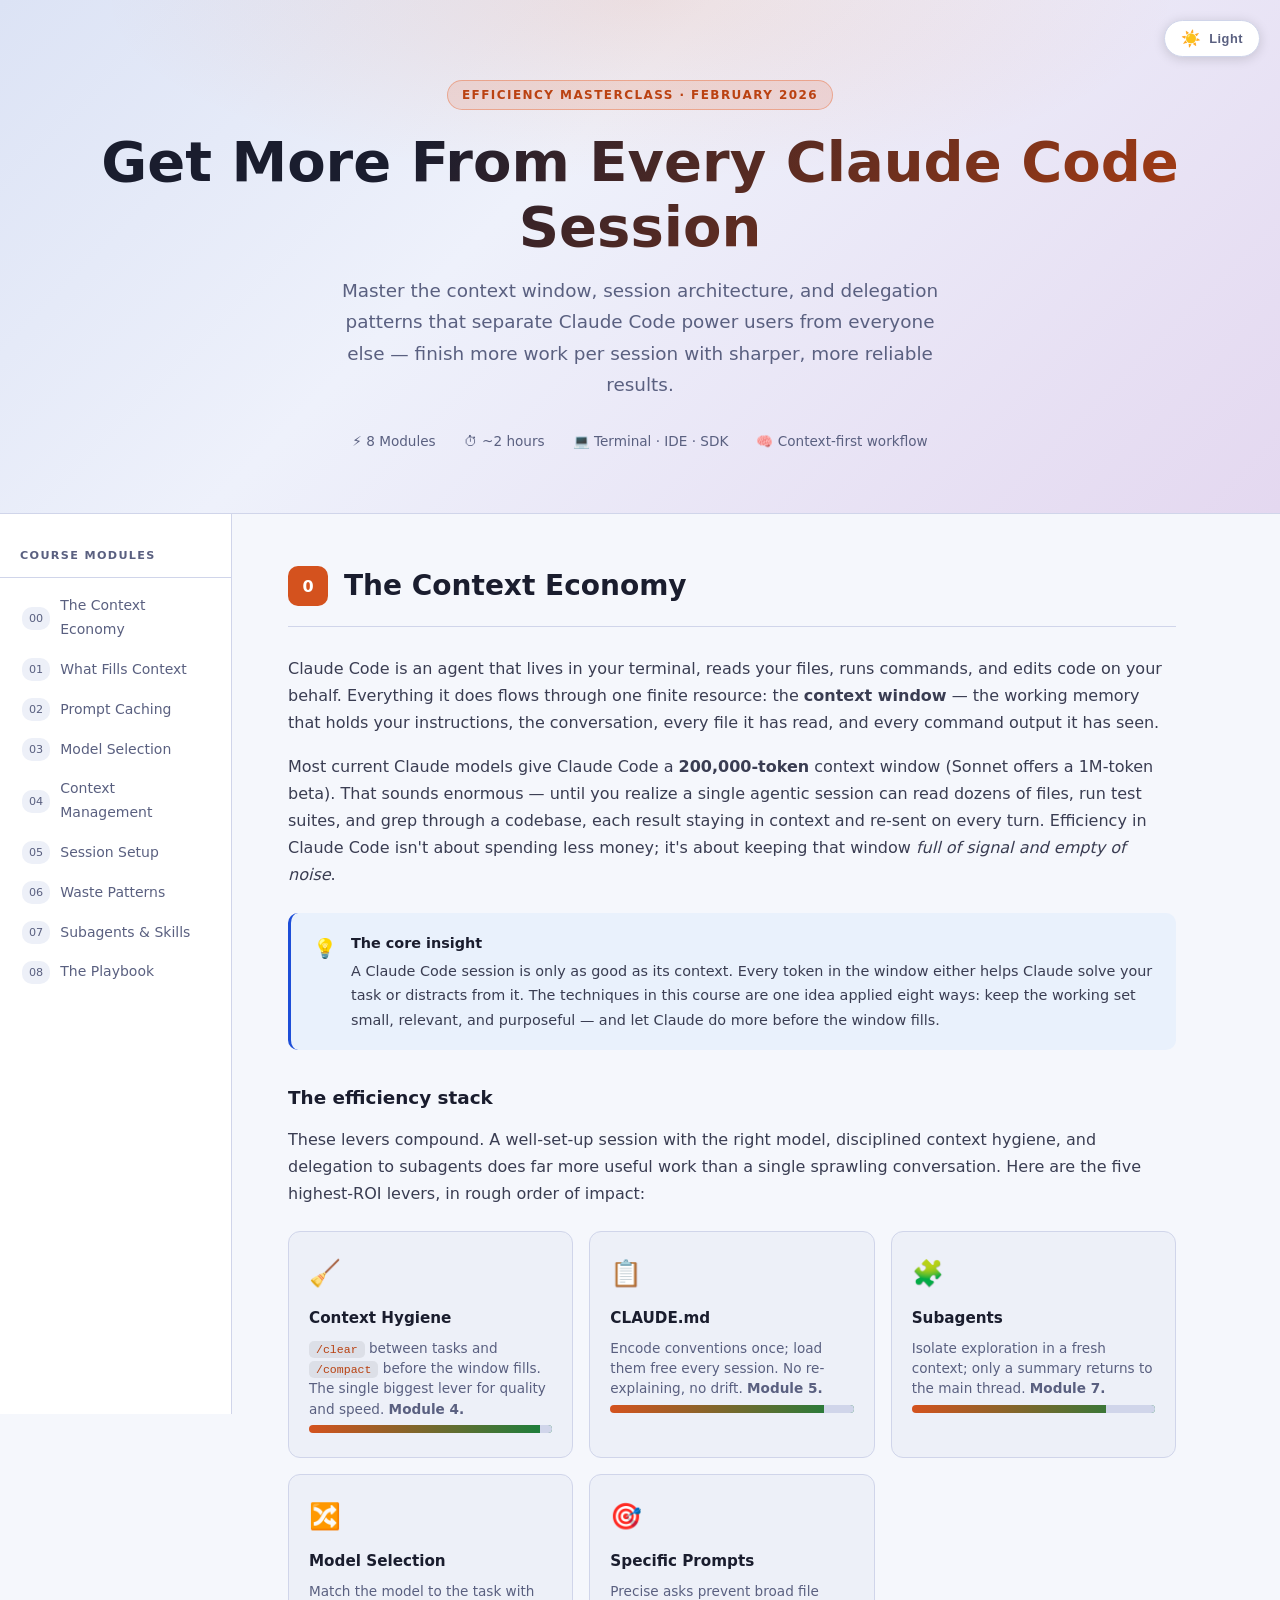
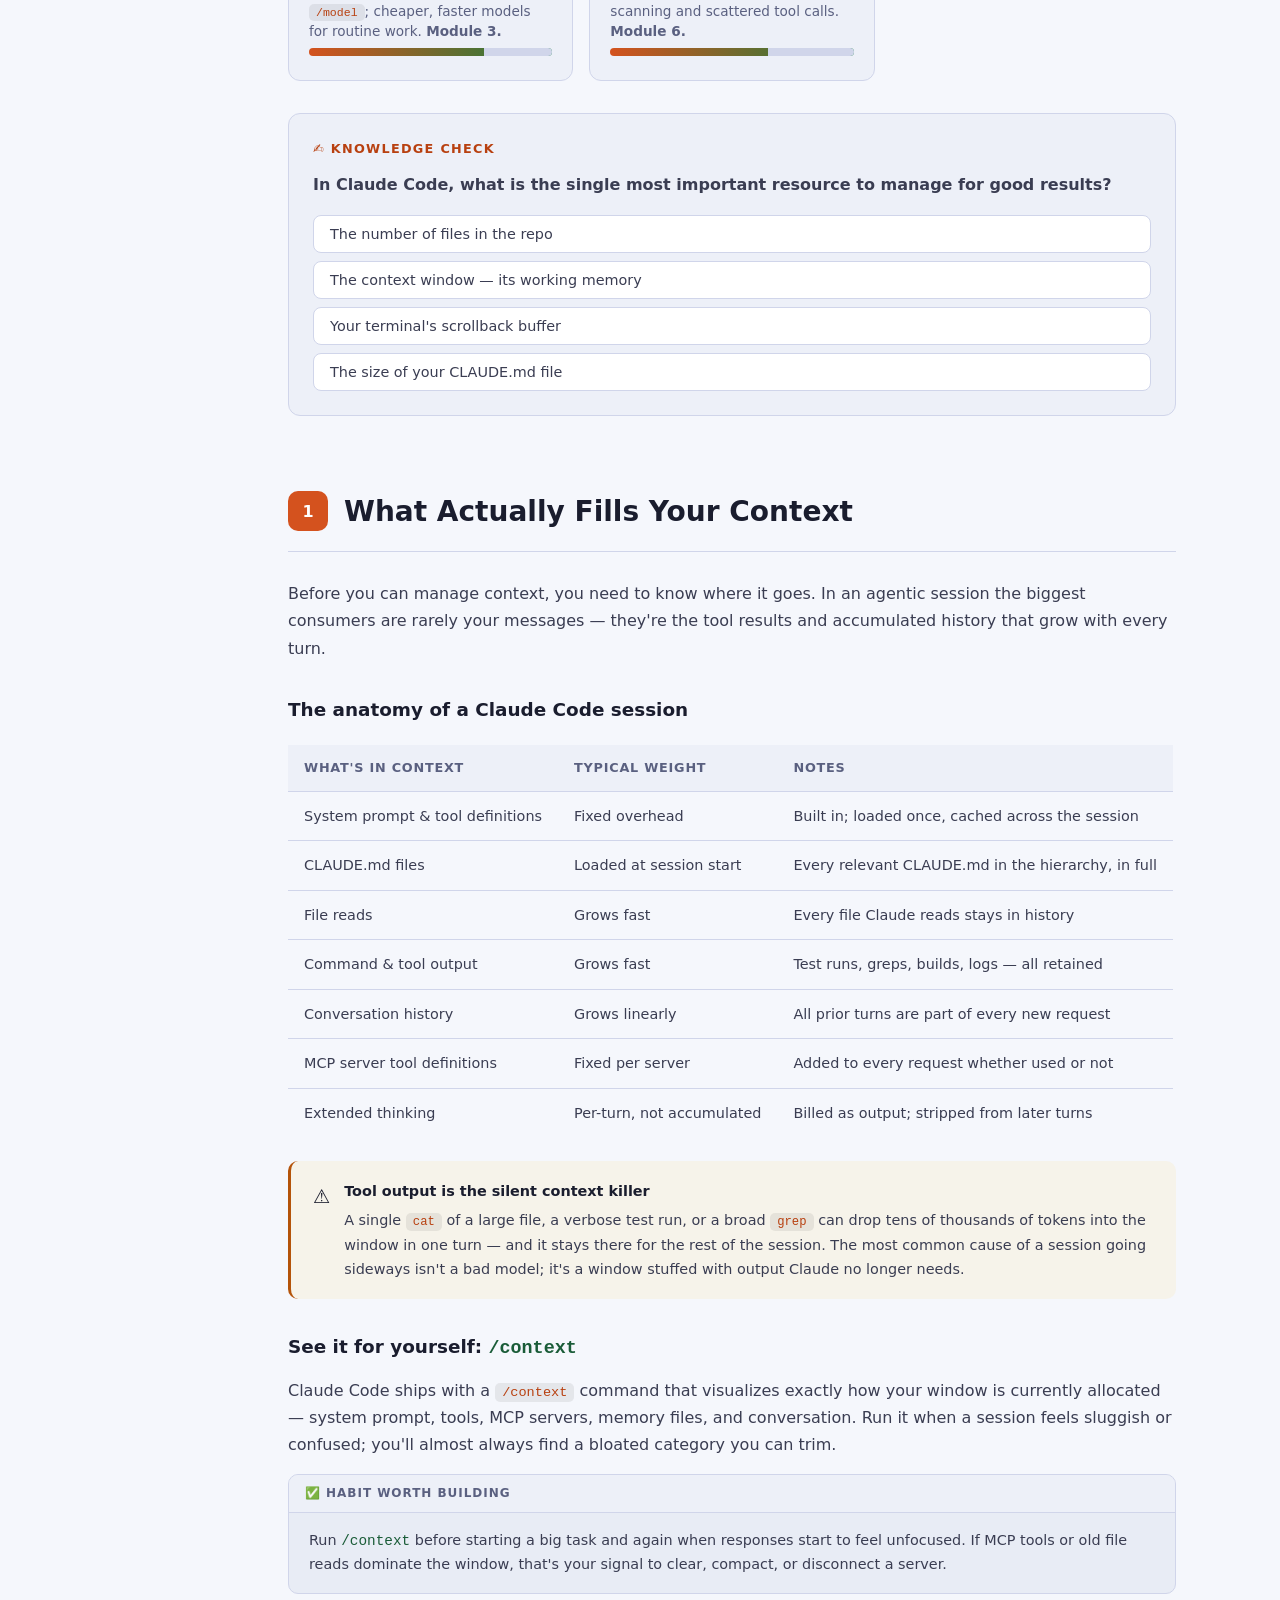
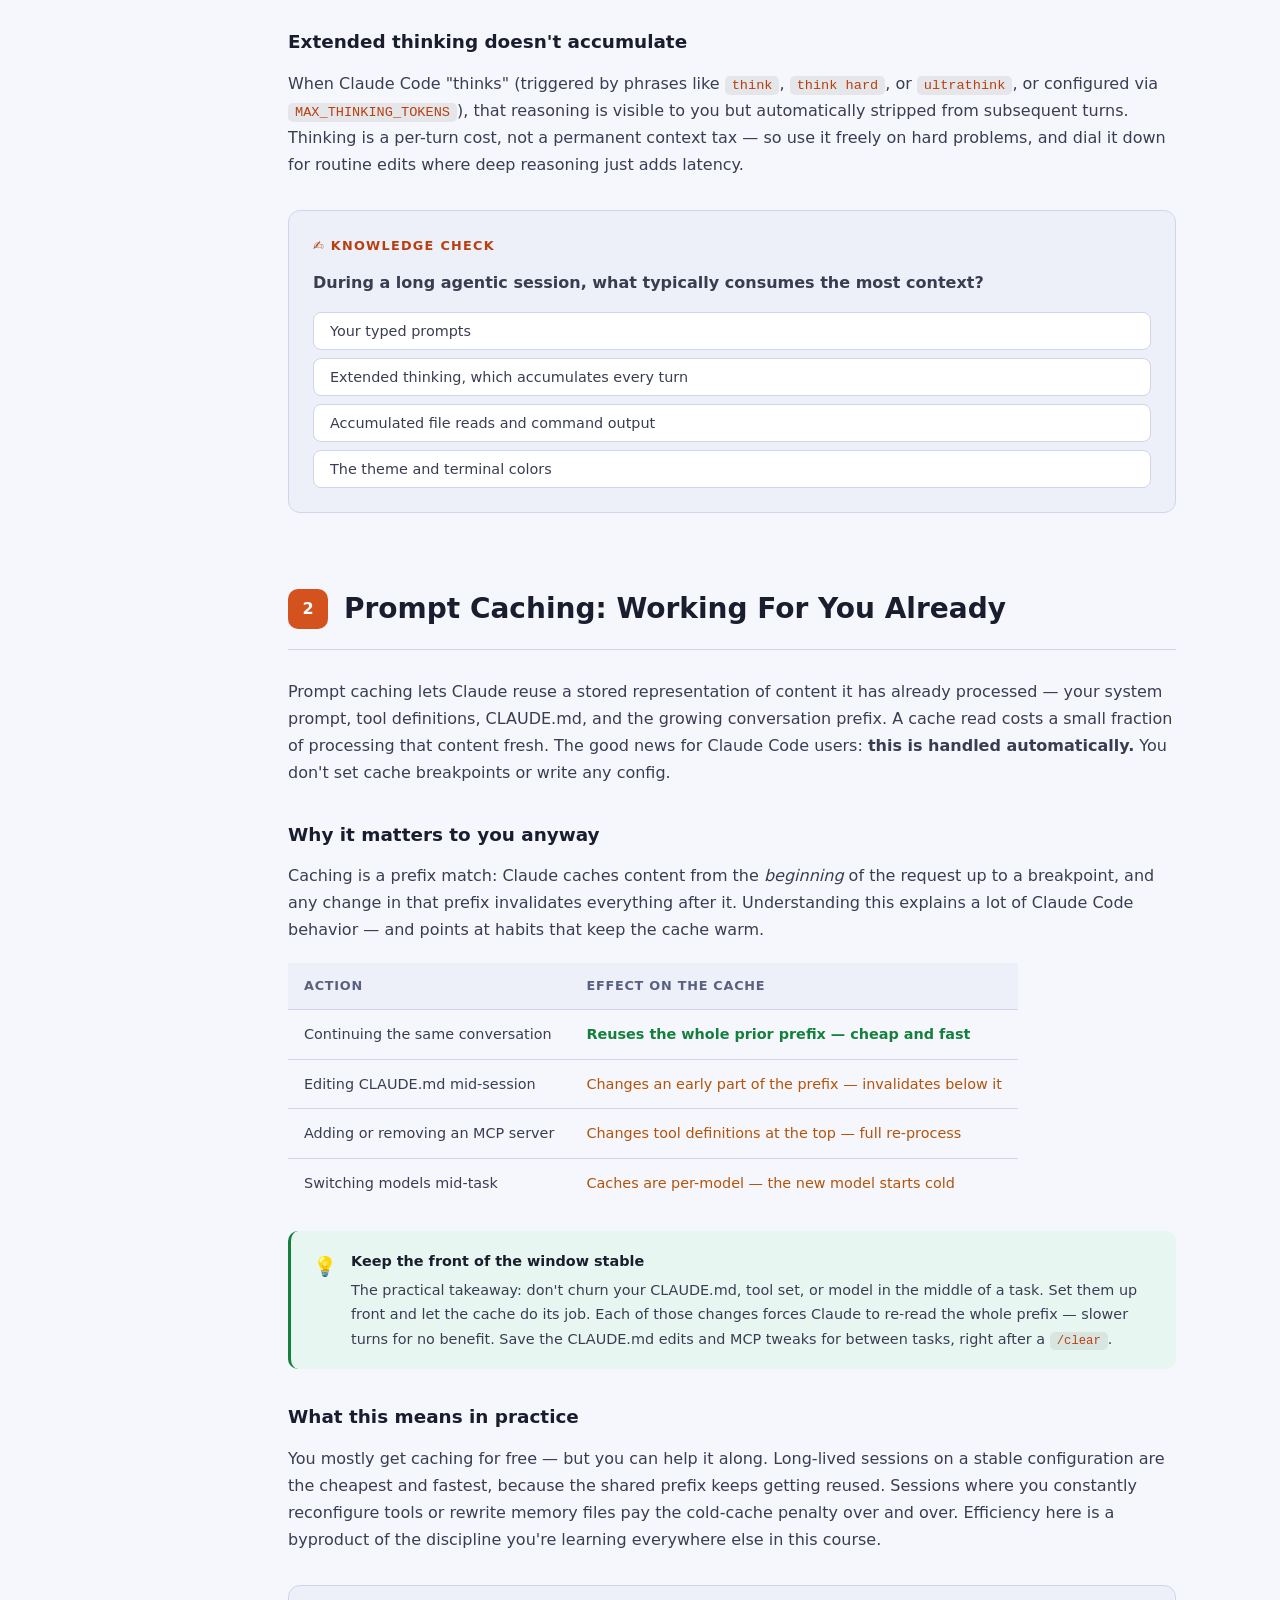
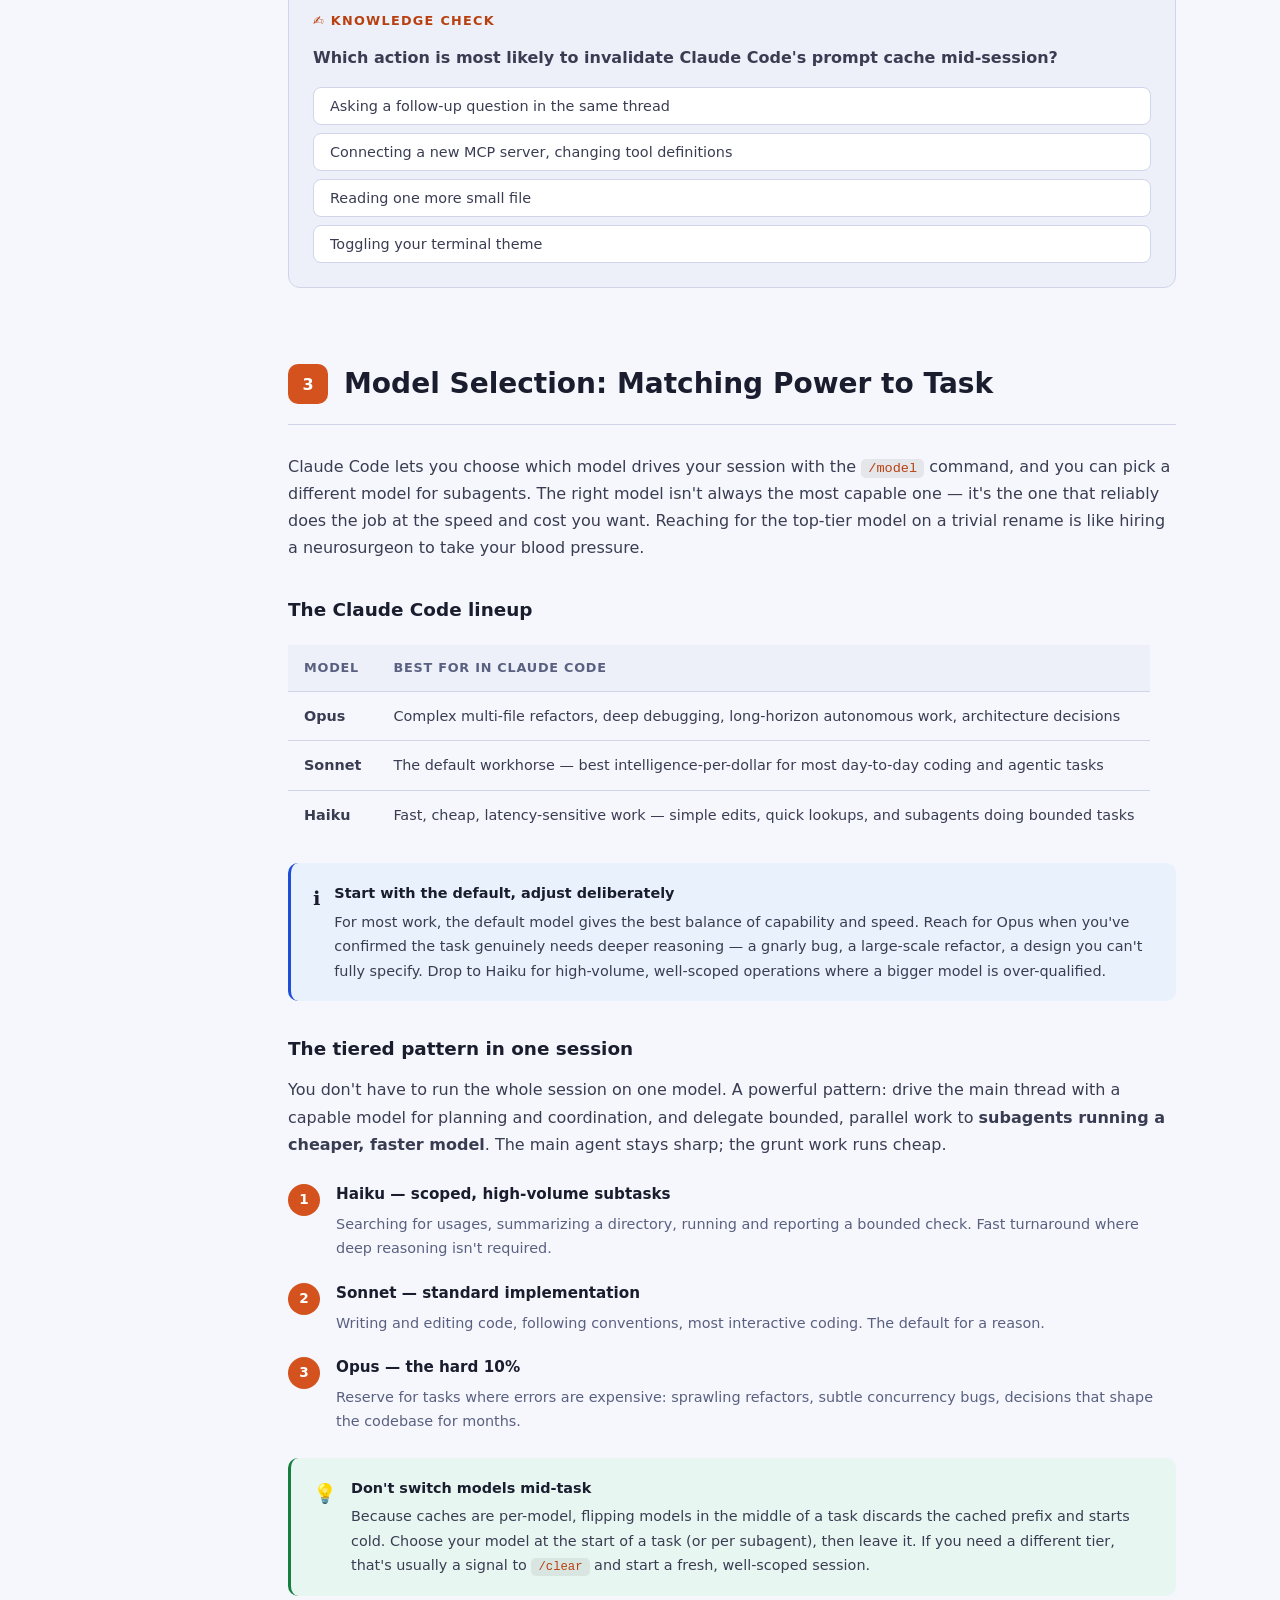
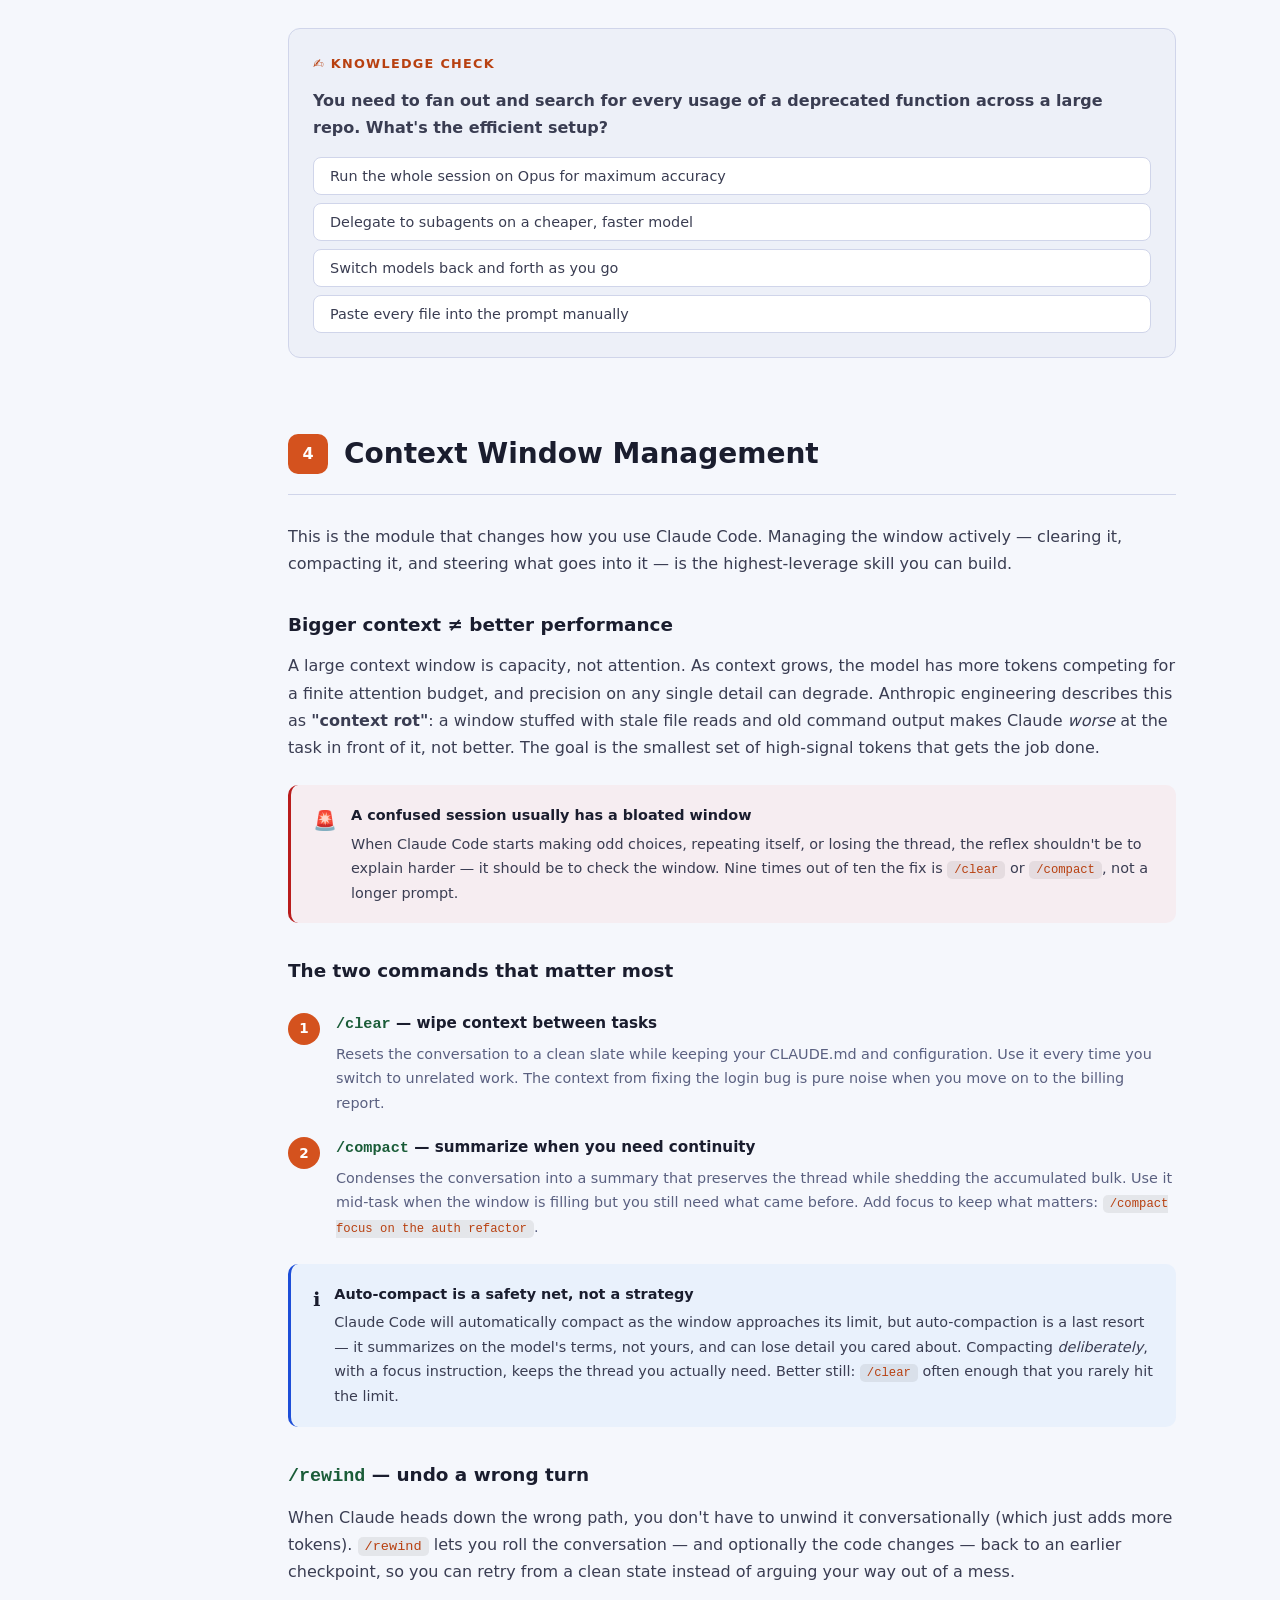
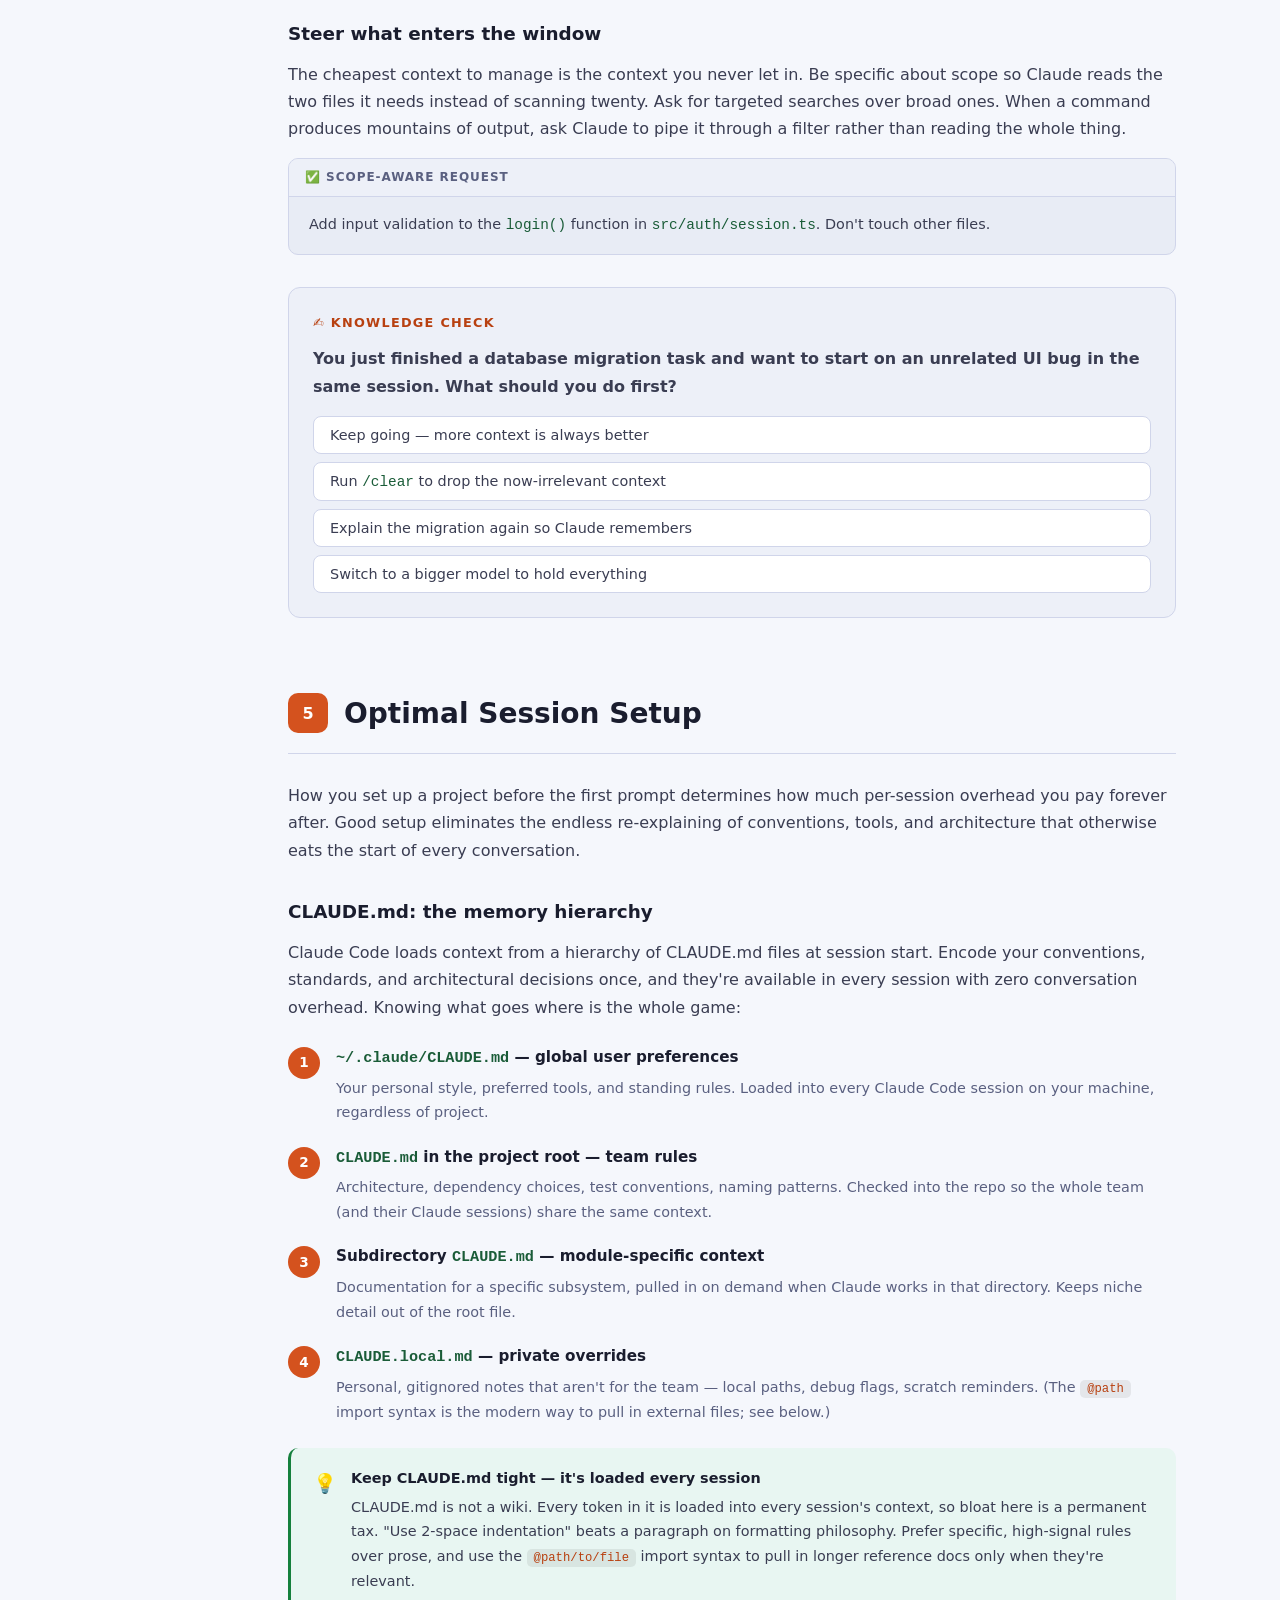
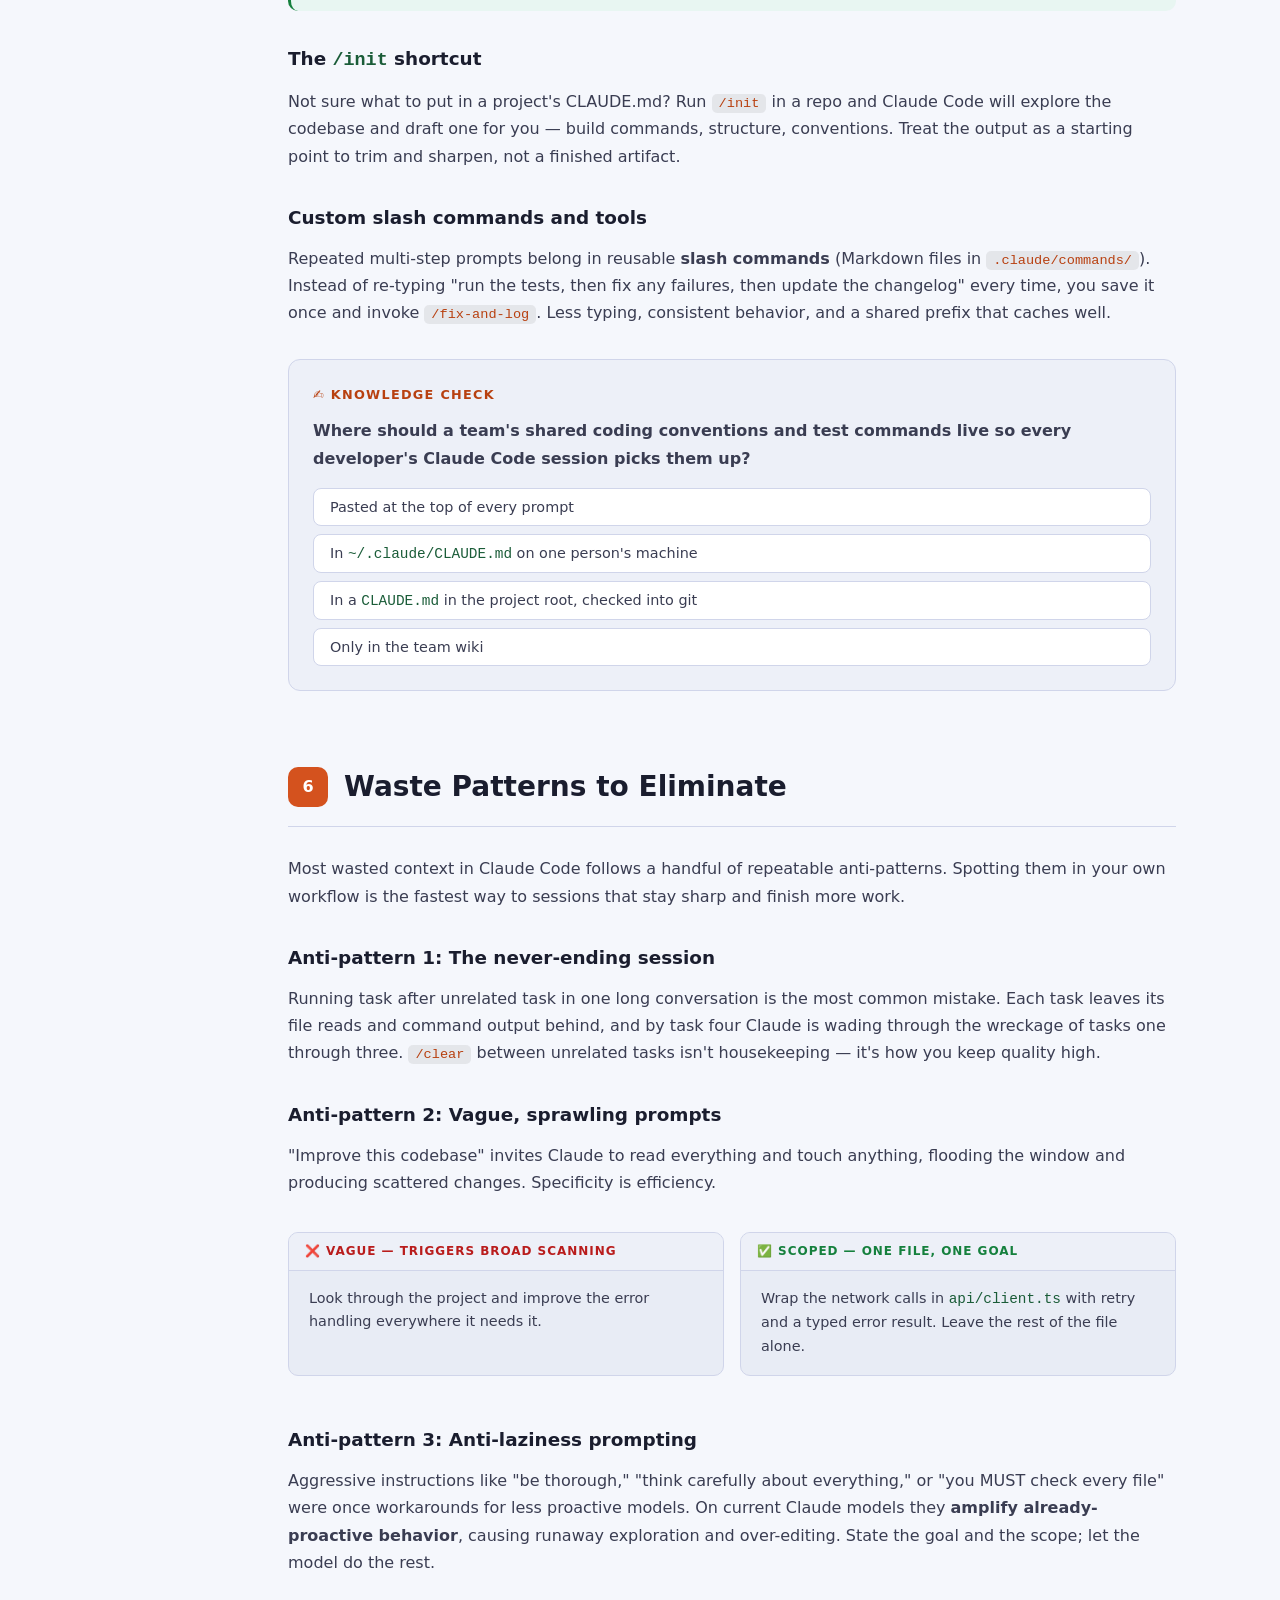
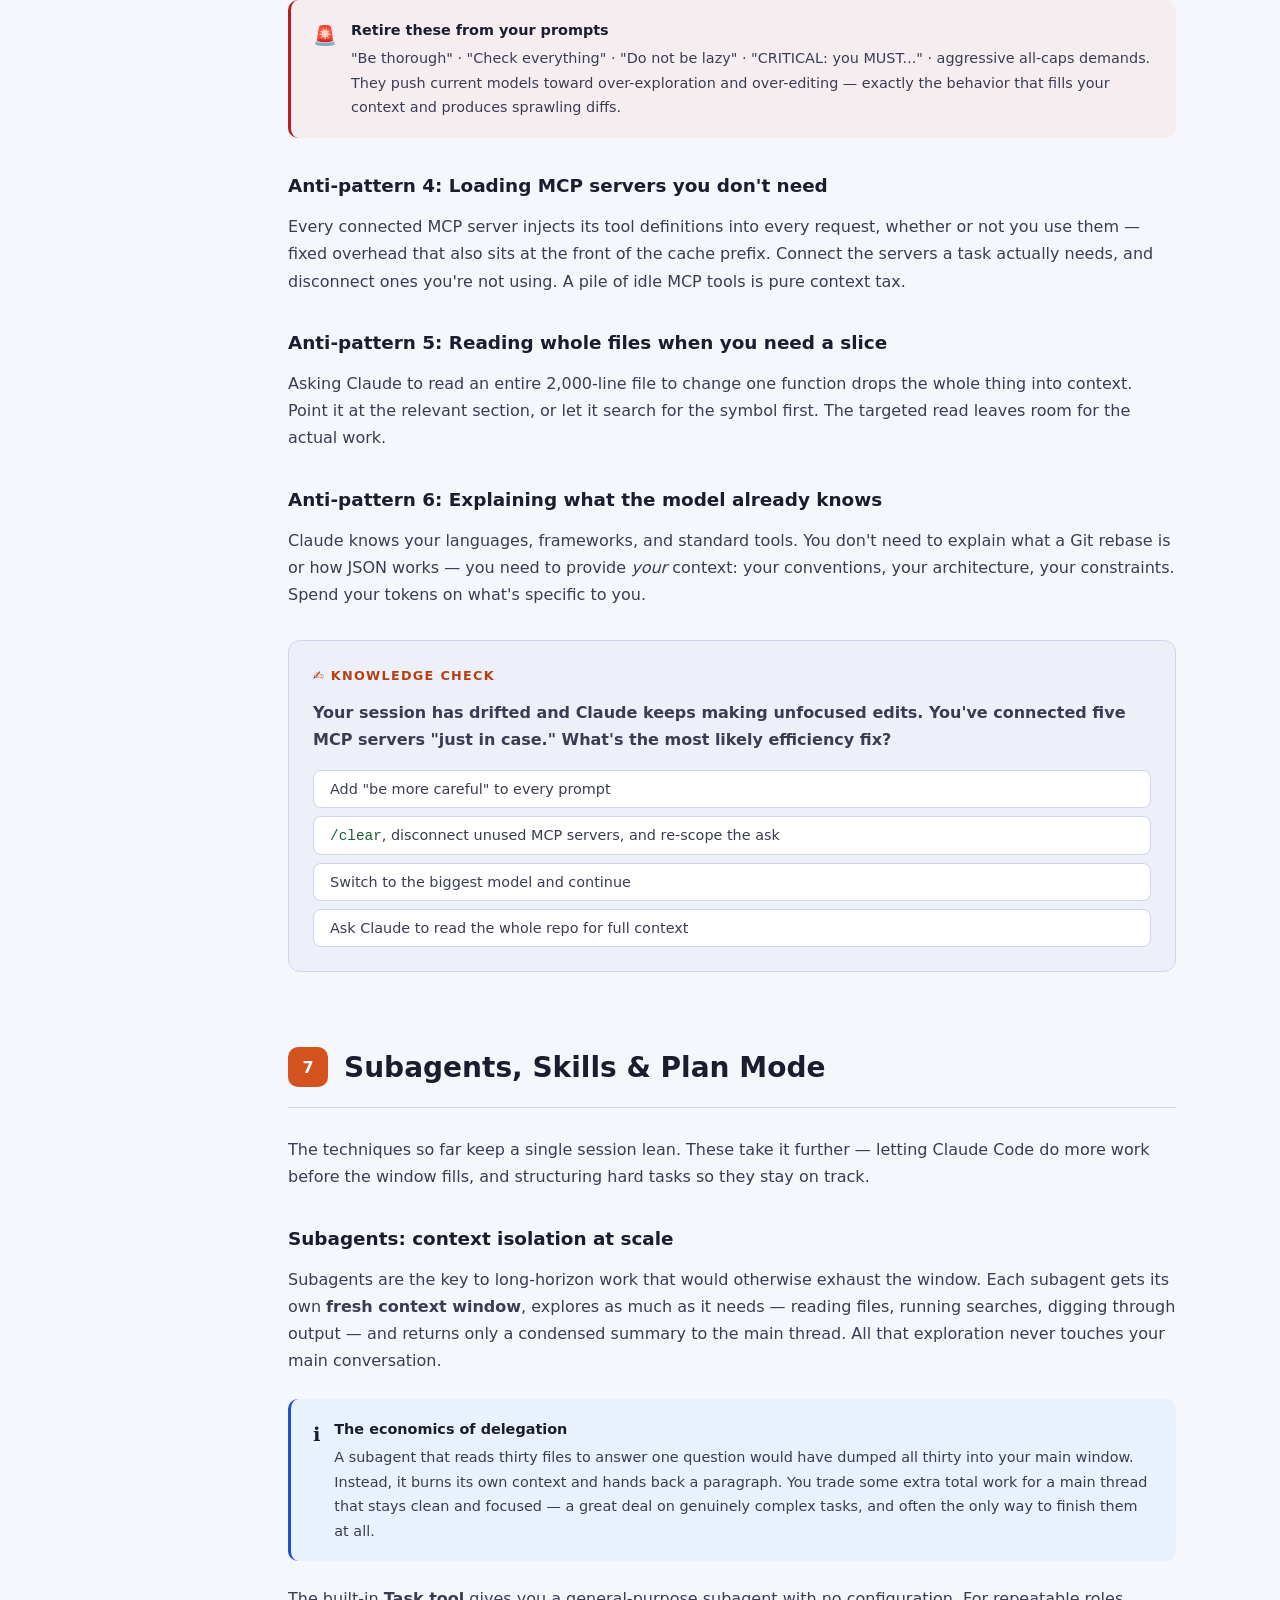
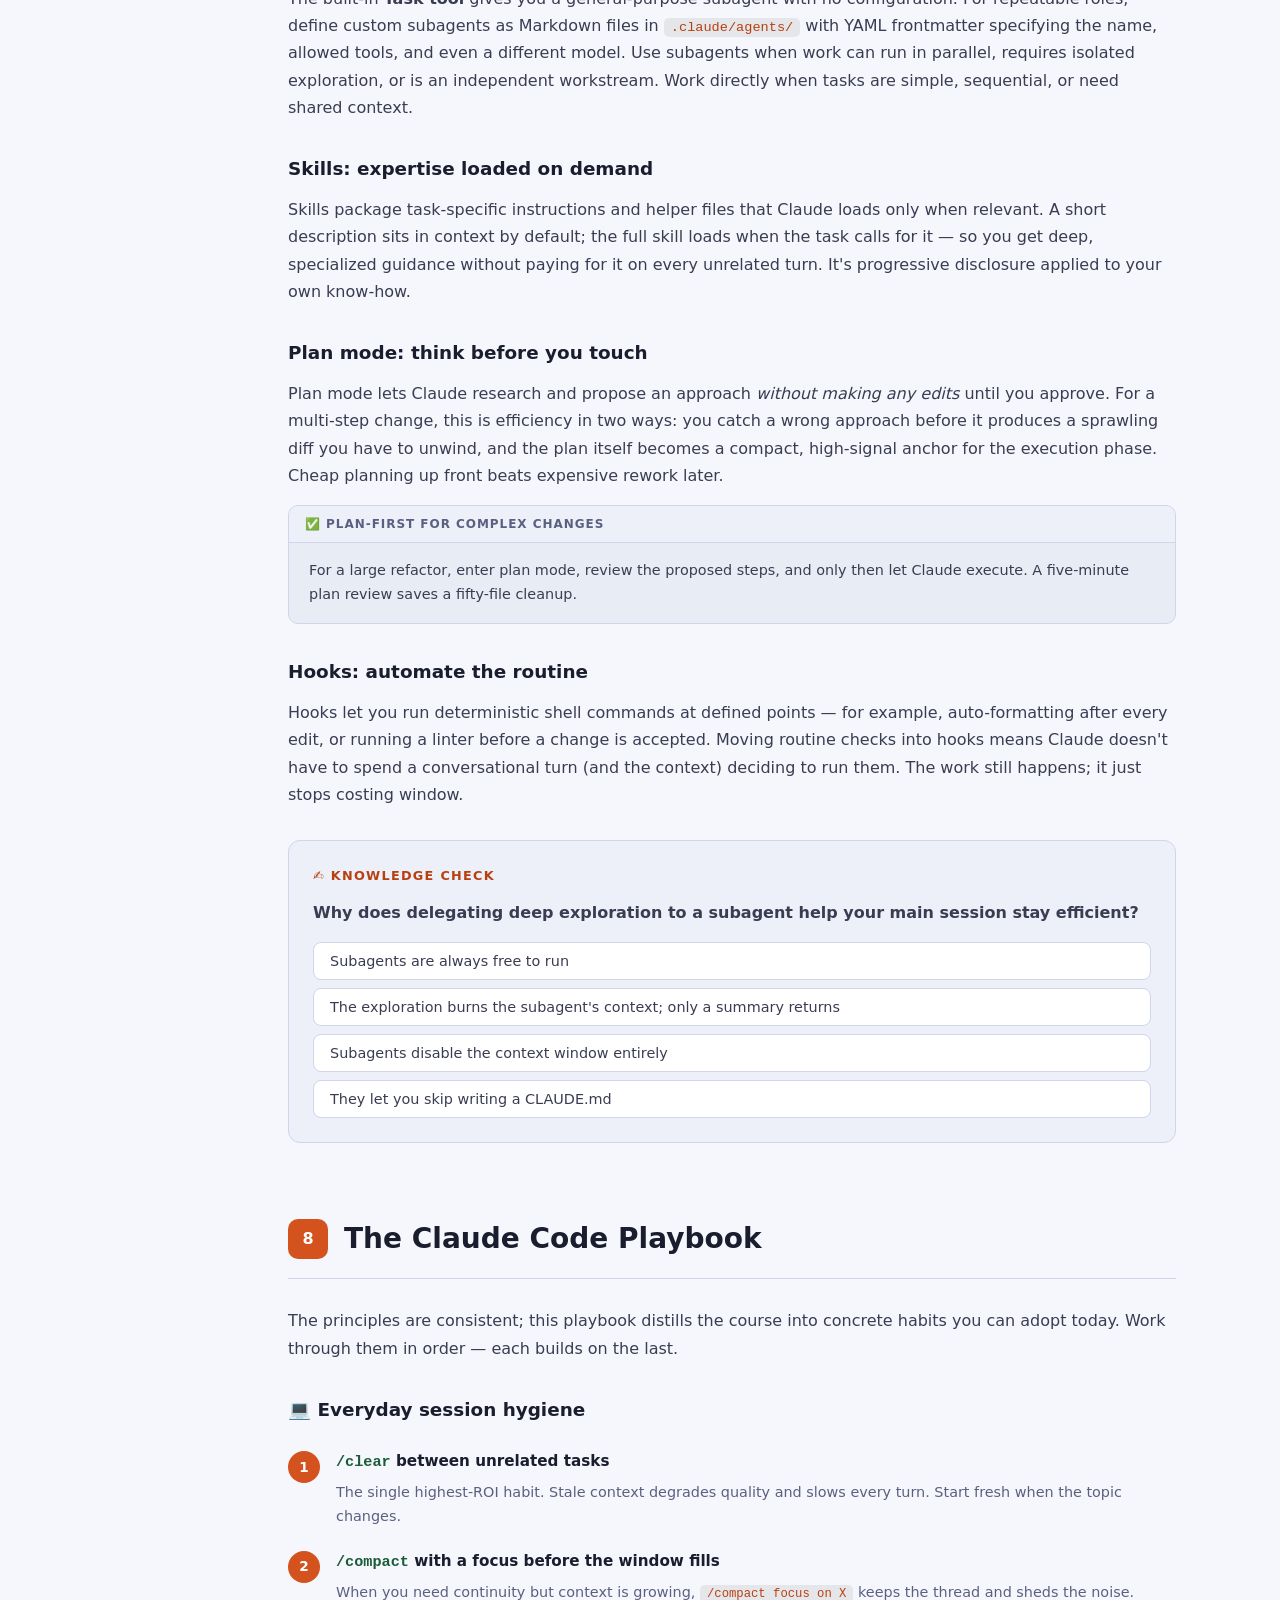
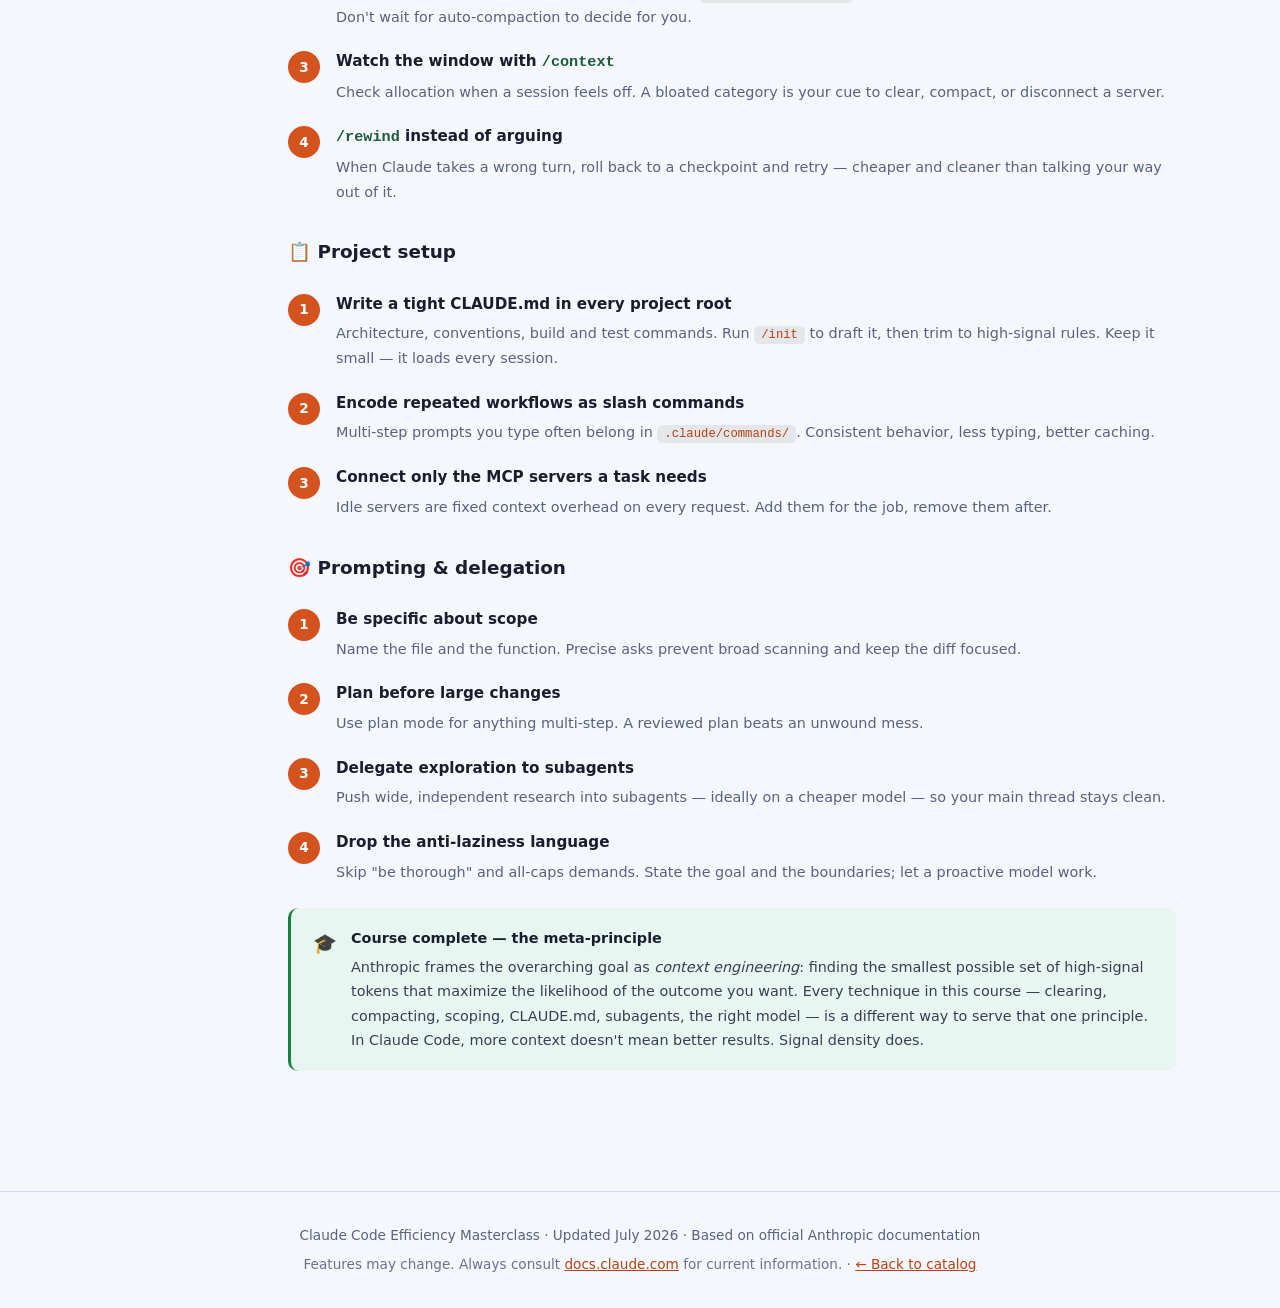
<file: claude-efficiency-course.html>
<!doctype html>
<html lang="en">
  <head>
    <meta charset="UTF-8" />
    <meta name="viewport" content="width=device-width, initial-scale=1.0" />
    <title>Claude Code Efficiency Masterclass</title>
    <meta
      name="description"
      content="Get dramatically more out of every Claude Code session — context management, model selection, CLAUDE.md, subagents, and the waste patterns that quietly burn your context window."
    />
    <!-- Theme system must load before first paint to avoid flash of wrong theme -->
    <script src="assets/theme.js"></script>
    <link rel="stylesheet" href="assets/theme.css" />
    <link rel="stylesheet" href="assets/styles.css" />
  </head>
  <body>
    <!-- THEME TOGGLE -->
    <button
      class="theme-toggle"
      onclick="toggleTheme()"
      aria-label="Toggle light/dark mode"
    >
      <span class="toggle-icon" id="toggle-icon">☀️</span>
      <span class="toggle-label" id="toggle-label">Light</span>
    </button>

    <!-- HERO -->
    <div class="hero">
      <div class="badge">Efficiency Masterclass · February 2026</div>
      <h1>Get More From Every Claude Code Session</h1>
      <p class="subtitle">
        Master the context window, session architecture, and delegation
        patterns that separate Claude Code power users from everyone else —
        finish more work per session with sharper, more reliable results.
      </p>
      <div class="hero-meta">
        <span>⚡ 8 Modules</span>
        <span>⏱ ~2 hours</span>
        <span>💻 Terminal · IDE · SDK</span>
        <span>🧠 Context-first workflow</span>
      </div>
    </div>

    <div class="layout">
      <!-- SIDEBAR TOC -->
      <nav class="toc">
        <h3>Course Modules</h3>
        <a href="#m0"><span class="toc-num">00</span> The Context Economy</a>
        <a href="#m1"><span class="toc-num">01</span> What Fills Context</a>
        <a href="#m2"><span class="toc-num">02</span> Prompt Caching</a>
        <a href="#m3"><span class="toc-num">03</span> Model Selection</a>
        <a href="#m4"><span class="toc-num">04</span> Context Management</a>
        <a href="#m5"><span class="toc-num">05</span> Session Setup</a>
        <a href="#m6"><span class="toc-num">06</span> Waste Patterns</a>
        <a href="#m7"><span class="toc-num">07</span> Subagents & Skills</a>
        <a href="#m8"><span class="toc-num">08</span> The Playbook</a>
      </nav>

      <!-- MAIN CONTENT -->
      <main class="content">
        <!-- MODULE 0 -->
        <section class="section" id="m0">
          <div class="section-header">
            <div class="section-num">0</div>
            <h2>The Context Economy</h2>
          </div>

          <p>
            Claude Code is an agent that lives in your terminal, reads your
            files, runs commands, and edits code on your behalf. Everything it
            does flows through one finite resource: the
            <strong>context window</strong> — the working memory that holds your
            instructions, the conversation, every file it has read, and every
            command output it has seen.
          </p>

          <p>
            Most current Claude models give Claude Code a
            <strong>200,000-token</strong> context window (Sonnet offers a
            1M-token beta). That sounds enormous — until you realize a single
            agentic session can read dozens of files, run test suites, and grep
            through a codebase, each result staying in context and re-sent on
            every turn. Efficiency in Claude Code isn't about spending less
            money; it's about keeping that window
            <em>full of signal and empty of noise</em>.
          </p>

          <div class="callout info">
            <div class="callout-icon">💡</div>
            <div class="callout-body">
              <strong>The core insight</strong>
              <p>
                A Claude Code session is only as good as its context. Every
                token in the window either helps Claude solve your task or
                distracts from it. The techniques in this course are one idea
                applied eight ways: keep the working set small, relevant, and
                purposeful — and let Claude do more before the window fills.
              </p>
            </div>
          </div>

          <h3>The efficiency stack</h3>
          <p>
            These levers compound. A well-set-up session with the right model,
            disciplined context hygiene, and delegation to subagents does far
            more useful work than a single sprawling conversation. Here are the
            five highest-ROI levers, in rough order of impact:
          </p>

          <div class="card-grid">
            <div class="card">
              <div class="card-icon">🧹</div>
              <h4>Context Hygiene</h4>
              <p>
                <code>/clear</code> between tasks and <code>/compact</code>
                before the window fills. The single biggest lever for quality
                and speed. <strong>Module 4.</strong>
              </p>
              <div class="roi-bar" style="--w: 95%">
                <div class="roi-fill"></div>
              </div>
            </div>
            <div class="card">
              <div class="card-icon">📋</div>
              <h4>CLAUDE.md</h4>
              <p>
                Encode conventions once; load them free every session. No
                re-explaining, no drift. <strong>Module 5.</strong>
              </p>
              <div class="roi-bar" style="--w: 88%">
                <div class="roi-fill"></div>
              </div>
            </div>
            <div class="card">
              <div class="card-icon">🧩</div>
              <h4>Subagents</h4>
              <p>
                Isolate exploration in a fresh context; only a summary returns
                to the main thread. <strong>Module 7.</strong>
              </p>
              <div class="roi-bar" style="--w: 80%">
                <div class="roi-fill"></div>
              </div>
            </div>
            <div class="card">
              <div class="card-icon">🔀</div>
              <h4>Model Selection</h4>
              <p>
                Match the model to the task with <code>/model</code>; cheaper,
                faster models for routine work. <strong>Module 3.</strong>
              </p>
              <div class="roi-bar" style="--w: 72%">
                <div class="roi-fill"></div>
              </div>
            </div>
            <div class="card">
              <div class="card-icon">🎯</div>
              <h4>Specific Prompts</h4>
              <p>
                Precise asks prevent broad file scanning and scattered tool
                calls. <strong>Module 6.</strong>
              </p>
              <div class="roi-bar" style="--w: 65%">
                <div class="roi-fill"></div>
              </div>
            </div>
          </div>

          <div class="quiz">
            <h4>✍️ Knowledge Check</h4>
            <p>
              In Claude Code, what is the single most important resource to
              manage for good results?
            </p>
            <div class="quiz-options">
              <button class="quiz-opt" onclick="quizAnswer(this, false)">
                The number of files in the repo
              </button>
              <button class="quiz-opt" onclick="quizAnswer(this, true)">
                The context window — its working memory
              </button>
              <button class="quiz-opt" onclick="quizAnswer(this, false)">
                Your terminal's scrollback buffer
              </button>
              <button class="quiz-opt" onclick="quizAnswer(this, false)">
                The size of your CLAUDE.md file
              </button>
            </div>
            <div class="quiz-feedback"></div>
          </div>
        </section>

        <!-- MODULE 1 -->
        <section class="section" id="m1">
          <div class="section-header">
            <div class="section-num">1</div>
            <h2>What Actually Fills Your Context</h2>
          </div>

          <p>
            Before you can manage context, you need to know where it goes. In an
            agentic session the biggest consumers are rarely your messages —
            they're the tool results and accumulated history that grow with
            every turn.
          </p>

          <h3>The anatomy of a Claude Code session</h3>
          <table>
            <thead>
              <tr>
                <th>What's in context</th>
                <th>Typical weight</th>
                <th>Notes</th>
              </tr>
            </thead>
            <tbody>
              <tr>
                <td>System prompt &amp; tool definitions</td>
                <td>Fixed overhead</td>
                <td>Built in; loaded once, cached across the session</td>
              </tr>
              <tr>
                <td>CLAUDE.md files</td>
                <td>Loaded at session start</td>
                <td>Every relevant CLAUDE.md in the hierarchy, in full</td>
              </tr>
              <tr>
                <td>File reads</td>
                <td>Grows fast</td>
                <td>Every file Claude reads stays in history</td>
              </tr>
              <tr>
                <td>Command &amp; tool output</td>
                <td>Grows fast</td>
                <td>Test runs, greps, builds, logs — all retained</td>
              </tr>
              <tr>
                <td>Conversation history</td>
                <td>Grows linearly</td>
                <td>All prior turns are part of every new request</td>
              </tr>
              <tr>
                <td>MCP server tool definitions</td>
                <td>Fixed per server</td>
                <td>Added to every request whether used or not</td>
              </tr>
              <tr>
                <td>Extended thinking</td>
                <td>Per-turn, not accumulated</td>
                <td>Billed as output; stripped from later turns</td>
              </tr>
            </tbody>
          </table>

          <div class="callout warning">
            <div class="callout-icon">⚠️</div>
            <div class="callout-body">
              <strong>Tool output is the silent context killer</strong>
              <p>
                A single <code>cat</code> of a large file, a verbose test run,
                or a broad <code>grep</code> can drop tens of thousands of
                tokens into the window in one turn — and it stays there for the
                rest of the session. The most common cause of a session going
                sideways isn't a bad model; it's a window stuffed with output
                Claude no longer needs.
              </p>
            </div>
          </div>

          <h3>See it for yourself: <code>/context</code></h3>
          <p>
            Claude Code ships with a <code>/context</code> command that
            visualizes exactly how your window is currently allocated — system
            prompt, tools, MCP servers, memory files, and conversation. Run it
            when a session feels sluggish or confused; you'll almost always find
            a bloated category you can trim.
          </p>

          <div class="prompt-example">
            <div class="prompt-label">✅ Habit worth building</div>
            <div class="prompt-text">
              Run <code>/context</code> before starting a big task and again
              when responses start to feel unfocused. If MCP tools or old file
              reads dominate the window, that's your signal to clear, compact,
              or disconnect a server.
            </div>
          </div>

          <h3>Extended thinking doesn't accumulate</h3>
          <p>
            When Claude Code "thinks" (triggered by phrases like
            <code>think</code>, <code>think hard</code>, or
            <code>ultrathink</code>, or configured via
            <code>MAX_THINKING_TOKENS</code>), that reasoning is visible to you
            but automatically stripped from subsequent turns. Thinking is a
            per-turn cost, not a permanent context tax — so use it freely on
            hard problems, and dial it down for routine edits where deep
            reasoning just adds latency.
          </p>

          <div class="quiz">
            <h4>✍️ Knowledge Check</h4>
            <p>
              During a long agentic session, what typically consumes the most
              context?
            </p>
            <div class="quiz-options">
              <button class="quiz-opt" onclick="quizAnswer(this, false)">
                Your typed prompts
              </button>
              <button class="quiz-opt" onclick="quizAnswer(this, false)">
                Extended thinking, which accumulates every turn
              </button>
              <button class="quiz-opt" onclick="quizAnswer(this, true)">
                Accumulated file reads and command output
              </button>
              <button class="quiz-opt" onclick="quizAnswer(this, false)">
                The theme and terminal colors
              </button>
            </div>
            <div class="quiz-feedback"></div>
          </div>
        </section>

        <!-- MODULE 2 -->
        <section class="section" id="m2">
          <div class="section-header">
            <div class="section-num">2</div>
            <h2>Prompt Caching: Working For You Already</h2>
          </div>

          <p>
            Prompt caching lets Claude reuse a stored representation of content
            it has already processed — your system prompt, tool definitions,
            CLAUDE.md, and the growing conversation prefix. A cache read costs a
            small fraction of processing that content fresh. The good news for
            Claude Code users:
            <strong>this is handled automatically.</strong> You don't set cache
            breakpoints or write any config.
          </p>

          <h3>Why it matters to you anyway</h3>
          <p>
            Caching is a prefix match: Claude caches content from the
            <em>beginning</em> of the request up to a breakpoint, and any change
            in that prefix invalidates everything after it. Understanding this
            explains a lot of Claude Code behavior — and points at habits that
            keep the cache warm.
          </p>

          <table>
            <thead>
              <tr>
                <th>Action</th>
                <th>Effect on the cache</th>
              </tr>
            </thead>
            <tbody>
              <tr>
                <td>Continuing the same conversation</td>
                <td class="savings-col">
                  Reuses the whole prior prefix — cheap and fast
                </td>
              </tr>
              <tr>
                <td>Editing CLAUDE.md mid-session</td>
                <td class="cost-col">
                  Changes an early part of the prefix — invalidates below it
                </td>
              </tr>
              <tr>
                <td>Adding or removing an MCP server</td>
                <td class="cost-col">
                  Changes tool definitions at the top — full re-process
                </td>
              </tr>
              <tr>
                <td>Switching models mid-task</td>
                <td class="cost-col">
                  Caches are per-model — the new model starts cold
                </td>
              </tr>
            </tbody>
          </table>

          <div class="callout tip">
            <div class="callout-icon">💡</div>
            <div class="callout-body">
              <strong>Keep the front of the window stable</strong>
              <p>
                The practical takeaway: don't churn your CLAUDE.md, tool set, or
                model in the middle of a task. Set them up front and let the
                cache do its job. Each of those changes forces Claude to
                re-read the whole prefix — slower turns for no benefit. Save the
                CLAUDE.md edits and MCP tweaks for between tasks, right after a
                <code>/clear</code>.
              </p>
            </div>
          </div>

          <h3>What this means in practice</h3>
          <p>
            You mostly get caching for free — but you can help it along.
            Long-lived sessions on a stable configuration are the cheapest and
            fastest, because the shared prefix keeps getting reused. Sessions
            where you constantly reconfigure tools or rewrite memory files pay
            the cold-cache penalty over and over. Efficiency here is a
            byproduct of the discipline you're learning everywhere else in this
            course.
          </p>

          <div class="quiz">
            <h4>✍️ Knowledge Check</h4>
            <p>
              Which action is most likely to invalidate Claude Code's prompt
              cache mid-session?
            </p>
            <div class="quiz-options">
              <button class="quiz-opt" onclick="quizAnswer(this, false)">
                Asking a follow-up question in the same thread
              </button>
              <button class="quiz-opt" onclick="quizAnswer(this, true)">
                Connecting a new MCP server, changing tool definitions
              </button>
              <button class="quiz-opt" onclick="quizAnswer(this, false)">
                Reading one more small file
              </button>
              <button class="quiz-opt" onclick="quizAnswer(this, false)">
                Toggling your terminal theme
              </button>
            </div>
            <div class="quiz-feedback"></div>
          </div>
        </section>

        <!-- MODULE 3 -->
        <section class="section" id="m3">
          <div class="section-header">
            <div class="section-num">3</div>
            <h2>Model Selection: Matching Power to Task</h2>
          </div>

          <p>
            Claude Code lets you choose which model drives your session with the
            <code>/model</code> command, and you can pick a different model for
            subagents. The right model isn't always the most capable one — it's
            the one that reliably does the job at the speed and cost you want.
            Reaching for the top-tier model on a trivial rename is like hiring a
            neurosurgeon to take your blood pressure.
          </p>

          <h3>The Claude Code lineup</h3>
          <table>
            <thead>
              <tr>
                <th>Model</th>
                <th>Best for in Claude Code</th>
              </tr>
            </thead>
            <tbody>
              <tr>
                <td><strong>Opus</strong></td>
                <td>
                  Complex multi-file refactors, deep debugging, long-horizon
                  autonomous work, architecture decisions
                </td>
              </tr>
              <tr>
                <td><strong>Sonnet</strong></td>
                <td>
                  The default workhorse — best intelligence-per-dollar for most
                  day-to-day coding and agentic tasks
                </td>
              </tr>
              <tr>
                <td><strong>Haiku</strong></td>
                <td>
                  Fast, cheap, latency-sensitive work — simple edits, quick
                  lookups, and subagents doing bounded tasks
                </td>
              </tr>
            </tbody>
          </table>

          <div class="callout info">
            <div class="callout-icon">ℹ️</div>
            <div class="callout-body">
              <strong>Start with the default, adjust deliberately</strong>
              <p>
                For most work, the default model gives the best balance of
                capability and speed. Reach for Opus when you've confirmed the
                task genuinely needs deeper reasoning — a gnarly bug, a
                large-scale refactor, a design you can't fully specify. Drop to
                Haiku for high-volume, well-scoped operations where a bigger
                model is over-qualified.
              </p>
            </div>
          </div>

          <h3>The tiered pattern in one session</h3>
          <p>
            You don't have to run the whole session on one model. A powerful
            pattern: drive the main thread with a capable model for planning and
            coordination, and delegate bounded, parallel work to
            <strong>subagents running a cheaper, faster model</strong>. The
            main agent stays sharp; the grunt work runs cheap.
          </p>
          <div class="steps">
            <div class="step">
              <div class="step-num">1</div>
              <div class="step-body">
                <h4>Haiku — scoped, high-volume subtasks</h4>
                <p>
                  Searching for usages, summarizing a directory, running and
                  reporting a bounded check. Fast turnaround where deep
                  reasoning isn't required.
                </p>
              </div>
            </div>
            <div class="step">
              <div class="step-num">2</div>
              <div class="step-body">
                <h4>Sonnet — standard implementation</h4>
                <p>
                  Writing and editing code, following conventions, most
                  interactive coding. The default for a reason.
                </p>
              </div>
            </div>
            <div class="step">
              <div class="step-num">3</div>
              <div class="step-body">
                <h4>Opus — the hard 10%</h4>
                <p>
                  Reserve for tasks where errors are expensive: sprawling
                  refactors, subtle concurrency bugs, decisions that shape the
                  codebase for months.
                </p>
              </div>
            </div>
          </div>

          <div class="callout tip">
            <div class="callout-icon">💡</div>
            <div class="callout-body">
              <strong>Don't switch models mid-task</strong>
              <p>
                Because caches are per-model, flipping models in the middle of a
                task discards the cached prefix and starts cold. Choose your
                model at the start of a task (or per subagent), then leave it.
                If you need a different tier, that's usually a signal to
                <code>/clear</code> and start a fresh, well-scoped session.
              </p>
            </div>
          </div>

          <div class="quiz">
            <h4>✍️ Knowledge Check</h4>
            <p>
              You need to fan out and search for every usage of a deprecated
              function across a large repo. What's the efficient setup?
            </p>
            <div class="quiz-options">
              <button class="quiz-opt" onclick="quizAnswer(this, false)">
                Run the whole session on Opus for maximum accuracy
              </button>
              <button class="quiz-opt" onclick="quizAnswer(this, true)">
                Delegate to subagents on a cheaper, faster model
              </button>
              <button class="quiz-opt" onclick="quizAnswer(this, false)">
                Switch models back and forth as you go
              </button>
              <button class="quiz-opt" onclick="quizAnswer(this, false)">
                Paste every file into the prompt manually
              </button>
            </div>
            <div class="quiz-feedback"></div>
          </div>
        </section>

        <!-- MODULE 4 -->
        <section class="section" id="m4">
          <div class="section-header">
            <div class="section-num">4</div>
            <h2>Context Window Management</h2>
          </div>

          <p>
            This is the module that changes how you use Claude Code. Managing
            the window actively — clearing it, compacting it, and steering what
            goes into it — is the highest-leverage skill you can build.
          </p>

          <h3>Bigger context ≠ better performance</h3>
          <p>
            A large context window is capacity, not attention. As context grows,
            the model has more tokens competing for a finite attention budget,
            and precision on any single detail can degrade. Anthropic
            engineering describes this as <strong>"context rot"</strong>: a
            window stuffed with stale file reads and old command output makes
            Claude <em>worse</em> at the task in front of it, not better. The
            goal is the smallest set of high-signal tokens that gets the job
            done.
          </p>

          <div class="callout danger">
            <div class="callout-icon">🚨</div>
            <div class="callout-body">
              <strong>A confused session usually has a bloated window</strong>
              <p>
                When Claude Code starts making odd choices, repeating itself, or
                losing the thread, the reflex shouldn't be to explain harder —
                it should be to check the window. Nine times out of ten the fix
                is <code>/clear</code> or <code>/compact</code>, not a longer
                prompt.
              </p>
            </div>
          </div>

          <h3>The two commands that matter most</h3>
          <div class="steps">
            <div class="step">
              <div class="step-num">1</div>
              <div class="step-body">
                <h4><code>/clear</code> — wipe context between tasks</h4>
                <p>
                  Resets the conversation to a clean slate while keeping your
                  CLAUDE.md and configuration. Use it every time you switch to
                  unrelated work. The context from fixing the login bug is pure
                  noise when you move on to the billing report.
                </p>
              </div>
            </div>
            <div class="step">
              <div class="step-num">2</div>
              <div class="step-body">
                <h4>
                  <code>/compact</code> — summarize when you need continuity
                </h4>
                <p>
                  Condenses the conversation into a summary that preserves the
                  thread while shedding the accumulated bulk. Use it mid-task
                  when the window is filling but you still need what came
                  before. Add focus to keep what matters:
                  <code>/compact focus on the auth refactor</code>.
                </p>
              </div>
            </div>
          </div>

          <div class="callout info">
            <div class="callout-icon">ℹ️</div>
            <div class="callout-body">
              <strong>Auto-compact is a safety net, not a strategy</strong>
              <p>
                Claude Code will automatically compact as the window approaches
                its limit, but auto-compaction is a last resort — it summarizes
                on the model's terms, not yours, and can lose detail you cared
                about. Compacting <em>deliberately</em>, with a focus
                instruction, keeps the thread you actually need. Better still:
                <code>/clear</code> often enough that you rarely hit the limit.
              </p>
            </div>
          </div>

          <h3><code>/rewind</code> — undo a wrong turn</h3>
          <p>
            When Claude heads down the wrong path, you don't have to unwind it
            conversationally (which just adds more tokens). <code>/rewind</code>
            lets you roll the conversation — and optionally the code changes —
            back to an earlier checkpoint, so you can retry from a clean state
            instead of arguing your way out of a mess.
          </p>

          <h3>Steer what enters the window</h3>
          <p>
            The cheapest context to manage is the context you never let in. Be
            specific about scope so Claude reads the two files it needs instead
            of scanning twenty. Ask for targeted searches over broad ones. When
            a command produces mountains of output, ask Claude to pipe it
            through a filter rather than reading the whole thing.
          </p>

          <div class="prompt-example">
            <div class="prompt-label">✅ Scope-aware request</div>
            <div class="prompt-text">
              Add input validation to the <code>login()</code> function in
              <code>src/auth/session.ts</code>. Don't touch other files.
            </div>
          </div>

          <div class="quiz">
            <h4>✍️ Knowledge Check</h4>
            <p>
              You just finished a database migration task and want to start on
              an unrelated UI bug in the same session. What should you do first?
            </p>
            <div class="quiz-options">
              <button class="quiz-opt" onclick="quizAnswer(this, false)">
                Keep going — more context is always better
              </button>
              <button class="quiz-opt" onclick="quizAnswer(this, true)">
                Run <code>/clear</code> to drop the now-irrelevant context
              </button>
              <button class="quiz-opt" onclick="quizAnswer(this, false)">
                Explain the migration again so Claude remembers
              </button>
              <button class="quiz-opt" onclick="quizAnswer(this, false)">
                Switch to a bigger model to hold everything
              </button>
            </div>
            <div class="quiz-feedback"></div>
          </div>
        </section>

        <!-- MODULE 5 -->
        <section class="section" id="m5">
          <div class="section-header">
            <div class="section-num">5</div>
            <h2>Optimal Session Setup</h2>
          </div>

          <p>
            How you set up a project before the first prompt determines how much
            per-session overhead you pay forever after. Good setup eliminates
            the endless re-explaining of conventions, tools, and architecture
            that otherwise eats the start of every conversation.
          </p>

          <h3>CLAUDE.md: the memory hierarchy</h3>
          <p>
            Claude Code loads context from a hierarchy of CLAUDE.md files at
            session start. Encode your conventions, standards, and architectural
            decisions once, and they're available in every session with zero
            conversation overhead. Knowing what goes where is the whole game:
          </p>

          <div class="steps">
            <div class="step">
              <div class="step-num">1</div>
              <div class="step-body">
                <h4>
                  <code>~/.claude/CLAUDE.md</code> — global user preferences
                </h4>
                <p>
                  Your personal style, preferred tools, and standing rules.
                  Loaded into every Claude Code session on your machine,
                  regardless of project.
                </p>
              </div>
            </div>
            <div class="step">
              <div class="step-num">2</div>
              <div class="step-body">
                <h4><code>CLAUDE.md</code> in the project root — team rules</h4>
                <p>
                  Architecture, dependency choices, test conventions, naming
                  patterns. Checked into the repo so the whole team (and their
                  Claude sessions) share the same context.
                </p>
              </div>
            </div>
            <div class="step">
              <div class="step-num">3</div>
              <div class="step-body">
                <h4>
                  Subdirectory <code>CLAUDE.md</code> — module-specific context
                </h4>
                <p>
                  Documentation for a specific subsystem, pulled in on demand
                  when Claude works in that directory. Keeps niche detail out of
                  the root file.
                </p>
              </div>
            </div>
            <div class="step">
              <div class="step-num">4</div>
              <div class="step-body">
                <h4><code>CLAUDE.local.md</code> — private overrides</h4>
                <p>
                  Personal, gitignored notes that aren't for the team — local
                  paths, debug flags, scratch reminders. (The
                  <code>@path</code> import syntax is the modern way to pull in
                  external files; see below.)
                </p>
              </div>
            </div>
          </div>

          <div class="callout tip">
            <div class="callout-icon">💡</div>
            <div class="callout-body">
              <strong>Keep CLAUDE.md tight — it's loaded every session</strong>
              <p>
                CLAUDE.md is not a wiki. Every token in it is loaded into every
                session's context, so bloat here is a permanent tax.
                "Use 2-space indentation" beats a paragraph on formatting
                philosophy. Prefer specific, high-signal rules over prose, and
                use the <code>@path/to/file</code> import syntax to pull in
                longer reference docs only when they're relevant.
              </p>
            </div>
          </div>

          <h3>The <code>/init</code> shortcut</h3>
          <p>
            Not sure what to put in a project's CLAUDE.md? Run
            <code>/init</code> in a repo and Claude Code will explore the
            codebase and draft one for you — build commands, structure,
            conventions. Treat the output as a starting point to trim and
            sharpen, not a finished artifact.
          </p>

          <h3>Custom slash commands and tools</h3>
          <p>
            Repeated multi-step prompts belong in reusable
            <strong>slash commands</strong> (Markdown files in
            <code>.claude/commands/</code>). Instead of re-typing "run the
            tests, then fix any failures, then update the changelog" every time,
            you save it once and invoke <code>/fix-and-log</code>. Less typing,
            consistent behavior, and a shared prefix that caches well.
          </p>

          <div class="quiz">
            <h4>✍️ Knowledge Check</h4>
            <p>
              Where should a team's shared coding conventions and test commands
              live so every developer's Claude Code session picks them up?
            </p>
            <div class="quiz-options">
              <button class="quiz-opt" onclick="quizAnswer(this, false)">
                Pasted at the top of every prompt
              </button>
              <button class="quiz-opt" onclick="quizAnswer(this, false)">
                In <code>~/.claude/CLAUDE.md</code> on one person's machine
              </button>
              <button class="quiz-opt" onclick="quizAnswer(this, true)">
                In a <code>CLAUDE.md</code> in the project root, checked into git
              </button>
              <button class="quiz-opt" onclick="quizAnswer(this, false)">
                Only in the team wiki
              </button>
            </div>
            <div class="quiz-feedback"></div>
          </div>
        </section>

        <!-- MODULE 6 -->
        <section class="section" id="m6">
          <div class="section-header">
            <div class="section-num">6</div>
            <h2>Waste Patterns to Eliminate</h2>
          </div>

          <p>
            Most wasted context in Claude Code follows a handful of repeatable
            anti-patterns. Spotting them in your own workflow is the fastest way
            to sessions that stay sharp and finish more work.
          </p>

          <h3>Anti-pattern 1: The never-ending session</h3>
          <p>
            Running task after unrelated task in one long conversation is the
            most common mistake. Each task leaves its file reads and command
            output behind, and by task four Claude is wading through the wreckage
            of tasks one through three. <code>/clear</code> between unrelated
            tasks isn't housekeeping — it's how you keep quality high.
          </p>

          <h3>Anti-pattern 2: Vague, sprawling prompts</h3>
          <p>
            "Improve this codebase" invites Claude to read everything and touch
            anything, flooding the window and producing scattered changes.
            Specificity is efficiency.
          </p>

          <div class="compare-grid">
            <div class="prompt-example compare-bad">
              <div class="prompt-label">❌ Vague — triggers broad scanning</div>
              <div class="prompt-text">
                Look through the project and improve the error handling
                everywhere it needs it.
              </div>
            </div>
            <div class="prompt-example compare-good">
              <div class="prompt-label">✅ Scoped — one file, one goal</div>
              <div class="prompt-text">
                Wrap the network calls in <code>api/client.ts</code> with retry
                and a typed error result. Leave the rest of the file alone.
              </div>
            </div>
          </div>

          <h3>Anti-pattern 3: Anti-laziness prompting</h3>
          <p>
            Aggressive instructions like "be thorough," "think carefully about
            everything," or "you MUST check every file" were once workarounds
            for less proactive models. On current Claude models they
            <strong>amplify already-proactive behavior</strong>, causing runaway
            exploration and over-editing. State the goal and the scope; let the
            model do the rest.
          </p>

          <div class="callout danger">
            <div class="callout-icon">🚨</div>
            <div class="callout-body">
              <strong>Retire these from your prompts</strong>
              <p>
                "Be thorough" · "Check everything" · "Do not be lazy" ·
                "CRITICAL: you MUST..." · aggressive all-caps demands. They push
                current models toward over-exploration and over-editing —
                exactly the behavior that fills your context and produces
                sprawling diffs.
              </p>
            </div>
          </div>

          <h3>Anti-pattern 4: Loading MCP servers you don't need</h3>
          <p>
            Every connected MCP server injects its tool definitions into every
            request, whether or not you use them — fixed overhead that also sits
            at the front of the cache prefix. Connect the servers a task
            actually needs, and disconnect ones you're not using. A pile of
            idle MCP tools is pure context tax.
          </p>

          <h3>Anti-pattern 5: Reading whole files when you need a slice</h3>
          <p>
            Asking Claude to read an entire 2,000-line file to change one
            function drops the whole thing into context. Point it at the
            relevant section, or let it search for the symbol first. The
            targeted read leaves room for the actual work.
          </p>

          <h3>Anti-pattern 6: Explaining what the model already knows</h3>
          <p>
            Claude knows your languages, frameworks, and standard tools. You
            don't need to explain what a Git rebase is or how JSON works — you
            need to provide <em>your</em> context: your conventions, your
            architecture, your constraints. Spend your tokens on what's specific
            to you.
          </p>

          <div class="quiz">
            <h4>✍️ Knowledge Check</h4>
            <p>
              Your session has drifted and Claude keeps making unfocused edits.
              You've connected five MCP servers "just in case." What's the most
              likely efficiency fix?
            </p>
            <div class="quiz-options">
              <button class="quiz-opt" onclick="quizAnswer(this, false)">
                Add "be more careful" to every prompt
              </button>
              <button class="quiz-opt" onclick="quizAnswer(this, true)">
                <code>/clear</code>, disconnect unused MCP servers, and re-scope
                the ask
              </button>
              <button class="quiz-opt" onclick="quizAnswer(this, false)">
                Switch to the biggest model and continue
              </button>
              <button class="quiz-opt" onclick="quizAnswer(this, false)">
                Ask Claude to read the whole repo for full context
              </button>
            </div>
            <div class="quiz-feedback"></div>
          </div>
        </section>

        <!-- MODULE 7 -->
        <section class="section" id="m7">
          <div class="section-header">
            <div class="section-num">7</div>
            <h2>Subagents, Skills &amp; Plan Mode</h2>
          </div>

          <p>
            The techniques so far keep a single session lean. These take it
            further — letting Claude Code do more work before the window fills,
            and structuring hard tasks so they stay on track.
          </p>

          <h3>Subagents: context isolation at scale</h3>
          <p>
            Subagents are the key to long-horizon work that would otherwise
            exhaust the window. Each subagent gets its own
            <strong>fresh context window</strong>, explores as much as it needs
            — reading files, running searches, digging through output — and
            returns only a condensed summary to the main thread. All that
            exploration never touches your main conversation.
          </p>

          <div class="callout info">
            <div class="callout-icon">ℹ️</div>
            <div class="callout-body">
              <strong>The economics of delegation</strong>
              <p>
                A subagent that reads thirty files to answer one question would
                have dumped all thirty into your main window. Instead, it burns
                its own context and hands back a paragraph. You trade some extra
                total work for a main thread that stays clean and focused — a
                great deal on genuinely complex tasks, and often the only way to
                finish them at all.
              </p>
            </div>
          </div>

          <p>
            The built-in <strong>Task tool</strong> gives you a general-purpose
            subagent with no configuration. For repeatable roles, define custom
            subagents as Markdown files in <code>.claude/agents/</code> with
            YAML frontmatter specifying the name, allowed tools, and even a
            different model. Use subagents when work can run in parallel,
            requires isolated exploration, or is an independent workstream. Work
            directly when tasks are simple, sequential, or need shared context.
          </p>

          <h3>Skills: expertise loaded on demand</h3>
          <p>
            Skills package task-specific instructions and helper files that
            Claude loads only when relevant. A short description sits in context
            by default; the full skill loads when the task calls for it — so you
            get deep, specialized guidance without paying for it on every
            unrelated turn. It's progressive disclosure applied to your own
            know-how.
          </p>

          <h3>Plan mode: think before you touch</h3>
          <p>
            Plan mode lets Claude research and propose an approach
            <em>without making any edits</em> until you approve. For a
            multi-step change, this is efficiency in two ways: you catch a wrong
            approach before it produces a sprawling diff you have to unwind, and
            the plan itself becomes a compact, high-signal anchor for the
            execution phase. Cheap planning up front beats expensive rework
            later.
          </p>

          <div class="prompt-example">
            <div class="prompt-label">✅ Plan-first for complex changes</div>
            <div class="prompt-text">
              For a large refactor, enter plan mode, review the proposed steps,
              and only then let Claude execute. A five-minute plan review saves
              a fifty-file cleanup.
            </div>
          </div>

          <h3>Hooks: automate the routine</h3>
          <p>
            Hooks let you run deterministic shell commands at defined points —
            for example, auto-formatting after every edit, or running a linter
            before a change is accepted. Moving routine checks into hooks means
            Claude doesn't have to spend a conversational turn (and the context)
            deciding to run them. The work still happens; it just stops costing
            window.
          </p>

          <div class="quiz">
            <h4>✍️ Knowledge Check</h4>
            <p>
              Why does delegating deep exploration to a subagent help your main
              session stay efficient?
            </p>
            <div class="quiz-options">
              <button class="quiz-opt" onclick="quizAnswer(this, false)">
                Subagents are always free to run
              </button>
              <button class="quiz-opt" onclick="quizAnswer(this, true)">
                The exploration burns the subagent's context; only a summary
                returns
              </button>
              <button class="quiz-opt" onclick="quizAnswer(this, false)">
                Subagents disable the context window entirely
              </button>
              <button class="quiz-opt" onclick="quizAnswer(this, false)">
                They let you skip writing a CLAUDE.md
              </button>
            </div>
            <div class="quiz-feedback"></div>
          </div>
        </section>

        <!-- MODULE 8 -->
        <section class="section" id="m8">
          <div class="section-header">
            <div class="section-num">8</div>
            <h2>The Claude Code Playbook</h2>
          </div>

          <p>
            The principles are consistent; this playbook distills the course
            into concrete habits you can adopt today. Work through them in
            order — each builds on the last.
          </p>

          <h3>💻 Everyday session hygiene</h3>
          <div class="steps">
            <div class="step">
              <div class="step-num">1</div>
              <div class="step-body">
                <h4><code>/clear</code> between unrelated tasks</h4>
                <p>
                  The single highest-ROI habit. Stale context degrades quality
                  and slows every turn. Start fresh when the topic changes.
                </p>
              </div>
            </div>
            <div class="step">
              <div class="step-num">2</div>
              <div class="step-body">
                <h4><code>/compact</code> with a focus before the window fills</h4>
                <p>
                  When you need continuity but context is growing,
                  <code>/compact focus on X</code> keeps the thread and sheds
                  the noise. Don't wait for auto-compaction to decide for you.
                </p>
              </div>
            </div>
            <div class="step">
              <div class="step-num">3</div>
              <div class="step-body">
                <h4>Watch the window with <code>/context</code></h4>
                <p>
                  Check allocation when a session feels off. A bloated category
                  is your cue to clear, compact, or disconnect a server.
                </p>
              </div>
            </div>
            <div class="step">
              <div class="step-num">4</div>
              <div class="step-body">
                <h4><code>/rewind</code> instead of arguing</h4>
                <p>
                  When Claude takes a wrong turn, roll back to a checkpoint and
                  retry — cheaper and cleaner than talking your way out of it.
                </p>
              </div>
            </div>
          </div>

          <h3>📋 Project setup</h3>
          <div class="steps">
            <div class="step">
              <div class="step-num">1</div>
              <div class="step-body">
                <h4>Write a tight CLAUDE.md in every project root</h4>
                <p>
                  Architecture, conventions, build and test commands. Run
                  <code>/init</code> to draft it, then trim to high-signal rules.
                  Keep it small — it loads every session.
                </p>
              </div>
            </div>
            <div class="step">
              <div class="step-num">2</div>
              <div class="step-body">
                <h4>Encode repeated workflows as slash commands</h4>
                <p>
                  Multi-step prompts you type often belong in
                  <code>.claude/commands/</code>. Consistent behavior, less
                  typing, better caching.
                </p>
              </div>
            </div>
            <div class="step">
              <div class="step-num">3</div>
              <div class="step-body">
                <h4>Connect only the MCP servers a task needs</h4>
                <p>
                  Idle servers are fixed context overhead on every request.
                  Add them for the job, remove them after.
                </p>
              </div>
            </div>
          </div>

          <h3>🎯 Prompting &amp; delegation</h3>
          <div class="steps">
            <div class="step">
              <div class="step-num">1</div>
              <div class="step-body">
                <h4>Be specific about scope</h4>
                <p>
                  Name the file and the function. Precise asks prevent broad
                  scanning and keep the diff focused.
                </p>
              </div>
            </div>
            <div class="step">
              <div class="step-num">2</div>
              <div class="step-body">
                <h4>Plan before large changes</h4>
                <p>
                  Use plan mode for anything multi-step. A reviewed plan beats
                  an unwound mess.
                </p>
              </div>
            </div>
            <div class="step">
              <div class="step-num">3</div>
              <div class="step-body">
                <h4>Delegate exploration to subagents</h4>
                <p>
                  Push wide, independent research into subagents — ideally on a
                  cheaper model — so your main thread stays clean.
                </p>
              </div>
            </div>
            <div class="step">
              <div class="step-num">4</div>
              <div class="step-body">
                <h4>Drop the anti-laziness language</h4>
                <p>
                  Skip "be thorough" and all-caps demands. State the goal and
                  the boundaries; let a proactive model work.
                </p>
              </div>
            </div>
          </div>

          <div class="callout tip">
            <div class="callout-icon">🎓</div>
            <div class="callout-body">
              <strong>Course complete — the meta-principle</strong>
              <p>
                Anthropic frames the overarching goal as
                <em>context engineering</em>: finding the smallest possible set
                of high-signal tokens that maximize the likelihood of the
                outcome you want. Every technique in this course — clearing,
                compacting, scoping, CLAUDE.md, subagents, the right model — is
                a different way to serve that one principle. In Claude Code,
                more context doesn't mean better results. Signal density does.
              </p>
            </div>
          </div>
        </section>
      </main>
    </div>

    <footer>
      <p>
        Claude Code Efficiency Masterclass · Updated July 2026 · Based on
        official Anthropic documentation
      </p>
      <p class="footer-sub">
        Features may change. Always consult
        <a href="https://docs.claude.com">docs.claude.com</a> for current
        information. · <a href="index.html">← Back to catalog</a>
      </p>
    </footer>

    <script>
      function quizAnswer(el, correct) {
        const container = el.closest(".quiz-options");
        const feedback = el.closest(".quiz").querySelector(".quiz-feedback");
        container.querySelectorAll(".quiz-opt").forEach((o) => {
          o.style.pointerEvents = "none";
          o.classList.remove("correct", "wrong");
        });
        el.classList.add(correct ? "correct" : "wrong");
        feedback.style.display = "block";
        feedback.style.color = correct ? "var(--green)" : "var(--red)";
        feedback.textContent = correct
          ? "✅ Correct! Great understanding."
          : "❌ Not quite — review the section above and try again next time.";
        if (!correct) {
          container.querySelectorAll(".quiz-opt").forEach((o) => {
            if (o.getAttribute("onclick").includes("true"))
              o.classList.add("correct");
          });
        }
      }
    </script>
  </body>
</html>
</file>
<file: assets/theme.css>
/*
 * theme.css — Claude Courses Design System
 * =========================================
 * This file owns ALL color/theme custom properties.
 * It is the single source of truth for dark and light mode.
 *
 * HOW TO ADD A NEW COURSE:
 *   1. Create your-course.html
 *   2. Add to <head>:
 *        <link rel="stylesheet" href="assets/theme.css">
 *        <link rel="stylesheet" href="assets/styles.css">
 *        <script src="assets/theme.js"></script>
 *   3. Add to <body> (right after <body> tag):
 *        <button class="theme-toggle" onclick="toggleTheme()" aria-label="Toggle light/dark mode">
 *          <span class="toggle-icon" id="toggle-icon">☀️</span>
 *          <span class="toggle-label" id="toggle-label">Light</span>
 *        </button>
 *   That's it. The full design system is available.
 *
 * HOW TO MODIFY A COLOR:
 *   Change it in all three places it appears below:
 *     1. :root          (dark mode defaults)
 *     2. [data-theme="dark"]  (explicit dark override)
 *     3. The corresponding light entry (either @media or [data-theme="light"])
 *
 * VARIABLE NAMING CONVENTION:
 *   --bg, --surface, --surface2  → background layers (darkest → lightest)
 *   --border                     → dividers, outlines
 *   --text, --text-body, --muted → text hierarchy (bright → dim)
 *   --accent, --accent2          → brand orange (primary, secondary)
 *   --green/blue/purple/yellow/red → semantic status colors
 *   --code-bg, --code-text       → code block specific
 *   --hero-g1/g2/g3              → hero gradient stops
 *   --hero-h1-start              → hero title gradient start color
 *   --inline-code-bg             → inline <code> background
 *   --toc-hover-bg               → sidebar link hover background
 *   --row-hover-bg               → table row hover background
 *   --footer-sub                 → footer secondary text
 *   --toggle-bg, --toggle-border → theme toggle button
 */

/* ─────────────────────────────────────────────────────────────
   DARK MODE DEFAULTS
   Applied on first load. Overridden by @media (light) or
   [data-theme] attribute set by theme.js.
───────────────────────────────────────────────────────────── */
:root {
  /* Backgrounds */
  --bg: #0f1117;
  --surface: #1a1d27;
  --surface2: #22263a;
  --border: #2e3350;

  /* Brand */
  --accent: #e8622a;
  --accent2: #f0a060;

  /* Text */
  --text: #e8eaf0;
  --text-body: #c8cad8;
  --muted: #8a8fa8;

  /* Code */
  --code-bg: #13161f;
  --code-text: #a8d5b0;
  --inline-code-bg: rgba(255, 255, 255, 0.06);

  /* Semantic colors */
  --green: #4ade80;
  --blue: #60a5fa;
  --purple: #a78bfa;
  --yellow: #fbbf24;
  --red: #f87171;

  /* Hero gradient stops */
  --hero-g1: #1a1d27;
  --hero-g2: #0f1117;
  --hero-g3: #1a1020;
  --hero-h1-start: #ffffff;

  /* Interactive states */
  --toc-hover-bg: rgba(255, 255, 255, 0.03);
  --row-hover-bg: rgba(255, 255, 255, 0.02);

  /* Component-specific */
  --footer-sub: #5a5f78;
  --toggle-bg: #22263a;
  --toggle-border: #2e3350;

  /* Aliases used by course components */
  --heading: #e8eaf0; /* same as --text in dark mode */
  --text-muted: #8a8fa8; /* same as --muted */
  --card-bg: #1a1d27; /* same as --surface */
  --hover-bg: rgba(255, 255, 255, 0.02); /* same as --row-hover-bg */
  --table-header-bg: #22263a; /* same as --surface2 */
  --accent-subtle: rgba(232, 98, 42, 0.12);

  /* Badge color tokens (tier badges in course 3) */
  --badge-free-bg: #1a3a1a;
  --badge-free-text: #4ade80;
  --badge-pro-bg: #1a2a3a;
  --badge-pro-text: #60a5fa;
  --badge-max-bg: #2a1a3a;
  --badge-max-text: #a78bfa;
  --badge-team-bg: #2a2a1a;
  --badge-team-text: #fbbf24;
  --badge-enterprise-bg: #3a1a1a;
  --badge-enterprise-text: #f87171;
  --badge-api-bg: #1a2a2a;
  --badge-api-text: #34d399;
  --badge-preview-bg: #2a1e0a;
  --badge-preview-text: #fb923c;

  /* Preview banner */
  --preview-banner-bg: linear-gradient(135deg, #2a1e0a 0%, #1a1500 100%);
  --preview-banner-border: #92400e;
  --preview-banner-title: #fb923c;
  --preview-banner-body: #d97706;

  /* Free-tier highlight box */
  --free-highlight-bg: linear-gradient(135deg, #1a1d27 0%, #0d1a0d 100%);
  --free-highlight-border: #166534;
  --free-highlight-title: #4ade80;
}

/* ─────────────────────────────────────────────────────────────
   LIGHT MODE — system preference
   Applies when the OS is in light mode AND the user hasn't
   made a manual choice (no data-theme attribute on <html>).
───────────────────────────────────────────────────────────── */
@media (prefers-color-scheme: light) {
  :root {
    --bg: #f5f7fc;
    --surface: #ffffff;
    --surface2: #edf0f8;
    --border: #d0d5ea;

    --accent: #d4521e;
    --accent2: #b84010;

    --text: #1a1d2e;
    --text-body: #3a3d52;
    --muted: #5a6080;

    --code-bg: #e8ecf5;
    --code-text: #1a5c38;
    --inline-code-bg: rgba(0, 0, 0, 0.07);

    --green: #15803d;
    --blue: #1d4ed8;
    --purple: #6d28d9;
    --yellow: #b45309;
    --red: #b91c1c;

    --hero-g1: #dce3f5;
    --hero-g2: #eef1fb;
    --hero-g3: #e4d8f0;
    --hero-h1-start: #1a1d2e;

    --toc-hover-bg: rgba(0, 0, 0, 0.04);
    --row-hover-bg: rgba(0, 0, 0, 0.025);

    --footer-sub: #6b7094;
    --toggle-bg: #ffffff;
    --toggle-border: #d0d5ea;

    /* Aliases */
    --heading: #1a1d2e;
    --text-muted: #5a6080;
    --card-bg: #ffffff;
    --hover-bg: rgba(0, 0, 0, 0.025);
    --table-header-bg: #edf0f8;
    --accent-subtle: rgba(212, 82, 30, 0.1);

    /* Badge tokens — light mode uses same hues, slightly adjusted */
    --badge-free-bg: #d1fae5;
    --badge-free-text: #15803d;
    --badge-pro-bg: #dbeafe;
    --badge-pro-text: #1d4ed8;
    --badge-max-bg: #ede9fe;
    --badge-max-text: #6d28d9;
    --badge-team-bg: #fef3c7;
    --badge-team-text: #b45309;
    --badge-enterprise-bg: #fee2e2;
    --badge-enterprise-text: #b91c1c;
    --badge-api-bg: #d1fae5;
    --badge-api-text: #065f46;
    --badge-preview-bg: #fff7ed;
    --badge-preview-text: #c2410c;

    /* Preview banner — light mode */
    --preview-banner-bg: linear-gradient(135deg, #fff7ed 0%, #fffbeb 100%);
    --preview-banner-border: #fb923c;
    --preview-banner-title: #c2410c;
    --preview-banner-body: #92400e;

    /* Free-tier highlight box — light mode */
    --free-highlight-bg: linear-gradient(135deg, #f0fdf4 0%, #dcfce7 100%);
    --free-highlight-border: #16a34a;
    --free-highlight-title: #15803d;
  }
}

/* ─────────────────────────────────────────────────────────────
   MANUAL OVERRIDES — these win over @media because
   attribute selectors have higher specificity than :root
   inside a @media block.
   Set by theme.js via: document.documentElement.setAttribute('data-theme', ...)
───────────────────────────────────────────────────────────── */
[data-theme="dark"] {
  --bg: #0f1117;
  --surface: #1a1d27;
  --surface2: #22263a;
  --border: #2e3350;

  --accent: #e8622a;
  --accent2: #f0a060;

  --text: #e8eaf0;
  --text-body: #c8cad8;
  --muted: #8a8fa8;

  --code-bg: #13161f;
  --code-text: #a8d5b0;
  --inline-code-bg: rgba(255, 255, 255, 0.06);

  --green: #4ade80;
  --blue: #60a5fa;
  --purple: #a78bfa;
  --yellow: #fbbf24;
  --red: #f87171;

  --hero-g1: #1a1d27;
  --hero-g2: #0f1117;
  --hero-g3: #1a1020;
  --hero-h1-start: #ffffff;

  --toc-hover-bg: rgba(255, 255, 255, 0.03);
  --row-hover-bg: rgba(255, 255, 255, 0.02);

  --footer-sub: #5a5f78;
  --toggle-bg: #22263a;
  --toggle-border: #2e3350;

  --heading: #e8eaf0;
  --text-muted: #8a8fa8;
  --card-bg: #1a1d27;
  --hover-bg: rgba(255, 255, 255, 0.02);
  --table-header-bg: #22263a;
  --accent-subtle: rgba(232, 98, 42, 0.12);

  --badge-free-bg: #1a3a1a;
  --badge-free-text: #4ade80;
  --badge-pro-bg: #1a2a3a;
  --badge-pro-text: #60a5fa;
  --badge-max-bg: #2a1a3a;
  --badge-max-text: #a78bfa;
  --badge-team-bg: #2a2a1a;
  --badge-team-text: #fbbf24;
  --badge-enterprise-bg: #3a1a1a;
  --badge-enterprise-text: #f87171;
  --badge-api-bg: #1a2a2a;
  --badge-api-text: #34d399;
  --badge-preview-bg: #2a1e0a;
  --badge-preview-text: #fb923c;

  --preview-banner-bg: linear-gradient(135deg, #2a1e0a 0%, #1a1500 100%);
  --preview-banner-border: #92400e;
  --preview-banner-title: #fb923c;
  --preview-banner-body: #d97706;

  --free-highlight-bg: linear-gradient(135deg, #1a1d27 0%, #0d1a0d 100%);
  --free-highlight-border: #166534;
  --free-highlight-title: #4ade80;
}

[data-theme="light"] {
  --bg: #f5f7fc;
  --surface: #ffffff;
  --surface2: #edf0f8;
  --border: #d0d5ea;

  --accent: #d4521e;
  --accent2: #b84010;

  --text: #1a1d2e;
  --text-body: #3a3d52;
  --muted: #5a6080;

  --code-bg: #e8ecf5;
  --code-text: #1a5c38;
  --inline-code-bg: rgba(0, 0, 0, 0.07);

  --green: #15803d;
  --blue: #1d4ed8;
  --purple: #6d28d9;
  --yellow: #b45309;
  --red: #b91c1c;

  --hero-g1: #dce3f5;
  --hero-g2: #eef1fb;
  --hero-g3: #e4d8f0;
  --hero-h1-start: #1a1d2e;

  --toc-hover-bg: rgba(0, 0, 0, 0.04);
  --row-hover-bg: rgba(0, 0, 0, 0.025);

  --footer-sub: #6b7094;
  --toggle-bg: #ffffff;
  --toggle-border: #d0d5ea;

  --heading: #1a1d2e;
  --text-muted: #5a6080;
  --card-bg: #ffffff;
  --hover-bg: rgba(0, 0, 0, 0.025);
  --table-header-bg: #edf0f8;
  --accent-subtle: rgba(212, 82, 30, 0.1);

  --badge-free-bg: #d1fae5;
  --badge-free-text: #15803d;
  --badge-pro-bg: #dbeafe;
  --badge-pro-text: #1d4ed8;
  --badge-max-bg: #ede9fe;
  --badge-max-text: #6d28d9;
  --badge-team-bg: #fef3c7;
  --badge-team-text: #b45309;
  --badge-enterprise-bg: #fee2e2;
  --badge-enterprise-text: #b91c1c;
  --badge-api-bg: #d1fae5;
  --badge-api-text: #065f46;
  --badge-preview-bg: #fff7ed;
  --badge-preview-text: #c2410c;

  --preview-banner-bg: linear-gradient(135deg, #fff7ed 0%, #fffbeb 100%);
  --preview-banner-border: #fb923c;
  --preview-banner-title: #c2410c;
  --preview-banner-body: #92400e;

  --free-highlight-bg: linear-gradient(135deg, #f0fdf4 0%, #dcfce7 100%);
  --free-highlight-border: #16a34a;
  --free-highlight-title: #15803d;
}
</file>
<file: assets/styles.css>
/*
 * styles.css — Claude Courses Component Library
 * ===============================================
 * All layout and component rules for course pages.
 * References CSS custom properties defined in theme.css.
 * Load AFTER theme.css in your <head>.
 *
 * COMPONENTS AVAILABLE:
 *   Layout:    .layout, .toc, .content
 *   Hero:      .hero, .hero .badge, .hero h1, .hero .subtitle, .hero-meta
 *   Sections:  .section, .section-header, .section-num
 *   Callouts:  .callout.info / .warning / .danger / .tip
 *   Code:      pre, code, p code, li code
 *   Cards:     .card-grid, .card
 *   Steps:     .steps, .step, .step-num, .step-body
 *   Tables:    table, th, td
 *   Tags:      .tag.green / .yellow / .blue / .red / .purple / .orange
 *   Quiz:      .quiz, .quiz-options, .quiz-opt (button element)
 *   Prompts:   .prompt-example, .prompt-label, .prompt-text
 *   Progress:  .progress-bar, .progress-fill
 *   Toggle:    .theme-toggle (the fixed floating button)
 *   Footer:    footer, .footer-sub, .section-footer-note, footer a
 *
 * INDEX PAGE EXTRAS (used in index.html only):
 *   .catalog-grid, .course-card, .course-card-badge, .course-meta,
 *   .course-links, .stat-row, .contribute-section,
 *   .resource-links, .resource-link
 *
 * EFFICIENCY COURSE COMPONENTS:
 *   .savings-highlight, .compare-grid, .savings-col, .cost-col,
 *   .roi-bar, .roi-fill
 *
 * CHOOSING YOUR CLAUDE (COURSE 3) COMPONENTS:
 *   .plan-table, .decision-table,
 *   .badge, .badge-free/pro/max/team/enterprise/api/preview,
 *   .workflow-row, .workflow-node, .workflow-arrow,
 *   .preview-banner, .free-highlight
 */

/* ── SCROLL PROGRESS BAR ──────────────────────────────────── */
.scroll-progress {
  position: fixed;
  top: 0;
  left: 0;
  height: 3px;
  z-index: 9999;
  pointer-events: none;
  width: 0;
  background: linear-gradient(90deg, var(--accent), var(--green));
  transition: width 0.15s linear;
}

/* ── RESET & BASE ──────────────────────────────────────────── */
*,
*::before,
*::after {
  box-sizing: border-box;
  margin: 0;
  padding: 0;
}

body {
  background: var(--bg);
  color: var(--text);
  font-family:
    "Segoe UI",
    system-ui,
    -apple-system,
    sans-serif;
  line-height: 1.7;
  /* Smooth theme transitions on the main container */
  transition:
    background 0.25s ease,
    color 0.25s ease;
}

/* ── HERO ──────────────────────────────────────────────────── */
.hero {
  background: linear-gradient(
    135deg,
    var(--hero-g1) 0%,
    var(--hero-g2) 40%,
    var(--hero-g3) 100%
  );
  border-bottom: 1px solid var(--border);
  padding: 80px 40px 60px;
  text-align: center;
  position: relative;
  overflow: hidden;
  transition:
    background 0.25s ease,
    border-color 0.25s ease;
}

/* Subtle radial glow behind the hero text */
.hero::before {
  content: "";
  position: absolute;
  inset: 0;
  background: radial-gradient(
    ellipse 60% 50% at 50% 0%,
    rgba(232, 98, 42, 0.12) 0%,
    transparent 70%
  );
  pointer-events: none;
}

.hero .badge {
  display: inline-block;
  background: rgba(232, 98, 42, 0.15);
  border: 1px solid rgba(232, 98, 42, 0.4);
  color: var(--accent2);
  font-size: 0.75rem;
  font-weight: 600;
  letter-spacing: 0.12em;
  text-transform: uppercase;
  padding: 4px 14px;
  border-radius: 20px;
  margin-bottom: 20px;
}

/* Gradient text title — uses both theme vars for start/end colors */
.hero h1 {
  font-size: clamp(2rem, 5vw, 3.5rem);
  font-weight: 800;
  line-height: 1.15;
  margin-bottom: 16px;
  background: linear-gradient(
    135deg,
    var(--hero-h1-start) 30%,
    var(--accent2) 100%
  );
  -webkit-background-clip: text;
  -webkit-text-fill-color: transparent;
  background-clip: text;
}

.hero .subtitle {
  font-size: 1.15rem;
  color: var(--muted);
  max-width: 600px;
  margin: 0 auto 30px;
}

.hero-meta {
  display: flex;
  justify-content: center;
  gap: 28px;
  flex-wrap: wrap;
  font-size: 0.85rem;
  color: var(--muted);
}
.hero-meta span {
  display: flex;
  align-items: center;
  gap: 6px;
}

/* ── TWO-COLUMN COURSE LAYOUT ──────────────────────────────── */
/* Sidebar TOC on the left, scrollable content on the right */
.layout {
  display: grid;
  grid-template-columns: 232px minmax(0, 1fr);
  max-width: 1360px;
  margin: 0 auto;
  gap: 0;
  min-height: calc(100vh - 200px);
}

/* ── SIDEBAR / TABLE OF CONTENTS ───────────────────────────── */
.toc {
  border-right: 1px solid var(--border);
  padding: 32px 0;
  position: sticky;
  top: 0;
  height: 100vh;
  overflow-y: auto;
  background: var(--surface);
  transition:
    background 0.25s ease,
    border-color 0.25s ease;
}

.toc h3 {
  padding: 0 20px 12px;
  font-size: 0.7rem;
  font-weight: 700;
  letter-spacing: 0.12em;
  text-transform: uppercase;
  color: var(--muted);
  border-bottom: 1px solid var(--border);
  margin-bottom: 8px;
}

.toc a {
  display: flex;
  align-items: center;
  gap: 10px;
  padding: 8px 20px;
  text-decoration: none;
  color: var(--muted);
  font-size: 0.875rem;
  transition: all 0.15s;
  border-left: 2px solid transparent;
}

.toc a:hover {
  color: var(--text);
  background: var(--toc-hover-bg);
  border-left-color: var(--accent);
}

/* The numbered chip next to each TOC link */
.toc .toc-num {
  font-size: 0.7rem;
  background: var(--surface2);
  padding: 2px 7px;
  border-radius: 10px;
  min-width: 26px;
  text-align: center;
  flex-shrink: 0;
  transition: background 0.25s ease;
}

/* ── MAIN CONTENT AREA ─────────────────────────────────────── */
.content {
  padding: 48px 56px;
  max-width: 1000px;
  min-width: 0; /* allow the grid item to shrink so wide children (pre/table) scroll instead of overflowing */
}

/* ── COURSE SECTIONS ───────────────────────────────────────── */
.section {
  margin-bottom: 72px;
  scroll-margin-top: 32px; /* keeps section headings below sticky elements when jumped-to */
}

.section-header {
  display: flex;
  align-items: center;
  gap: 16px;
  margin-bottom: 28px;
  padding-bottom: 16px;
  border-bottom: 1px solid var(--border);
}

/* The orange numbered chip beside each section heading */
.section-num {
  display: flex;
  align-items: center;
  justify-content: center;
  width: 40px;
  height: 40px;
  border-radius: 10px;
  background: var(--accent);
  color: #fff;
  font-weight: 800;
  font-size: 1rem;
  flex-shrink: 0;
}

.section h2 {
  font-size: 1.75rem;
  font-weight: 700;
  color: var(--text);
}
.section h3 {
  font-size: 1.15rem;
  font-weight: 700;
  margin: 32px 0 12px;
  color: var(--text);
}

.section p {
  margin-bottom: 16px;
  color: var(--text-body);
}
.section ul,
.section ol {
  padding-left: 24px;
  margin-bottom: 16px;
  color: var(--text-body);
}
.section li {
  margin-bottom: 8px;
}

/* ── CALLOUT BOXES ─────────────────────────────────────────── */
/*
 * Usage: <div class="callout info"> or .warning / .danger / .tip
 * Structure:
 *   <div class="callout info">
 *     <div class="callout-icon">ℹ️</div>
 *     <div class="callout-body">
 *       <strong>Title</strong>
 *       <p>Body text.</p>
 *     </div>
 *   </div>
 */
.callout {
  border-radius: 10px;
  padding: 18px 22px;
  margin: 24px 0;
  border-left: 3px solid;
  display: flex;
  gap: 14px;
  transition: background 0.25s ease;
}
.callout-icon {
  font-size: 1.2rem;
  flex-shrink: 0;
  margin-top: 2px;
}
.callout-body {
  flex: 1;
}
.callout-body strong {
  display: block;
  margin-bottom: 4px;
  font-size: 0.9rem;
}
.callout-body p {
  margin: 0;
  font-size: 0.9rem;
}

.callout.info {
  background: rgba(96, 165, 250, 0.08);
  border-color: var(--blue);
}
.callout.warning {
  background: rgba(251, 191, 36, 0.08);
  border-color: var(--yellow);
}
.callout.danger {
  background: rgba(248, 113, 113, 0.08);
  border-color: var(--red);
}
.callout.tip {
  background: rgba(74, 222, 128, 0.08);
  border-color: var(--green);
}

/* ── CODE BLOCKS ───────────────────────────────────────────── */
pre {
  background: var(--code-bg);
  border: 1px solid var(--border);
  border-radius: 10px;
  padding: 20px 24px;
  overflow-x: auto;
  margin: 20px 0;
  font-size: 0.875rem;
  line-height: 1.65;
  transition:
    background 0.25s ease,
    border-color 0.25s ease;
}

code {
  font-family: "Cascadia Code", "Fira Code", "Courier New", monospace;
  color: var(--code-text);
}

/* Inline code (inside paragraphs and list items) */
p code,
li code {
  background: var(--inline-code-bg);
  padding: 2px 7px;
  border-radius: 5px;
  font-size: 0.85em;
  color: var(--accent2);
}

/* ── CARDS ─────────────────────────────────────────────────── */
.card-grid {
  display: grid;
  grid-template-columns: repeat(auto-fill, minmax(220px, 1fr));
  gap: 16px;
  margin: 24px 0;
}

.card {
  background: var(--surface2);
  border: 1px solid var(--border);
  border-radius: 12px;
  padding: 20px;
  transition:
    border-color 0.2s,
    background 0.25s ease;
}
.card:hover {
  border-color: var(--accent);
}
.card-icon {
  font-size: 1.6rem;
  margin-bottom: 10px;
}
.card h4,
.card h3 {
  font-size: 0.95rem;
  font-weight: 700;
  margin-bottom: 6px;
  color: var(--text);
}
.card p {
  font-size: 0.85rem;
  color: var(--muted);
  margin: 0;
  line-height: 1.5;
}
.card .surface-icon {
  font-size: 2rem;
  margin-bottom: 0.6rem;
  display: block;
}
.card .surface-tier {
  display: inline-block;
  font-size: 0.72rem;
  font-weight: 700;
  letter-spacing: 0.04em;
  text-transform: uppercase;
  border-radius: 20px;
  padding: 0.2rem 0.6rem;
  margin-top: 0.75rem;
  background: var(--accent-subtle);
  color: var(--accent);
}

/* ── NUMBERED STEPS ────────────────────────────────────────── */
.steps {
  margin: 24px 0;
}

.step {
  display: flex;
  gap: 16px;
  margin-bottom: 20px;
  align-items: flex-start;
}

.step-num {
  width: 32px;
  height: 32px;
  border-radius: 50%;
  background: var(--accent);
  color: #fff;
  font-weight: 800;
  font-size: 0.85rem;
  display: flex;
  align-items: center;
  justify-content: center;
  flex-shrink: 0;
  margin-top: 2px;
}

.step-body h4 {
  font-size: 0.95rem;
  font-weight: 700;
  margin-bottom: 4px;
}
.step-body p {
  font-size: 0.9rem;
  color: var(--muted);
  margin: 0;
}

/* ── TABLES ────────────────────────────────────────────────── */
table {
  width: 100%;
  border-collapse: collapse;
  margin: 20px 0;
  font-size: 0.9rem;
  transition: background 0.25s ease;
}

th {
  background: var(--surface2);
  padding: 12px 16px;
  text-align: left;
  font-weight: 700;
  font-size: 0.8rem;
  letter-spacing: 0.06em;
  text-transform: uppercase;
  color: var(--muted);
  border-bottom: 1px solid var(--border);
}

td {
  padding: 12px 16px;
  border-bottom: 1px solid var(--border);
  color: var(--text-body);
}
tr:last-child td {
  border-bottom: none;
}
tr:hover td {
  background: var(--row-hover-bg);
}

/* ── TAGS / BADGES ─────────────────────────────────────────── */
.tag {
  display: inline-block;
  padding: 2px 10px;
  border-radius: 12px;
  font-size: 0.75rem;
  font-weight: 600;
}
.tag.green {
  background: rgba(74, 222, 128, 0.12);
  color: var(--green);
}
.tag.yellow {
  background: rgba(251, 191, 36, 0.12);
  color: var(--yellow);
}
.tag.blue {
  background: rgba(96, 165, 250, 0.12);
  color: var(--blue);
}
.tag.red {
  background: rgba(248, 113, 113, 0.12);
  color: var(--red);
}
.tag.purple {
  background: rgba(167, 139, 250, 0.12);
  color: var(--purple);
}
.tag.orange {
  background: rgba(232, 98, 42, 0.12);
  color: var(--accent);
}

/* ── QUIZ ──────────────────────────────────────────────────── */
/*
 * Usage:
 *   <div class="quiz">
 *     <h4>Knowledge Check</h4>
 *     <p>Question text?</p>
 *     <div class="quiz-options">
 *       <div class="quiz-opt" onclick="quizAnswer(this, false)">Wrong answer</div>
 *       <div class="quiz-opt" onclick="quizAnswer(this, true)">Correct answer</div>
 *     </div>
 *     <p class="quiz-feedback"></p>
 *   </div>
 * Note: quizAnswer() is defined in each course HTML file.
 */
.quiz {
  background: var(--surface2);
  border: 1px solid var(--border);
  border-radius: 12px;
  padding: 24px;
  margin: 32px 0;
  transition:
    background 0.25s ease,
    border-color 0.25s ease;
}
.quiz h4 {
  color: var(--accent2);
  font-size: 0.8rem;
  text-transform: uppercase;
  letter-spacing: 0.1em;
  margin-bottom: 12px;
}
.quiz p {
  font-size: 1rem;
  font-weight: 600;
  margin-bottom: 16px;
}
.quiz-options {
  display: flex;
  flex-direction: column;
  gap: 8px;
}

/* quiz-opt is a <button> — reset browser button defaults first */
.quiz-opt {
  /* Button reset */
  appearance: none;
  -webkit-appearance: none;
  font-family: inherit;
  text-align: left;
  width: 100%;
  /* Component styles */
  background: var(--surface);
  border: 1px solid var(--border);
  border-radius: 8px;
  padding: 10px 16px;
  font-size: 0.9rem;
  cursor: pointer;
  transition: all 0.15s;
  user-select: none;
  color: var(--text-body);
  display: block;
}
.quiz-opt:hover {
  border-color: var(--accent);
  color: var(--text);
}
.quiz-opt:focus-visible {
  outline: 2px solid var(--accent);
  outline-offset: 2px;
}
.quiz-opt.correct {
  border-color: var(--green);
  background: rgba(74, 222, 128, 0.08);
  color: var(--green);
}
.quiz-opt.wrong {
  border-color: var(--red);
  background: rgba(248, 113, 113, 0.08);
  color: var(--red);
}
.quiz-feedback {
  margin-top: 12px;
  font-size: 0.9rem;
  display: none;
}

/* ── PROMPT EXAMPLES ───────────────────────────────────────── */
.prompt-example {
  background: var(--code-bg);
  border: 1px solid var(--border);
  border-radius: 10px;
  margin: 16px 0;
  overflow: hidden;
  transition:
    background 0.25s ease,
    border-color 0.25s ease;
}
.prompt-label {
  background: var(--surface2);
  padding: 8px 16px;
  font-size: 0.75rem;
  font-weight: 600;
  letter-spacing: 0.08em;
  text-transform: uppercase;
  color: var(--muted);
  border-bottom: 1px solid var(--border);
}
.prompt-text {
  padding: 16px 20px;
  font-size: 0.9rem;
  line-height: 1.65;
  color: var(--text-body);
}

/* ── PROGRESS BAR ──────────────────────────────────────────── */
.progress-bar {
  height: 4px;
  background: var(--border);
  border-radius: 2px;
  margin: 12px 0 24px;
}
.progress-fill {
  height: 100%;
  border-radius: 2px;
  background: var(--accent);
}

/* ── THEME TOGGLE BUTTON ───────────────────────────────────── */
/* Fixed floating pill in the top-right corner of every page */
.theme-toggle {
  position: fixed;
  top: 20px;
  right: 20px;
  z-index: 1000;
  background: var(--toggle-bg);
  border: 1px solid var(--toggle-border);
  border-radius: 50px;
  padding: 8px 16px;
  display: flex;
  align-items: center;
  gap: 8px;
  cursor: pointer;
  font-size: 0.8rem;
  font-weight: 600;
  color: var(--muted);
  transition: all 0.2s;
  box-shadow: 0 2px 12px rgba(0, 0, 0, 0.15);
  user-select: none;
}
.theme-toggle:hover {
  border-color: var(--accent);
  color: var(--text);
  box-shadow: 0 4px 20px rgba(0, 0, 0, 0.2);
}
.theme-toggle .toggle-icon {
  font-size: 1rem;
}
.theme-toggle .toggle-label {
  letter-spacing: 0.04em;
}

/* ── FOOTER ────────────────────────────────────────────────── */
footer {
  border-top: 1px solid var(--border);
  padding: 32px 40px;
  text-align: center;
  color: var(--muted);
  font-size: 0.85rem;
  transition:
    background 0.25s ease,
    border-color 0.25s ease;
}

/* Second line of footer (disclaimer / back-link row) */
.footer-sub {
  margin-top: 6px;
  color: var(--footer-sub);
}

/* Inline hyperlinks inside the footer — covers all three courses */
footer a,
.footer-sub a {
  color: var(--accent2);
}
footer a:hover,
.footer-sub a:hover {
  text-decoration: underline;
}

/* End-of-module note paragraph (links back to catalog, version notices) */
.section-footer-note {
  margin-top: 24px;
  color: var(--muted);
  font-size: 0.9rem;
}
.section-footer-note a {
  color: var(--accent2);
}
.section-footer-note a:hover {
  text-decoration: underline;
}

/* ── INDEX / CATALOG PAGE COMPONENTS ──────────────────────── */
/* Used only by index.html — not needed in course pages */

.catalog-section {
  max-width: 1100px;
  margin: 0 auto;
  padding: 60px 40px;
}

.catalog-section h2 {
  font-size: 1.4rem;
  font-weight: 700;
  margin-bottom: 8px;
  color: var(--text);
}

.catalog-section > p {
  color: var(--muted);
  margin-bottom: 36px;
  font-size: 0.95rem;
}

/* Grid of course cards on the index page */
.catalog-grid {
  display: grid;
  grid-template-columns: repeat(auto-fill, minmax(320px, 1fr));
  gap: 24px;
  margin-bottom: 60px;
}

.course-card {
  background: var(--surface);
  border: 1px solid var(--border);
  border-radius: 16px;
  padding: 28px;
  transition:
    border-color 0.2s,
    transform 0.2s,
    background 0.25s ease;
  display: flex;
  flex-direction: column;
  gap: 16px;
}
.course-card:hover {
  border-color: var(--accent);
  transform: translateY(-2px);
}

.course-card-icon {
  font-size: 2.2rem;
}
.course-card h3 {
  font-size: 1.15rem;
  font-weight: 700;
  color: var(--text);
  margin: 0;
}
.course-card p {
  font-size: 0.9rem;
  color: var(--text-body);
  margin: 0;
  flex: 1;
}

.course-card-badge {
  display: inline-flex;
  align-items: center;
  gap: 6px;
  font-size: 0.72rem;
  font-weight: 600;
  letter-spacing: 0.08em;
  text-transform: uppercase;
  color: var(--accent2);
  margin-bottom: 4px;
}

.course-meta {
  display: flex;
  gap: 16px;
  flex-wrap: wrap;
  font-size: 0.8rem;
  color: var(--muted);
}

/* CTA links inside a course card */
.course-links {
  display: flex;
  gap: 10px;
  flex-wrap: wrap;
  margin-top: auto;
}

.btn {
  display: inline-flex;
  align-items: center;
  gap: 6px;
  padding: 8px 16px;
  border-radius: 8px;
  font-size: 0.82rem;
  font-weight: 600;
  text-decoration: none;
  transition: all 0.15s;
}
.btn-primary {
  background: var(--accent);
  color: #fff;
  border: 1px solid transparent;
}
.btn-primary:hover {
  background: var(--accent2);
}
.btn-secondary {
  background: transparent;
  color: var(--muted);
  border: 1px solid var(--border);
}
.btn-secondary:hover {
  border-color: var(--accent);
  color: var(--text);
}

/* Stats row below the catalog grid */
.stat-row {
  display: flex;
  gap: 40px;
  flex-wrap: wrap;
  justify-content: center;
  padding: 32px 0;
  border-top: 1px solid var(--border);
  border-bottom: 1px solid var(--border);
  margin-bottom: 48px;
}
.stat {
  text-align: center;
}
.stat .stat-num {
  font-size: 2rem;
  font-weight: 800;
  color: var(--accent);
  display: block;
}
.stat .stat-label {
  font-size: 0.8rem;
  color: var(--muted);
}

/* Contributing / footer section of the index page */
.contribute-section {
  background: var(--surface);
  border: 1px solid var(--border);
  border-radius: 16px;
  padding: 36px;
  margin-top: 48px;
  transition:
    background 0.25s ease,
    border-color 0.25s ease;
}
.contribute-section h2 {
  font-size: 1.2rem;
  font-weight: 700;
  margin-bottom: 12px;
  color: var(--text);
}
.contribute-section p {
  font-size: 0.9rem;
  color: var(--text-body);
  margin-bottom: 12px;
}
.contribute-section pre {
  margin: 16px 0;
}

/* ── RESPONSIVE ────────────────────────────────────────────── */

/* Prevent any element from blowing out the viewport width globally */
html,
body {
  overflow-x: hidden;
  max-width: 100%;
}

/* Tables and pre blocks scroll horizontally inside their container
   rather than pushing the page wider. display:block turns the element
   into its own scroll box; max-width:100% keeps that box within the
   content column, so wide content wraps/scrolls instead of overflowing. */
table,
pre {
  display: block;
  max-width: 100%;
  overflow-x: auto;
  -webkit-overflow-scrolling: touch;
}

/* Below this width (narrow windows, half-tiled panes, phones) the sidebar
   would crowd the content, so the TOC moves above the modules as a compact
   two-column list. The nav is the first grid child, so collapsing to one
   column already places it between the hero and the first module. */
@media (max-width: 1024px) {
  .layout {
    grid-template-columns: 1fr;
    width: 100%;
  }

  /* Multi-column flows the links down the first column, then the second —
     ascending order top-to-bottom — and balances the two columns (5 + 4
     for nine modules). column-span lets the heading span the full width. */
  .toc {
    height: auto;
    /* Background and border span the full width; the auto side padding
       keeps the two columns centered at ~620px within it. */
    padding: 20px max(24px, calc((100% - 620px) / 2));
    border-right: none;
    border-bottom: 1px solid var(--border);
    column-count: 2;
    column-gap: 32px;
  }
  .toc h3 {
    column-span: all;
    padding: 0 0 16px;
    text-align: center;
    font-size: 1.15rem;
    font-weight: 700;
    letter-spacing: -0.01em;
    text-transform: none;
    color: var(--text);
  }
  .toc a {
    break-inside: avoid;
  }
}

@media (max-width: 900px) {
  .layout {
    /* Prevent the grid itself from overflowing */
    overflow-x: hidden;
  }
  .content {
    padding: 24px 16px;
    /* Content area must never exceed the viewport */
    max-width: 100%;
    min-width: 0;
    overflow-x: hidden;
    box-sizing: border-box;
  }

  /* Stack catalog cards */
  .catalog-grid {
    grid-template-columns: 1fr;
  }
  .catalog-section {
    padding: 32px 16px;
  }

  /* Tighten hero on mobile */
  .hero {
    padding: 48px 16px 32px;
    /* Long hero-meta items wrap rather than overflow */
  }
  .hero-meta {
    flex-direction: column;
    align-items: center;
    gap: 8px;
  }

  /* Stat row wraps */
  .stat-row {
    gap: 20px;
    justify-content: center;
  }

  /* Course section headings: let long h2 wrap instead of overflow */
  .section h2 {
    font-size: 1.35rem;
    word-break: break-word;
  }
  .section h3 {
    font-size: 1rem;
  }

  /* Section header flex row: don't let the number chip force overflow */
  .section-header {
    gap: 12px;
    flex-wrap: wrap;
  }

  /* Card grids defined per-course: force single column */
  .card-grid {
    grid-template-columns: 1fr;
  }

  /* Steps: keep the circle + content from overflowing narrow screens */
  .step {
    gap: 12px;
  }

  /* Callout boxes: reduce padding so they fit on small screens */
  .callout {
    padding: 14px 14px;
    gap: 10px;
  }

  /* Contribute section: reduce padding */
  .contribute-section {
    padding: 24px 16px;
  }

  /* Course cards: don't let badge text overflow */
  .course-card-badge {
    white-space: normal;
  }

  /* Theme toggle: make it smaller on mobile so it doesn't overlap content */
  .theme-toggle {
    padding: 6px 12px;
    font-size: 0.75rem;
    top: 12px;
    right: 12px;
  }
  .theme-toggle .toggle-label {
    display: none;
  }

  /* Quiz options: full width, readable on small screens */
  .quiz {
    padding: 16px;
  }
}

/* ── INDEX PAGE — OVERRIDES & UNIQUE COMPONENTS ───────────────
   These rules were previously in index.html's <style> block.
   The index page uses a different hero padding and a wider
   subtitle, plus resource link pills in the contributing section.
────────────────────────────────────────────────────────────── */

/* Slightly tighter hero padding on the catalog/index page */
.index-page .hero {
  padding: 70px 40px 50px;
}

/* Wider subtitle on the index hero */
.index-page .hero .subtitle {
  max-width: 700px;
}

/* Resource link pills at the bottom of the contribute section */
.resource-links {
  display: flex;
  flex-wrap: wrap;
  gap: 12px;
  margin-top: 16px;
}
.resource-link {
  display: inline-flex;
  align-items: center;
  gap: 6px;
  padding: 7px 14px;
  border-radius: 8px;
  font-size: 0.82rem;
  font-weight: 600;
  text-decoration: none;
  color: var(--muted);
  border: 1px solid var(--border);
  transition: all 0.15s;
}
.resource-link:hover {
  border-color: var(--accent);
  color: var(--text);
}

/* ── EFFICIENCY COURSE COMPONENTS ─────────────────────────────
   Previously in claude-efficiency-course.html <style> block.
────────────────────────────────────────────────────────────── */

/* Big green savings number callout */
.savings-highlight {
  display: inline-block;
  font-size: 2rem;
  font-weight: 800;
  color: var(--green);
  line-height: 1;
}

/* Side-by-side bad vs good prompt comparison */
.compare-grid {
  display: grid;
  grid-template-columns: 1fr 1fr;
  gap: 16px;
  margin: 20px 0;
}
.compare-bad .prompt-label {
  color: var(--red);
}
.compare-good .prompt-label {
  color: var(--green);
}

/* Token cost table column accents */
.savings-col {
  color: var(--green);
  font-weight: 700;
}
.cost-col {
  color: var(--yellow);
}

/* ROI tier indicator bar */
.roi-bar {
  height: 8px;
  border-radius: 4px;
  background: linear-gradient(90deg, var(--accent) 0%, var(--green) 100%);
  margin: 6px 0 4px;
  overflow: hidden;
  position: relative;
}
.roi-bar::after {
  content: "";
  position: absolute;
  top: 0;
  left: var(--w, 100%);
  width: calc(100% - var(--w, 100%));
  height: 100%;
  background: var(--border);
}
.roi-fill {
  display: none;
}

/* ── CHOOSING YOUR CLAUDE — COURSE 3 COMPONENTS ───────────────
   Previously in claude-choosing-course.html <style> block.
────────────────────────────────────────────────────────────── */

/* Plan comparison table (course 3 pricing grid) */
.plan-table {
  width: 100%;
  border-collapse: collapse;
  margin: 1.5rem 0;
  font-size: 0.9rem;
}
.plan-table th {
  background: var(--table-header-bg);
  color: var(--heading);
  font-weight: 700;
  padding: 0.75rem 1rem;
  text-align: left;
  border-bottom: 2px solid var(--border);
}
.plan-table td {
  padding: 0.65rem 1rem;
  border-bottom: 1px solid var(--border);
  vertical-align: top;
  color: var(--text);
}
.plan-table tr:last-child td {
  border-bottom: none;
}
.plan-table tr:hover td {
  background: var(--hover-bg);
}
.plan-table .check {
  color: var(--green);
  font-weight: 700;
}
.plan-table .cross {
  color: var(--text-muted);
}
.plan-table .partial {
  color: var(--yellow);
  font-weight: 700;
}
.plan-name {
  font-weight: 700;
  color: var(--heading);
}
.plan-price {
  font-weight: 700;
  color: var(--accent);
}

/* Decision / when-to-use matrix */
.decision-table {
  width: 100%;
  border-collapse: collapse;
  font-size: 0.88rem;
  margin: 1.25rem 0;
}
.decision-table th {
  background: var(--table-header-bg);
  color: var(--heading);
  font-weight: 700;
  padding: 0.6rem 0.9rem;
  text-align: left;
  border-bottom: 2px solid var(--border);
}
.decision-table td {
  padding: 0.55rem 0.9rem;
  border-bottom: 1px solid var(--border);
  color: var(--text);
  vertical-align: top;
}
.decision-table tr:last-child td {
  border-bottom: none;
}
.decision-table tr:hover td {
  background: var(--hover-bg);
}

/* Tier / plan badges (inline inline pill labels) */
.badge {
  display: inline-block;
  font-size: 0.7rem;
  font-weight: 800;
  letter-spacing: 0.05em;
  text-transform: uppercase;
  border-radius: 20px;
  padding: 0.15rem 0.55rem;
  vertical-align: middle;
}
.badge-free {
  background: var(--badge-free-bg);
  color: var(--badge-free-text);
}
.badge-pro {
  background: var(--badge-pro-bg);
  color: var(--badge-pro-text);
}
.badge-max {
  background: var(--badge-max-bg);
  color: var(--badge-max-text);
}
.badge-team {
  background: var(--badge-team-bg);
  color: var(--badge-team-text);
}
.badge-enterprise {
  background: var(--badge-enterprise-bg);
  color: var(--badge-enterprise-text);
}
.badge-api {
  background: var(--badge-api-bg);
  color: var(--badge-api-text);
}
.badge-preview {
  background: var(--badge-preview-bg);
  color: var(--badge-preview-text);
}

/* Hybrid workflow diagram row */
.workflow-row {
  display: flex;
  align-items: center;
  gap: 0.6rem;
  flex-wrap: wrap;
  margin: 0.6rem 0;
}
.workflow-node {
  background: var(--card-bg);
  border: 1.5px solid var(--border);
  border-radius: 8px;
  padding: 0.4rem 0.85rem;
  font-size: 0.85rem;
  font-weight: 600;
  color: var(--heading);
  white-space: nowrap;
}
.workflow-arrow {
  color: var(--accent);
  font-size: 1.1rem;
  flex-shrink: 0;
}

/* Research preview warning banner */
.preview-banner {
  background: var(--preview-banner-bg);
  border: 1.5px solid var(--preview-banner-border);
  border-radius: 10px;
  padding: 1rem 1.25rem;
  margin: 1.25rem 0;
  display: flex;
  align-items: flex-start;
  gap: 0.75rem;
}
.preview-banner .preview-icon {
  font-size: 1.4rem;
  flex-shrink: 0;
  margin-top: 0.05rem;
}
.preview-banner strong {
  color: var(--preview-banner-title);
  display: block;
  margin-bottom: 0.25rem;
}
.preview-banner p {
  color: var(--preview-banner-body);
  margin: 0;
  font-size: 0.9rem;
  line-height: 1.5;
}

/* Free-tier capability highlight box */
.free-highlight {
  background: var(--free-highlight-bg);
  border: 1.5px solid var(--free-highlight-border);
  border-radius: 10px;
  padding: 1rem 1.25rem;
  margin: 1.25rem 0;
}
.free-highlight h4 {
  color: var(--free-highlight-title);
  margin: 0 0 0.5rem 0;
  font-size: 0.95rem;
}
.free-highlight ul {
  margin: 0;
  padding-left: 1.25rem;
  color: var(--text);
  font-size: 0.9rem;
}
.free-highlight ul li {
  margin-bottom: 0.3rem;
}

/* ── COURSE 3 — MOBILE OVERRIDES ──────────────────────────────
   Breakpoints for course-3-specific components.
   General mobile rules are in the @media block above.
────────────────────────────────────────────────────────────── */
@media (max-width: 900px) {
  /* Efficiency course: stack comparison grid */
  .compare-grid {
    grid-template-columns: 1fr;
  }

  /* Course 3: scrollable wide tables */
  .plan-table,
  .decision-table {
    display: block;
    overflow-x: auto;
    -webkit-overflow-scrolling: touch;
    width: 100%;
    min-width: 0;
  }

  /* Course 3: tighten workflow diagrams */
  .workflow-row {
    gap: 0.3rem;
  }
  .workflow-node {
    font-size: 0.78rem;
    padding: 0.35rem 0.6rem;
    white-space: normal;
  }
  .workflow-arrow {
    font-size: 0.9rem;
  }

  /* Course 3: stack preview banner */
  .preview-banner {
    flex-direction: column;
    gap: 0.5rem;
  }

  /* Course 3: tighter free-highlight on mobile */
  .free-highlight {
    padding: 0.85rem 1rem;
  }
  .free-highlight ul {
    padding-left: 1rem;
  }

  /* Course 3: badges wrap instead of overflow */
  .badge {
    white-space: normal;
    line-height: 1.4;
  }
}
</file>
